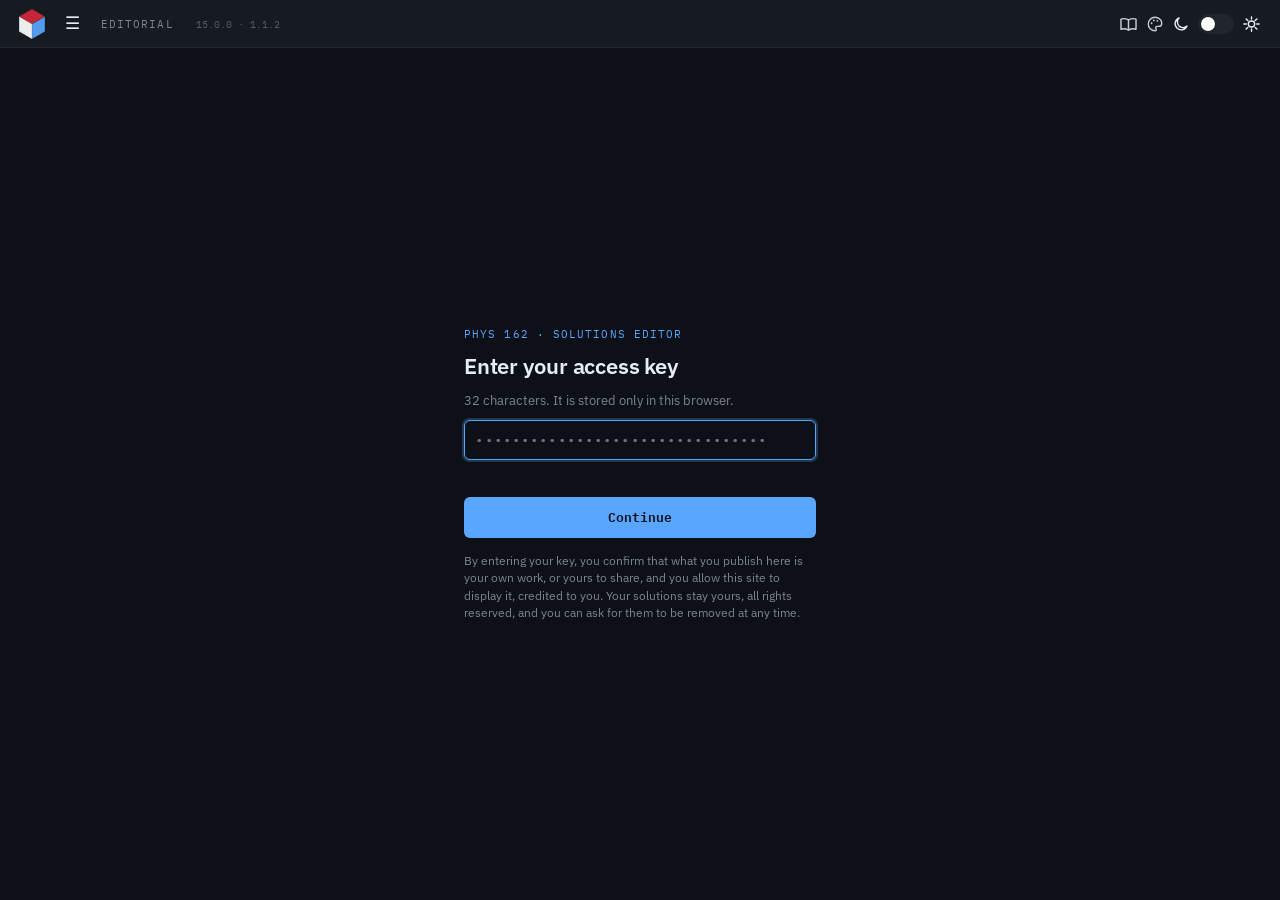
<file: editor/index.html>
<!DOCTYPE html>
<html lang="en">
<head data-course="phys162">
<!-- Change data-course per course site, exactly like the root index.html. -->
<meta charset="UTF-8">
<meta name="viewport" content="width=device-width, initial-scale=1.0, viewport-fit=cover">
<meta name="robots" content="noindex, nofollow">
<title>Flux | Editorial</title>
<!-- Absolute asset paths + base so this page works at /editor/ and /editor.
     Problem text uses site-root-relative image paths (course/images/...), which
     also resolve correctly thanks to this base. -->
<base href="/">
<link rel="icon" type="image/svg+xml" href="/favicon/favicon.svg">
<link rel="preconnect" href="https://fonts.googleapis.com">
<link rel="preconnect" href="https://fonts.gstatic.com" crossorigin>
<link href="https://fonts.googleapis.com/css2?family=IBM+Plex+Mono:wght@400;600;700&family=IBM+Plex+Sans:wght@300;400;600&family=STIX+Two+Text:ital,wght@0,400;1,400&family=Space+Grotesk:wght@400;500;700&family=Space+Mono:wght@400;700&family=Quicksand:wght@400;500;700&family=Kanit:ital,wght@1,900&display=swap" rel="stylesheet">
<link rel="stylesheet" href="/css/style.css">
<link rel="stylesheet" href="/css/figure.css">
<link rel="stylesheet" href="/vendor/tikzjax/fonts.css">
<link rel="stylesheet" href="/css/manual.css">
<link rel="stylesheet" href="/editor/editor.css">
<link rel="stylesheet" href="/editor/share-card.css">
<!-- MathJax, same config as the main site (STIX Two) -->
<script>
  try { localStorage.removeItem('MathJax-Menu-Settings'); } catch (e) {}
  window.MathJaxReady = new Promise(resolve => {
    window.MathJax = {
      tex: {
        inlineMath: [['$', '$'], ['\\(', '\\)']], displayMath: [['$$', '$$'], ['\\[', '\\]']],
        // Site-wide LaTeX macros — keep identical in index.html, offline.html and editor/index.html (and the TikZ preamble in editor/editor.js).
        macros: {
          dd:   ['\\mathrm{d}#1', 1],                                        // \dd{x}
          dv:   ['\\frac{\\mathrm{d}^{#1}#2}{\\mathrm{d}#3^{#1}}', 3, ''],  // \dv{x}{t}, \dv[2]{x}{t}
          pdv:  ['\\frac{\\partial^{#1}#2}{\\partial #3^{#1}}', 3, ''],     // \pdv{f}{x}, \pdv[2]{f}{x}
          vb:   ['\\mathbf{#1}', 1],                                        // bold vector
          vu:   ['\\hat{\\mathbf{#1}}', 1],                                 // unit vector
          abs:  ['\\left|#1\\right|', 1],
          norm: ['\\left\\|#1\\right\\|', 1]
        }
      },
      // displayOverflow: wide display equations (with their \tag) scroll — same as index.html.
      // fontPath: the font's on-demand glyph files, served locally — see index.html.
      chtml: { fontURL: 'vendor/mathjax/fonts/woff', fontPath: '[mathjax]/stix2-font', displayOverflow: 'scroll' },
      options: {
        skipHtmlTags: ['script', 'noscript', 'style', 'textarea', 'pre', 'code'],
        enableMenu: false,
        menuOptions: { settings: { assistiveMml: false, collapsible: false, explorer: false, inTabOrder: false } }
      },
      // One failed typeset must not fail every later one — see index.html.
      startup: { typeset: false, ready() {
        MathJax.startup.defaultReady();
        // Drop MathJax's entries for equations no longer in the page (they kept whole rebuilt screens in memory); rendered output untouched. Same as index.html.
        const pruneDetachedMath = () => { try { const list = MathJax.startup.document.math, dead = []; for (const item of list) { const node = item.typesetRoot || (item.start && item.start.node); if (node && !node.isConnected) dead.push(item); } if (dead.length) list.remove(...dead); } catch (e) {} };
        const typeset = MathJax.typesetPromise;
        MathJax.typesetPromise = (elements) => { MathJax.startup.promise = MathJax.startup.promise.then(pruneDetachedMath); const p = typeset(elements); MathJax.startup.promise = p.catch(() => { MathJax.typesetClear(elements); }); return p; };
        resolve();
      } }
    };
  });
</script>
<script defer id="MathJax-script" src="/vendor/mathjax/mathjax-stix2.js"></script>
</head>
<body class="ed">

<!-- Settings > Display > Icons (Classic), shared with the site: first in
     <body> so it wraps every emoji before anything paints. -->
<script src="/js/icons.js"></script>

<!-- ── Top bar: sidebar toggle (left), themes + day/night (right). Nothing else. ── -->
<div class="top-bar-backdrop" aria-hidden="true"></div>

<div class="ed-topleft">
  <!-- Back to the practice site. Absolute path so it works at /editor/ and
       /editor alike; the toggle, title and name sit to its right. -->
  <a class="ed-logo" href="/" title="Back to the main site" aria-label="Back to the main site">
    <img src="/favicon/favicon.svg" alt="" class="ed-logo-img">
  </a>
  <button class="ed-iconbtn" id="sbToggle" title="Toggle problem list" aria-label="Toggle problem list">☰</button>
  <span class="ed-title" id="edTitle">Editorial</span>
  <span class="ed-who" id="edWho"></span>
  <button class="ed-ver" id="edVer" hidden></button>
</div>

<div class="theme-toggle-wrap">
  <button class="palette-icon-btn" id="edManualBtn" title="Editor Manual" aria-label="Editor Manual" aria-expanded="false">📖</button>
  <button class="palette-icon-btn" id="paletteBtn" onclick="toggleThemePanel(event)" title="Color themes">🎨</button>
  <button type="button" class="theme-icon" onclick="setThemeMode(false)" title="Night mode">🌙</button>
  <div class="toggle-track" id="themeTrack" onclick="toggleTheme()"><div class="toggle-knob"></div></div>
  <button type="button" class="theme-icon" onclick="setThemeMode(true)" title="Day mode">☀️</button>
</div>

<div class="theme-panel" id="themePanel">
  <div class="theme-panel-title">Color theme</div>
  <div class="theme-grid" id="themeGrid"></div>
  <button class="theme-custom-btn" id="customThemeBtn" onclick="openCustomThemeModal()">🎛 Edit custom…</button>
</div>

<!-- Custom theme modal (same markup as the main site; logic is in js/themes.js) -->
<div class="theme-modal-overlay" id="customThemeOverlay" onclick="if(event.target===this)closeCustomThemeModal()">
  <div class="theme-modal">
    <div class="theme-modal-header"><span>🎛 Custom theme</span><button onclick="closeCustomThemeModal()">✕</button></div>
    <div class="theme-modal-tabs">
      <button class="ctm-tab" data-mode="night" onclick="ctmTabClick('night')">🌙 Night</button>
      <button class="ctm-tab" data-mode="day" onclick="ctmTabClick('day')">☀️ Day</button>
    </div>
    <div class="ctm-field"><label>Background</label><input type="color" id="ctm-bg" oninput="updateCustomField('bg', this.value)"></div>
    <div class="ctm-field"><label>Text</label><input type="color" id="ctm-text" oninput="updateCustomField('text', this.value)"></div>
    <div class="ctm-field"><label>Accent 1</label><input type="color" id="ctm-accent" oninput="updateCustomField('accent', this.value)"></div>
    <div class="ctm-field"><label>Accent 2</label><input type="color" id="ctm-accent2" oninput="updateCustomField('accent2', this.value)"></div>
    <div class="ctm-divider"></div>
    <div class="ctm-field"><label>Roundness</label><input type="range" id="ctm-radius" min="0.15" max="1.8" step="0.05" oninput="updateCustomRadius(this.value)"></div>
    <div class="ctm-field">
      <label>Font</label>
      <select id="ctm-font" onchange="updateCustomFont(this.value)">
        <option value="plex">Plex</option>
        <option value="grotesk">Grotesk</option>
        <option value="quicksand">Quicksand</option>
        <option value="mono">All-mono</option>
      </select>
    </div>
    <div class="ctm-preview" id="ctm-preview">
      <div class="ctm-preview-inner">
        <div class="ctm-preview-row">
          <span class="ctm-preview-chip accent">Accent</span>
          <span class="ctm-preview-chip accent2">Accent 2</span>
        </div>
        <div class="ctm-preview-text">The quick brown fox jumps.</div>
      </div>
    </div>
    <div class="ctm-actions">
      <button class="ctm-btn" onclick="closeCustomThemeModal()">Cancel</button>
      <button class="ctm-btn primary" onclick="saveCustomTheme()">Save &amp; apply</button>
    </div>
  </div>
</div>

<!-- ── Key gate (shown only when no key is stored) ── -->
<div class="ed-gate" id="edGate" hidden>
  <div class="ed-gate-box">
    <div class="db-offline-box"></div>
    <div class="ed-gate-eyebrow" id="edGateEyebrow">Solutions editor</div>
    <h1 class="ed-gate-title">Enter your access key</h1>
    <p class="ed-gate-sub">32 characters. It is stored only in this browser.</p>
    <input class="ed-input ed-gate-input" id="edKeyInput" type="password" autocomplete="off" autocapitalize="off" spellcheck="false" maxlength="64" placeholder="••••••••••••••••••••••••••••••••">
    <div class="ed-gate-err" id="edKeyErr" role="alert"></div>
    <button class="ed-btn primary" id="edKeyGo">Continue</button>
    <!-- Entering a key is the consent; nothing is recorded. Editors already
         signed in agreed when they entered theirs. -->
    <p class="ed-gate-consent" id="edGateConsent">By entering your key, you confirm that what you publish here is your own work, or yours to share, and you allow this site to display it, credited to you. Your solutions stay yours, all rights reserved, and you can ask for them to be removed at any time.</p>
  </div>
</div>

<!-- Over the app, which fills the page: drafts stay in this browser, so
     writing goes on while the database is off. -->
<div class="db-offline-box ed-db-offline"></div>

<!-- ── App ── -->
<div class="ed-app" id="edApp">

  <aside class="ed-sidebar" id="edSidebar" aria-label="Problems">
    <div class="ed-sb-head">
      <span title="Alt+↑ / Alt+↓: previous / next problem · Alt+N: next problem with no work">Problems</span>
      <span class="ed-sb-tools">
        <!-- "Mine": dots, the filter and Alt+N count only your own solutions
             (editor.js, setMineOnly). -->
        <button class="ed-filterbtn" id="edMine" aria-pressed="false" title="Count only my solutions: a problem with only someone else's has no dot, so the filter and Alt+N treat it as open work" aria-label="Count only my solutions">
          <svg viewBox="0 0 16 16" width="13" height="13" aria-hidden="true"><circle cx="8" cy="5.2" r="2.7" fill="none" stroke="currentColor" stroke-width="1.4"/><path d="M2.8 14c.6-2.9 2.7-4.4 5.2-4.4s4.6 1.5 5.2 4.4" fill="none" stroke="currentColor" stroke-width="1.4" stroke-linecap="round"/></svg>
        </button>
        <button class="ed-filterbtn" id="edFilter" aria-pressed="false" title="Show only problems with work (a dot)" aria-label="Show only problems with work">
          <svg viewBox="0 0 16 16" width="13" height="13" aria-hidden="true"><path d="M1.5 2.5h13l-5 6v4.5l-3 1.5v-6z" fill="none" stroke="currentColor" stroke-width="1.4" stroke-linejoin="round"/></svg>
        </button>
        <!-- "Others": only problems with someone else's solution, yours there
             or not (editor.js, onlyOthers). -->
        <button class="ed-filterbtn" id="edOthers" aria-pressed="false" title="Show only problems with other people's solutions (even if you have one there too)" aria-label="Show only problems with other people's solutions">
          <svg viewBox="0 0 16 16" width="13" height="13" aria-hidden="true"><circle cx="5.6" cy="5.4" r="2.3" fill="none" stroke="currentColor" stroke-width="1.3"/><path d="M1.4 13.6c.5-2.5 2.2-3.8 4.2-3.8s3.7 1.3 4.2 3.8" fill="none" stroke="currentColor" stroke-width="1.3" stroke-linecap="round"/><circle cx="11" cy="4.6" r="2" fill="none" stroke="currentColor" stroke-width="1.3"/><path d="M11.6 8.9c1.6.2 2.8 1.4 3.2 3.4" fill="none" stroke="currentColor" stroke-width="1.3" stroke-linecap="round"/></svg>
        </button>
      </span>
    </div>
    <div class="ed-list" id="edList"><div class="ed-note">Loading problems…</div></div>
    <div class="ed-sb-foot">
      <button class="ed-link" id="edCheckAll" title="Re-read every solution from the database and compare each one against its problem">Check all</button>
      <button class="ed-link" id="edEditors" aria-haspopup="dialog">Editors</button>
      <!-- Reviewers (level 3+) only: what level 1 editors submitted. -->
      <button class="ed-link" id="edReviews" aria-haspopup="dialog" hidden>Reviews</button>
    </div>
    <!-- Report from "Check all": fills in after the pass, and each line
         selects that problem. -->
    <div class="ed-check" id="edCheck" hidden></div>
  </aside>
  <div class="ed-scrim" id="edScrim"></div>

  <main class="ed-main">
    <div class="ed-probbar" id="edProbBar">
      <span class="ed-probkey" id="edProbKey">—</span>
      <button class="ed-statebtn" id="edStateToggle" aria-expanded="false" aria-controls="edState">
        <span id="edStatePill" class="ed-pill none">—</span><span class="ed-caret">▾</span>
      </button>
      <button class="ed-figtoggle" id="edFigToggle" aria-pressed="false">Hide figure</button>
      <button class="ed-probtoggle" id="edProbToggle" aria-expanded="false" aria-controls="edProb">Problem <span class="ed-caret">▾</span></button>
      <button class="ed-figtoggle" id="edFullPreview" title="Show this solution as readers will see it on the site, including unsaved changes">Full preview</button>
    </div>
    <!-- The problem's solutions, one per author, when there is a choice
         (renderVersions in editor.js): ★ = the default readers see first. -->
    <div class="ed-versions" id="edVersions" hidden></div>

    <div class="ed-state" id="edState">
      <div class="ed-state-rows">
        <div class="ed-state-row"><span>Current state:</span> <b id="edStCurrent">—</b></div>
        <div class="ed-state-row"><span>Sync state:</span> <b id="edStSync">—</b></div>
        <div class="ed-state-row"><span>Last saved:</span> <b id="edStWhen">—</b></div>
        <div class="ed-state-row"><span>By:</span> <b id="edStAuthor">—</b></div>
        <div class="ed-state-row" id="edStReviewRow" hidden><span>Review:</span> <b id="edStReview">—</b></div>
        <div class="ed-state-row"><span>Problem changed since:</span> <b id="edStStale">—</b></div>
        <div class="ed-state-row" title="Whether the stored figure was compiled with the current TikZ setup"><span>Figure setup:</span> <b id="edStBuild">—</b> <button class="ed-link ed-st-rebuild" id="edStBuildBtn" hidden title="Recompile the stored figure with the current setup and save it back with the same status, text and credit">Rebuild figure</button></div>
      </div>
      <div class="ed-state-actions">
        <button class="ed-abtn primary" id="edBtnPublish">Publish</button>
        <button class="ed-abtn" id="edBtnSave">Save draft</button>
        <button class="ed-abtn" id="edBtnUnpublish">Unpublish</button>
        <button class="ed-abtn" id="edBtnDefault" hidden title="Readers see this solution first; the others stay as tabs">Make default</button>
        <button class="ed-abtn primary" id="edBtnApprove" hidden>Approve</button>
        <button class="ed-abtn danger" id="edBtnReject" hidden>Reject…</button>
        <button class="ed-abtn" id="edBtnLoadEdit" hidden title="Put the submitted changes into this window to read them; nothing is saved">Load submitted edit</button>
        <button class="ed-abtn danger" id="edBtnReload">Load from database…</button>
        <button class="ed-abtn danger" id="edBtnClear">Clear this problem…</button>
        <button class="ed-abtn" id="edBtnHistory" title="Earlier versions of this problem kept in this browser">History…</button>
        <button class="ed-abtn" id="edBtnCheck" title="Read this problem from the database again and update the state above; the fields are left as they are">Check state</button>
        <button class="ed-abtn" id="edBtnExport">Export all as JSON</button>
      </div>
      <div class="ed-state-msg" id="edStMsg"></div>
      <div class="ed-state-note" id="edStNote" hidden></div>
    </div>
    <div class="ed-prob" id="edProb">
      <div class="ed-prob-text problem-text" id="edProbText"></div>
      <div class="ed-prob-ans" id="edProbAns"></div>
    </div>

    <div class="ed-split" id="edSplit">

      <!-- Left: inputs -->
      <section class="ed-left" id="edLeft">
        <div class="ed-field ed-figpart">
          <div class="ed-label">
            <span>Figure</span>
            <!-- How this problem's figure is written. Each kind keeps its own
                 text in the draft; only the selected one is saved. -->
            <span class="ed-seg" role="group" aria-label="Figure kind">
              <button type="button" class="ed-segbtn" data-kind="tikz" aria-pressed="true">TikZ</button>
              <button type="button" class="ed-segbtn" data-kind="svg" aria-pressed="false">SVG</button>
            </span>
          </div>
          <div class="ed-figsrc" id="edTikzPart">
            <div class="ed-preamble-row">
              <details class="ed-preamble">
                <summary>Preamble</summary>
                <pre id="edPreamble"></pre>
              </details>
              <button type="button" class="ed-hintbtn" id="edColorHint"
                title="How c1, c2, c3 and c4 look in every theme">🎨 Colors</button>
              <button type="button" class="ed-hintbtn" id="edFoldTikz" hidden
                title="Fold every block inside the picture (% ===== sections, \onstep, scope, \foreach…) to one line, inner ones too. The arrows next to the line numbers fold one block; Ctrl+Shift+[ / ] fold or unfold at the caret.">⊟ Fold all</button>
              <button type="button" class="ed-hintbtn ed-wrapbtn" id="edWrapTikz" aria-pressed="false"
                title="Wrap long lines instead of scrolling sideways (remembered for every problem)">↩ Wrap</button>
            </div>
            <textarea class="ed-input ed-code" id="edTikz" rows="10" spellcheck="false" autocapitalize="off" autocomplete="off" disabled
              placeholder="\begin{tikzpicture}&#10;  \useasboundingbox (0,0) rectangle (8,5);&#10;  \draw (0,0) rectangle (3,2);&#10;  \onstep{2}{\draw[c1,->] (1.5,1) -- (4,1);}&#10;\end{tikzpicture}"></textarea>
          </div>
          <div class="ed-figsrc" id="edSvgPart" hidden>
            <div class="ed-preamble-row">
              <details class="ed-preamble">
                <summary>How SVG figures work</summary>
                <pre id="edSvgHelp"></pre>
              </details>
              <button type="button" class="ed-hintbtn" id="edColorHintSvg"
                title="How #000, #f00, #00f and #eee look in every theme">🎨 Colors</button>
              <button type="button" class="ed-hintbtn" id="edLayersBtn" aria-haspopup="dialog"
                title="Layers, steps and colours of this figure">Layers &amp; colours</button>
              <button type="button" class="ed-hintbtn ed-wrapbtn" id="edWrapSvg" aria-pressed="false"
                title="Wrap long lines instead of scrolling sideways (remembered for every problem)">↩ Wrap</button>
            </div>
            <textarea class="ed-input ed-code" id="edSvg" rows="10" spellcheck="false" autocapitalize="off" autocomplete="off" disabled
              placeholder="&lt;g data-layer=&quot;Block&quot;&gt;&#10;  &lt;rect x=&quot;0&quot; y=&quot;40&quot; width=&quot;60&quot; height=&quot;40&quot; fill=&quot;#eee&quot; stroke=&quot;#000&quot;/&gt;&#10;&lt;/g&gt;&#10;&lt;g data-layer=&quot;Force&quot;&gt;&#10;  &lt;line x1=&quot;60&quot; y1=&quot;60&quot; x2=&quot;140&quot; y2=&quot;60&quot; stroke=&quot;#f00&quot; stroke-width=&quot;3&quot;/&gt;&#10;&lt;/g&gt;"></textarea>
            <label class="ed-svgbox" title="Leave empty to fit the box to what is drawn. Four numbers clip the figure to that box, like \useasboundingbox.">
              <span>Crop box</span>
              <input class="ed-input" id="edSvgBox" type="text" spellcheck="false" autocomplete="off" disabled placeholder="auto · or x y width height">
            </label>
          </div>
        </div>

        <div class="ed-field ed-figpart">
          <div class="ed-label"><span>Captions</span><span class="ed-badge" id="edStepBadge">1 step</span></div>
          <div class="ed-caps" id="edCaps"></div>
        </div>

        <div class="ed-field ed-field-grow">
          <div class="ed-label"><span>Solution</span></div>
          <textarea class="ed-input ed-code ed-sol" id="edSol" spellcheck="false" autocapitalize="off" autocomplete="off" disabled
            placeholder="Write the solution here. Inline math: $F = ma$"></textarea>
        </div>
      </section>

      <div class="ed-divider" id="edDivider" role="separator" tabindex="0" aria-label="Resize panels" title="Drag to resize · double-click to reset"></div>

      <!-- Right: previews (empty for now) -->
      <section class="ed-right" id="edRight">
        <div class="ed-card ed-figpart">
          <div class="ed-label">
            <span>Figure preview</span>
            <span class="ed-label-right">
              <span class="ed-status" id="edStatus"></span>
              <label class="ed-scale" title="Display size relative to the default (1.00). Scales the stored figure, no recompile.">
                Scale <input type="number" id="edScale" min="0.25" max="2" step="0.05" value="1.00" disabled>
              </label>
            </span>
          </div>
          <div class="ed-stage fig" id="edStage"><span class="ed-empty">No figure</span></div>
          <div class="ed-viewer" id="edViewer">
            <button class="ed-navbtn" id="edPrev" aria-label="Previous step" disabled>‹</button>
            <div class="ed-viewer-mid">
              <div class="ed-dots" id="edDots"></div>
              <div class="ed-stepno" id="edStepNo">Step 1 / 1</div>
            </div>
            <button class="ed-navbtn" id="edNext" aria-label="Next step" disabled>›</button>
          </div>
          <div class="ed-capshow sol-text" id="edCapShow"></div>
          <div class="ed-warn" id="edWarn" hidden></div>
          <details class="ed-log" id="edLogWrap" hidden>
            <summary>TeX log</summary>
            <pre id="edLog"></pre>
          </details>
        </div>

        <div class="ed-card ed-card-grow">
          <div class="ed-label"><span>Solution preview</span></div>
          <div class="ed-solview sol-text" id="edSolView"><span class="ed-empty">Nothing to show yet</span></div>
        </div>
      </section>

    </div>
  </main>
</div>

<!-- ── Editor manual (📖) ── Same docs layout as the practice site's manual
     (css/manual.css); content from editor/manual.json, logic in
     editor/manual.js. Covers the app and the key gate, under the top bar. -->
<div class="ed-manual" id="edManual" hidden>
  <div class="manual-wrap">
    <div class="manual-header">
      <div class="manual-header-left">
        <div class="manual-title">📖 Editor Manual</div>
      </div>
      <button type="button" class="stats-close-btn" id="edManualClose" title="Close" aria-label="Close manual">✕</button>
    </div>
    <div class="manual-body">
      <nav class="manual-sidebar" id="edmSidebar"></nav>
      <div class="manual-content" id="edmContent"></div>
    </div>
  </div>
</div>

<!-- Day/night + theme engine. -->
<script src="/js/course-config.js"></script>
<script src="/js/site-config.js"></script>
<script src="/js/db-status.js"></script>
<script src="/js/theme-colors.js"></script>
<script src="/js/themes.js"></script>
<script src="/js/math-render.js"></script>
<script src="/vendor/dompurify/purify.min.js"></script>
<script src="/js/figure.js"></script>
<script src="/editor/svg-figure.js"></script>
<script src="/js/solution-render.js"></script>
<script src="/vendor/html-to-image/html-to-image.min.js"></script>
<script src="/editor/share-card.js"></script>
<script src="/vendor/tikzjax/tikzjax.js"></script>
<!-- Swap this for /editor/store-mock.js to run the editor without a
     database (localStorage only) — same methods, nothing shared. -->
<script src="/editor/store.js"></script>
<script src="/editor/highlight.js"></script>
<script src="/js/scrollbars.js"></script>
<script src="/editor/editor.js"></script>
<script src="/editor/manual.js"></script>
</body>
</html>
</file>
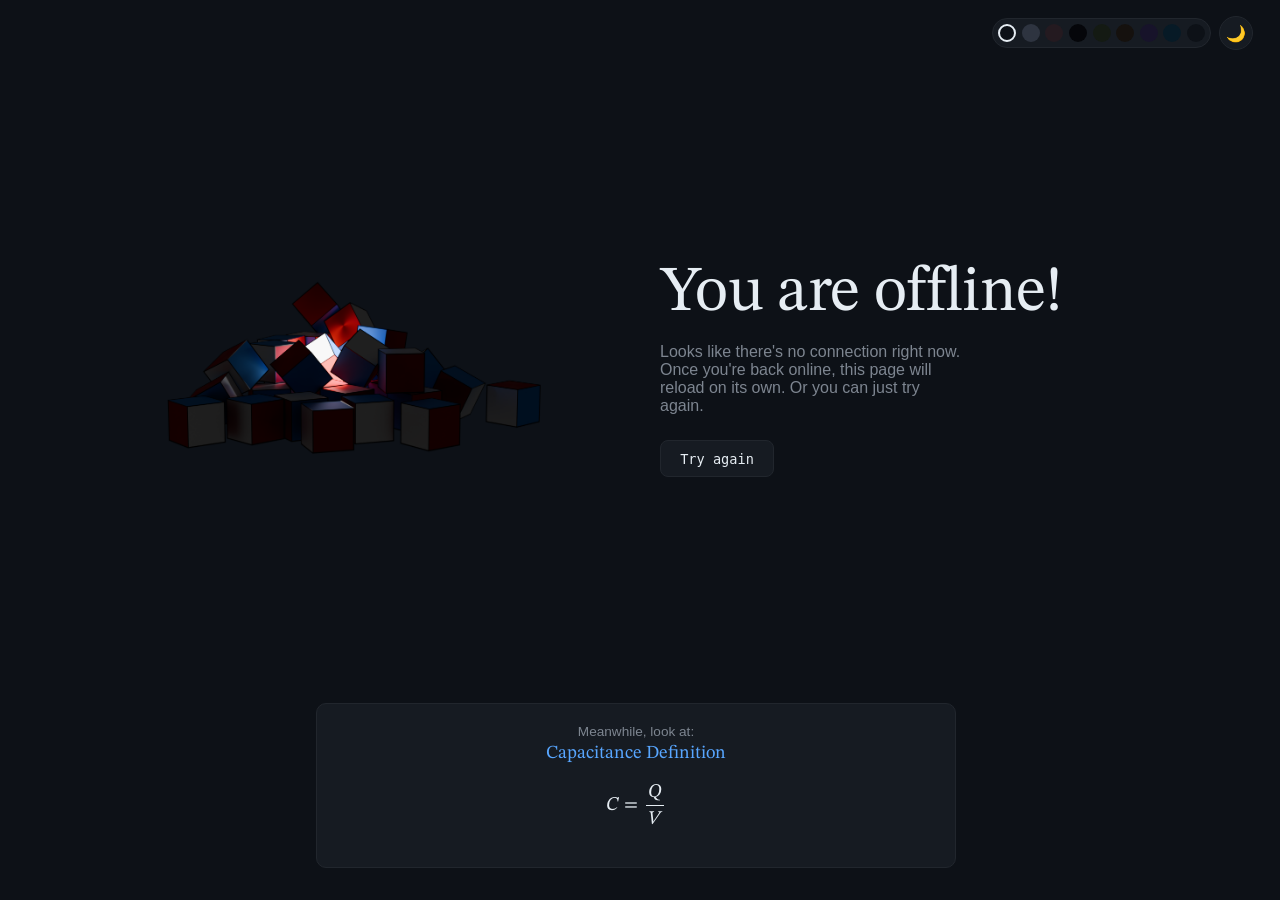
<file: offline.html>
<!DOCTYPE html>
<html lang="en">
<head data-course="phys162">
<!-- data-course must match the one on index.html's <head> — see
     js/course-config.js's COURSES.<course>.display (the <title> above is
     a placeholder, overwritten at load; edit course-config.js instead). -->
<meta charset="UTF-8" />
<meta name="viewport" content="width=device-width, initial-scale=1.0" />
<title>Flux | Offline</title>
<link rel="icon" href="favicon/favicon.svg" type="image/svg+xml" />

<!-- Same family as the rest of the site (see css/style.css's @import) — but
     this page is what shows up with NO internet, so this @import can't be
     relied on to actually load here. It's left in as a progressive
     enhancement for the rare case this page is opened while online; the
     font stack below always has a solid offline-safe fallback regardless. -->
<style>
  @import url('https://fonts.googleapis.com/css2?family=STIX+Two+Text:ital,wght@0,400;1,400&display=swap');
</style>

<!-- The ACTUAL theme colors (:root, body.light, and every
     body[data-theme="x"] preset) live only here — this page no longer
     keeps its own copy of them, so a color change in style.css shows up
     here too with no separate edit. -->
<link rel="stylesheet" href="css/style.css" />

<style>
  :root { --serif: 'STIX Two Text', Georgia, 'Cambria', serif; }

  * { box-sizing: border-box; }
  html, body { height: 100%; margin: 0; }
  body {
    background: var(--bg);
    color: var(--text);
    font-family: var(--sans);
    display: flex;
    flex-direction: column;
    align-items: center;
    min-height: 100vh;
    padding: 2rem 1.5rem;
  }

  /* ── Top-right controls: theme swatches + day/night toggle ── */
  .offline-controls {
    position: absolute;
    top: 1rem;
    right: 1.2rem;
    display: flex;
    align-items: center;
    gap: 0.5rem;
  }
  .offline-swatches {
    display: flex;
    gap: 0.35rem;
    background: var(--surface);
    border: 1px solid var(--border);
    border-radius: calc(20px * var(--radius-mult));
    padding: 0.3rem;
  }
  .offline-swatch {
    width: 18px;
    height: 18px;
    border-radius: 50%;
    border: 2px solid transparent;
    cursor: pointer;
    padding: 0;
  }
  .offline-swatch.active { border-color: var(--text); }
  .offline-daynight {
    background: var(--surface);
    border: 1px solid var(--border);
    color: var(--text);
    border-radius: calc(20px * var(--radius-mult));
    width: 34px;
    height: 34px;
    font-size: 1rem;
    cursor: pointer;
    display: flex;
    align-items: center;
    justify-content: center;
  }
  .offline-daynight:hover, .offline-swatch:hover { filter: brightness(1.15); }

  .offline-wrap {
    flex: 1;
    display: flex;
    align-items: center;
    justify-content: center;
    gap: 3rem;
    max-width: 1100px;
    width: 100%;
    margin-top: 2.5rem;
  }
  .offline-art { flex: 1 1 0; min-width: 0; display: flex; align-items: center; justify-content: center; }
  .offline-art img { width: 100%; max-width: 420px; height: auto; display: block; }

  .offline-copy { flex: 1 1 0; min-width: 0; }
  .offline-copy h1 {
    font-family: var(--serif);
    font-weight: 400;
    font-size: clamp(2.4rem, 5vw, 4rem);
    line-height: 1.1;
    margin: 0 0 0.9rem;
    color: var(--text);
  }
  .offline-copy p {
    font-family: var(--sans);
    font-size: 1rem;
    color: var(--muted);
    margin: 0 0 1.6rem;
    max-width: 34ch;
  }
  .offline-retry {
    font-family: var(--mono);
    font-size: 0.85rem;
    background: var(--surface);
    color: var(--text);
    border: 1px solid var(--border);
    border-radius: calc(8px * var(--radius-mult));
    padding: 0.6rem 1.2rem;
    cursor: pointer;
    transition: border-color 0.15s, color 0.15s;
  }
  .offline-retry:hover { border-color: var(--accent); color: var(--accent); }

  /* ── "Meanwhile, look at..." law-of-the-moment panel ── */
  .offline-law {
    /* At least 640px (or the full width when narrower), wider when the
       equation needs it — the equation never gets its own scroll box. */
    box-sizing: border-box;
    width: fit-content;
    min-width: min(640px, 100%);
    margin: 2.5rem auto 0;
    padding: 1.2rem 1.5rem 1.5rem;
    background: var(--surface);
    border: 1px solid var(--border);
    border-radius: calc(10px * var(--radius-mult));
    text-align: center;
  }
  .offline-law-intro {
    font-family: var(--sans);
    font-size: 0.85rem;
    color: var(--muted);
    margin: 0 0 0.2rem;
  }
  .offline-law-name {
    font-family: var(--serif);
    font-size: 1.15rem;
    color: var(--accent);
    margin: 0 0 0.7rem;
  }
  .offline-law-eq { font-size: 1.1rem; min-height: 1.6em; }
  .offline-law-eq mjx-container { overflow: visible !important; }

  @media (max-width: 720px) {
    .offline-wrap { flex-direction: column; gap: 1.5rem; text-align: center; margin-top: 3.5rem; }
    .offline-art { flex: 0 0 auto; }
    .offline-art img { max-width: 280px; }
    .offline-copy p { max-width: none; }
  }
</style>
</head>
<body>

<!-- Must load before the inline script right below, which needs
     STORAGE_PREFIX immediately (before paint). -->
<script src="js/course-config.js"></script>

<script>
  // Applied immediately (before paint) to avoid a flash of the wrong
  // mode — same key/values the main site itself reads/writes (see
  // js/quiz-engine.js / js/easter.js): '<prefix>-theme' = 'light'/'dark'.
  // Which PRESET (data-theme attribute) is active is handled a few lines
  // down by the real js/themes.js once it loads, same as index.html.
  try {
    if (localStorage.getItem(STORAGE_PREFIX + '-theme') === 'light') document.body.classList.add('light');
  } catch (e) { /* localStorage can throw in some locked-down contexts — falls back to dark */ }
</script>

<div class="offline-controls">
  <div class="offline-swatches" id="offlineSwatches"></div>
  <button class="offline-daynight" id="offlineDayNightBtn" onclick="offlineToggleDayNight()" title="Toggle day/night"></button>
</div>

<div class="offline-wrap">
  <div class="offline-art">
    <img id="offlineArt" src="images/offline/dark.webp" alt="A scattered pile of red, white, and blue cubes" />
  </div>
  <div class="offline-copy">
    <h1>You are offline!</h1>
    <p>Looks like there's no connection right now. Once you're back online, this page will reload on its own. Or you can just try again.</p>
    <button class="offline-retry" onclick="location.reload()">Try again</button>
  </div>
</div>

<div class="offline-law">
  <p class="offline-law-intro">Meanwhile, look at:</p>
  <p class="offline-law-name" id="offlineLawName">—</p>
  <div class="offline-law-eq" id="offlineLawEq">$$\ $$</div>
</div>

<!-- ── MathJax (STIX Two font), loaded from the local vendor copy so this
     still works with zero connection — see index.html's own copy of this
     same config block for why MathJaxReady exists. ── -->
<script>
  window.MathJaxReady = new Promise(resolve => {
    window.MathJax = {
      tex: {
        inlineMath: [['$', '$'], ['\\(', '\\)']],
        displayMath: [['$$', '$$'], ['\\[', '\\]']],
        // Site-wide LaTeX macros — keep identical in index.html, offline.html and editor/index.html (and the TikZ preamble in editor/editor.js).
        macros: {
          dd:   ['\\mathrm{d}#1', 1],                                        // \dd{x}
          dv:   ['\\frac{\\mathrm{d}^{#1}#2}{\\mathrm{d}#3^{#1}}', 3, ''],  // \dv{x}{t}, \dv[2]{x}{t}
          pdv:  ['\\frac{\\partial^{#1}#2}{\\partial #3^{#1}}', 3, ''],     // \pdv{f}{x}, \pdv[2]{f}{x}
          vb:   ['\\mathbf{#1}', 1],                                        // bold vector
          vu:   ['\\hat{\\mathbf{#1}}', 1],                                 // unit vector
          abs:  ['\\left|#1\\right|', 1],
          norm: ['\\left\\|#1\\right\\|', 1]
        }
      },
      // displayOverflow: unlike index.html, no scroll box — there is only one
      // equation here and its panel grows to fit it (.offline-law).
      // fontPath: the font's on-demand glyph files, served locally — see index.html.
      chtml: { fontURL: 'vendor/mathjax/fonts/woff', fontPath: '[mathjax]/stix2-font', displayOverflow: 'overflow' },
      options: { skipHtmlTags: ['script', 'noscript', 'style', 'textarea', 'pre', 'code'] },
      // One failed typeset must not fail every later one — see index.html.
      startup: { typeset: false, ready() {
        MathJax.startup.defaultReady();
        // Drop MathJax's entries for equations no longer in the page (they kept whole rebuilt screens in memory); rendered output untouched. Same as index.html.
        const pruneDetachedMath = () => { try { const list = MathJax.startup.document.math, dead = []; for (const item of list) { const node = item.typesetRoot || (item.start && item.start.node); if (node && !node.isConnected) dead.push(item); } if (dead.length) list.remove(...dead); } catch (e) {} };
        const typeset = MathJax.typesetPromise;
        MathJax.typesetPromise = (elements) => { MathJax.startup.promise = MathJax.startup.promise.then(pruneDetachedMath); const p = typeset(elements); MathJax.startup.promise = p.catch(() => { MathJax.typesetClear(elements); }); return p; };
        resolve();
      } }
    };
  });
</script>
<script defer id="MathJax-script" src="vendor/mathjax/mathjax-stix2.js"></script>

<!-- Same two files, same order, as index.html — this is what makes the
     theme colors/preset list/custom-theme math REFERENCED rather than
     duplicated: THEMES, deriveTheme(), applyColorTheme(), getCustomDraft()
     etc. below all come from this actual js/themes.js, not a copy of it. -->
<script src="js/banner-manager.js"></script>
<script src="js/themes.js"></script>

<script>
  // ── Theme switcher + day/night toggle ──
  // Builds its own small swatch row (no matching #themeGrid markup here for
  // renderThemeGrid() to target) but calls the REAL applyColorTheme() /
  // getCustomDraft() / deriveTheme() from js/themes.js above for every
  // color decision — this page never hardcodes a theme's hex values.
  function offlineRenderSwatches() {
    var wrap = document.getElementById('offlineSwatches');
    var cur = getColorTheme();
    var isLight = document.body.classList.contains('light');
    var custom = getCustomDraft();
    wrap.innerHTML = '';
    THEMES.forEach(function (t) {
      var b = document.createElement('button');
      b.type = 'button';
      b.className = 'offline-swatch' + (cur === t.id ? ' active' : '');
      b.style.background = isLight ? t.day.bg : t.night.bg;
      b.title = t.name;
      b.onclick = function () { applyColorTheme(t.id, true); offlineRenderSwatches(); };
      wrap.appendChild(b);
    });
    var cb = document.createElement('button');
    cb.type = 'button';
    cb.className = 'offline-swatch' + (cur === 'custom' ? ' active' : '');
    cb.style.background = isLight ? custom.day.bg : custom.night.bg;
    cb.title = 'Custom';
    cb.onclick = function () { applyColorTheme('custom', true); offlineRenderSwatches(); };
    wrap.appendChild(cb);
  }

  function offlineUpdateDayNightBtn() {
    document.getElementById('offlineDayNightBtn').textContent =
      document.body.classList.contains('light') ? '☀️' : '🌙';
  }

  function offlineToggleDayNight() {
    var isLight = document.body.classList.toggle('light');
    localStorage.setItem(STORAGE_PREFIX + '-theme', isLight ? 'light' : 'dark');
    if (typeof noteUnsyncedSettingEdit === 'function') noteUnsyncedSettingEdit('theme.mode'); // js/themes.js
    if (typeof window.__applyCustomOnModeChange === 'function') window.__applyCustomOnModeChange();
    document.getElementById('offlineArt').src = isLight ? 'images/offline/light.webp' : 'images/offline/dark.webp';
    offlineUpdateDayNightBtn();
    offlineRenderSwatches();
  }

  document.getElementById('offlineArt').src = document.body.classList.contains('light')
    ? 'images/offline/light.webp' : 'images/offline/dark.webp';
  offlineUpdateDayNightBtn();
  offlineRenderSwatches();

  // ── Law of the moment ──
  // course/offline-laws.json is precached by sw.js alongside this page,
  // so this fetch resolves from Cache Storage with no network at all —
  // one random law shown per page load.
  function renderOfflineMath() {
    var el = document.getElementById('offlineLawEq');
    if (window.MathJax && window.MathJax.typesetPromise) {
      MathJax.typesetPromise([el]).catch(function (err) { console.error('MathJax render error:', err); });
    } else if (window.MathJaxReady) {
      window.MathJaxReady.then(function () {
        MathJax.typesetPromise([el]).catch(function (err) { console.error('MathJax render error:', err); });
      });
    }
  }
  fetch('course/offline-laws.json')
    .then(function (r) { return r.json(); })
    .then(function (laws) {
      var law = laws[Math.floor(Math.random() * laws.length)];
      document.getElementById('offlineLawName').textContent = law.name;
      document.getElementById('offlineLawEq').textContent = '$$' + law.latex + '$$';
      renderOfflineMath();
    })
    .catch(function (err) { console.error('Could not load offline laws:', err); });

  // Auto-retry once the browser tells us connectivity is back, so the
  // person doesn't have to remember to hit "Try again" themselves.
  window.addEventListener('online', () => location.reload());
</script>

</body>
</html>
</file>
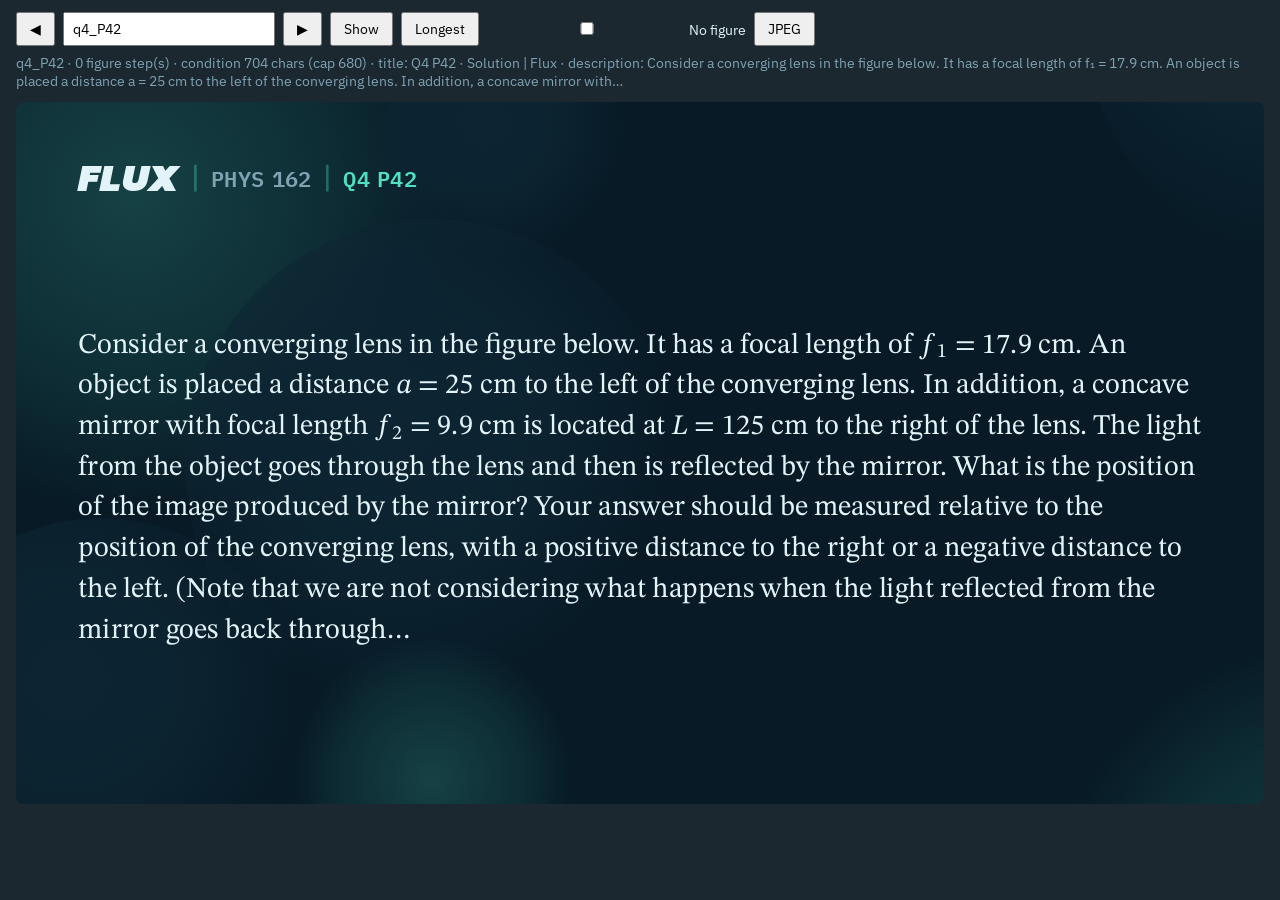
<file: editor/share-card.html>
<!DOCTYPE html>
<html lang="en">
<head data-course="phys162">
<!-- Test view of the shared-solution preview card (editor/share-card.js).
     Change data-course per course site, exactly like editor/index.html.
     ?key=q3_P148i opens that problem; &fig=q3_P2i borrows that solution's
     figure; &nofig=1 leaves the figure out (shows the solution text
     instead); &jpeg=1 replaces the card with the JPEG the editor would
     store; &bare=1 shows only the card, at full size in the top-left
     corner (for screenshots). -->
<meta charset="UTF-8">
<meta name="viewport" content="width=device-width, initial-scale=1.0">
<meta name="robots" content="noindex, nofollow">
<title>Share Card Preview</title>
<base href="/">
<link rel="icon" type="image/svg+xml" href="/favicon/favicon.svg">
<link rel="preconnect" href="https://fonts.googleapis.com">
<link rel="preconnect" href="https://fonts.gstatic.com" crossorigin>
<link href="https://fonts.googleapis.com/css2?family=IBM+Plex+Mono:wght@400;600&family=IBM+Plex+Sans:wght@400;600&family=STIX+Two+Text:ital,wght@0,400;1,400&family=Kanit:ital,wght@1,900&display=swap" rel="stylesheet">
<link rel="stylesheet" href="/css/figure.css">
<link rel="stylesheet" href="/vendor/tikzjax/fonts.css">
<link rel="stylesheet" href="/editor/share-card.css">
<style>
  body { margin: 0; background: #1b2830; color: #e3f4f8; font: 14px 'IBM Plex Sans', sans-serif; }
  .bar { display: flex; flex-wrap: wrap; gap: 8px; align-items: center; padding: 12px 16px; }
  .bar input { font: inherit; padding: 6px 8px; width: 12rem; }
  .bar button { font: inherit; padding: 6px 12px; cursor: pointer; }
  .bar .info { color: #7fa3b3; }
  .frame { margin: 0 16px 16px; overflow: hidden; border-radius: 8px; }
  .frame > .host { width: 1920px; height: 1080px; transform-origin: 0 0; }
  body.bare { background: none; }
  body.bare .bar { display: none; }
  body.bare .frame { margin: 0; border-radius: 0; }
</style>
<!-- MathJax, same config as the main site (STIX Two) — keep the macros in
     step with index.html. -->
<script>
  window.MathJaxReady = new Promise(resolve => {
    window.MathJax = {
      tex: {
        inlineMath: [['$', '$'], ['\\(', '\\)']], displayMath: [['$$', '$$'], ['\\[', '\\]']],
        macros: {
          dd:   ['\\mathrm{d}#1', 1],
          dv:   ['\\frac{\\mathrm{d}^{#1}#2}{\\mathrm{d}#3^{#1}}', 3, ''],
          pdv:  ['\\frac{\\partial^{#1}#2}{\\partial #3^{#1}}', 3, ''],
          vb:   ['\\mathbf{#1}', 1],
          vu:   ['\\hat{\\mathbf{#1}}', 1],
          abs:  ['\\left|#1\\right|', 1],
          norm: ['\\left\\|#1\\right\\|', 1]
        }
      },
      chtml: { fontURL: 'vendor/mathjax/fonts/woff', fontPath: '[mathjax]/stix2-font' },
      options: { enableMenu: false, menuOptions: { settings: { assistiveMml: false } } },
      startup: { typeset: false, ready() { MathJax.startup.defaultReady(); resolve(); } }
    };
  });
</script>
<script defer id="MathJax-script" src="/vendor/mathjax/mathjax-stix2.js"></script>
</head>
<body>

<div class="bar">
  <button id="prev" title="Previous published solution">◀</button>
  <input id="key" list="keys" placeholder="q3_P148i" spellcheck="false">
  <datalist id="keys"></datalist>
  <button id="next" title="Next published solution">▶</button>
  <button id="go">Show</button>
  <button id="longest" title="The longest condition in the course">Longest</button>
  <label><input type="checkbox" id="nofig"> No figure</label>
  <button id="jpeg" title="Show the stored image instead of the live card">JPEG</button>
  <span class="info" id="info"></span>
</div>
<div class="frame" id="frame"><div class="host" id="host"></div></div>

<script src="/js/course-config.js"></script>
<script src="/course/quizzes/quiz1.js"></script>
<script src="/course/quizzes/quiz2.js"></script>
<script src="/course/quizzes/quiz3.js"></script>
<script src="/course/quizzes/quiz4.js"></script>
<script src="/course/quizzes/quizzes.js"></script>
<script src="/vendor/dompurify/purify.min.js"></script>
<script src="/js/figure.js"></script>
<script src="/js/solution-render.js"></script>
<script src="/vendor/html-to-image/html-to-image.min.js"></script>
<script src="/editor/share-card.js"></script>
<script>
(function () {
  'use strict';
  const $ = (id) => document.getElementById(id);
  const params = new URLSearchParams(location.search);
  if (params.get('bare') === '1') document.body.classList.add('bare');
  $('nofig').checked = params.get('nofig') === '1';

  const headers = { apikey: SUPABASE_PUBLISHABLE_KEY, Authorization: `Bearer ${SUPABASE_PUBLISHABLE_KEY}` };
  const REST = `${SUPABASE_URL}/rest/v1/problem_solutions`;
  let published = [];

  function fitFrame() {
    const host = $('host');
    const s = document.body.classList.contains('bare') ? 1 : Math.min(1, ($('frame').parentNode.clientWidth - 32) / ShareCard.W);
    host.style.transform = `scale(${s})`;
    $('frame').style.width = ShareCard.W * s + 'px';
    $('frame').style.height = ShareCard.H * s + 'px';
  }
  addEventListener('resize', fitFrame);

  function parseKey(key) {
    const m = /^q(\d+)_(.+)$/i.exec(String(key).trim());
    return m ? { quiz: +m[1], id: m[2] } : null;
  }

  // figKey: take the figure from another solution (to try a long
  // condition, which has no solution of its own, next to a figure).
  async function show(key, figKey) {
    const k = parseKey(key);
    const problem = k && getQuizProblem(k.quiz, k.id);
    if (!problem) { $('info').textContent = `No problem "${key}".`; return; }
    figKey = figKey || key;
    $('key').value = key;
    const q = new URLSearchParams({ key });
    if (figKey !== key) q.set('fig', figKey);
    if ($('nofig').checked) q.set('nofig', '1');
    if (document.body.classList.contains('bare')) q.set('bare', '1');
    history.replaceState(null, '', `${location.pathname}?${q}`);
    $('info').textContent = 'Loading…';

    const row = async (k) => {
      const r = await fetch(`${REST}?select=figure,solution&problem_key=eq.${encodeURIComponent(k)}&status=eq.published&limit=1`, { headers });
      return ((r.ok ? await r.json() : [])[0]) || null;
    };
    let steps = [], solution = '';
    try {
      const own = await row(key);
      const figRow = figKey === key ? own : await row(figKey);
      solution = (own && own.solution) || '';
      steps = (!$('nofig').checked && figRow && figRow.figure && figRow.figure.steps) || [];
    } catch (e) { /* offline: text only */ }

    const n = problemNumber(k.quiz, k.id);
    await ShareCard.build($('host'), {
      brand: BRAND_NAME,
      course: COURSE_CODE_DISPLAY,
      label: `Q${k.quiz} ${n ? 'P' + n : k.id}`,
      condition: problem.text,
      steps,
      solution,
    });
    const len = ShareCard.conditionText(problem.text).length;
    const meta = ShareCard.linkText({ app: APP_NAME, label: `Q${k.quiz} ${n ? 'P' + n : k.id}`, condition: problem.text });
    $('info').textContent = `${key}${figKey !== key ? ` (figure of ${figKey})` : ''} · ${steps.length} figure step(s)`
      + ` · condition ${len} chars (cap ${ShareCard.TEXT_CAP}) · title: ${meta.title} · description: ${meta.description}`;
    if (params.get('jpeg') === '1') await showJpeg();
    document.body.dataset.ready = '1';
  }

  // Swaps the live card for the image made from it, to check nothing is
  // lost on the way (fonts, maths, figure, fade).
  async function showJpeg() {
    const card = $('host').firstElementChild;
    if (!card || card.tagName === 'IMG') return;
    const t = performance.now();
    let url;
    try { url = await ShareCard.toJpeg(card); } catch (e) {
      $('info').textContent += ` · JPEG failed: ${e && e.message || e}`;
      document.title = `JPEG failed: ${e && e.message || e}`;
      return;
    }
    const kb = Math.round((url.length - url.indexOf(',') - 1) * 3 / 4 / 1024);
    const img = new Image();
    img.src = url;
    await img.decode();
    $('host').textContent = '';
    $('host').appendChild(img);
    $('info').textContent += ` · JPEG ${kb} KB in ${Math.round(performance.now() - t)} ms`;
    document.title = `JPEG ${kb} KB ${Math.round(performance.now() - t)} ms`;
  }

  function step(dir) {
    if (!published.length) return;
    const i = published.indexOf($('key').value);
    show(published[(i + dir + published.length) % published.length]);
  }

  function longestKey() {
    let best = null, len = -1;
    QUIZZES.forEach((q, qi) => (q.problems || []).forEach((p) => {
      const l = ShareCard.conditionText(p.text).length;
      if (l > len) { len = l; best = `q${qi + 1}_${p.id}`; }
    }));
    return best;
  }

  $('go').onclick = () => show($('key').value);
  $('key').onkeydown = (e) => { if (e.key === 'Enter') show($('key').value); };
  $('prev').onclick = () => step(-1);
  $('next').onclick = () => step(1);
  $('longest').onclick = () => show(longestKey(), published[0]);
  $('nofig').onchange = () => show($('key').value, params.get('fig'));
  $('jpeg').onclick = showJpeg;

  fitFrame();
  fetch(`${REST}?select=problem_key&status=eq.published&order=problem_key`, { headers })
    .then((r) => (r.ok ? r.json() : []))
    .then((rows) => {
      published = rows.map((r) => r.problem_key);
      $('keys').innerHTML = published.map((k) => `<option value="${k}">`).join('');
    })
    .catch(() => {})
    .finally(() => show(params.get('key') || published[0] || longestKey(), params.get('fig')));
})();
</script>
</body>
</html>
</file>
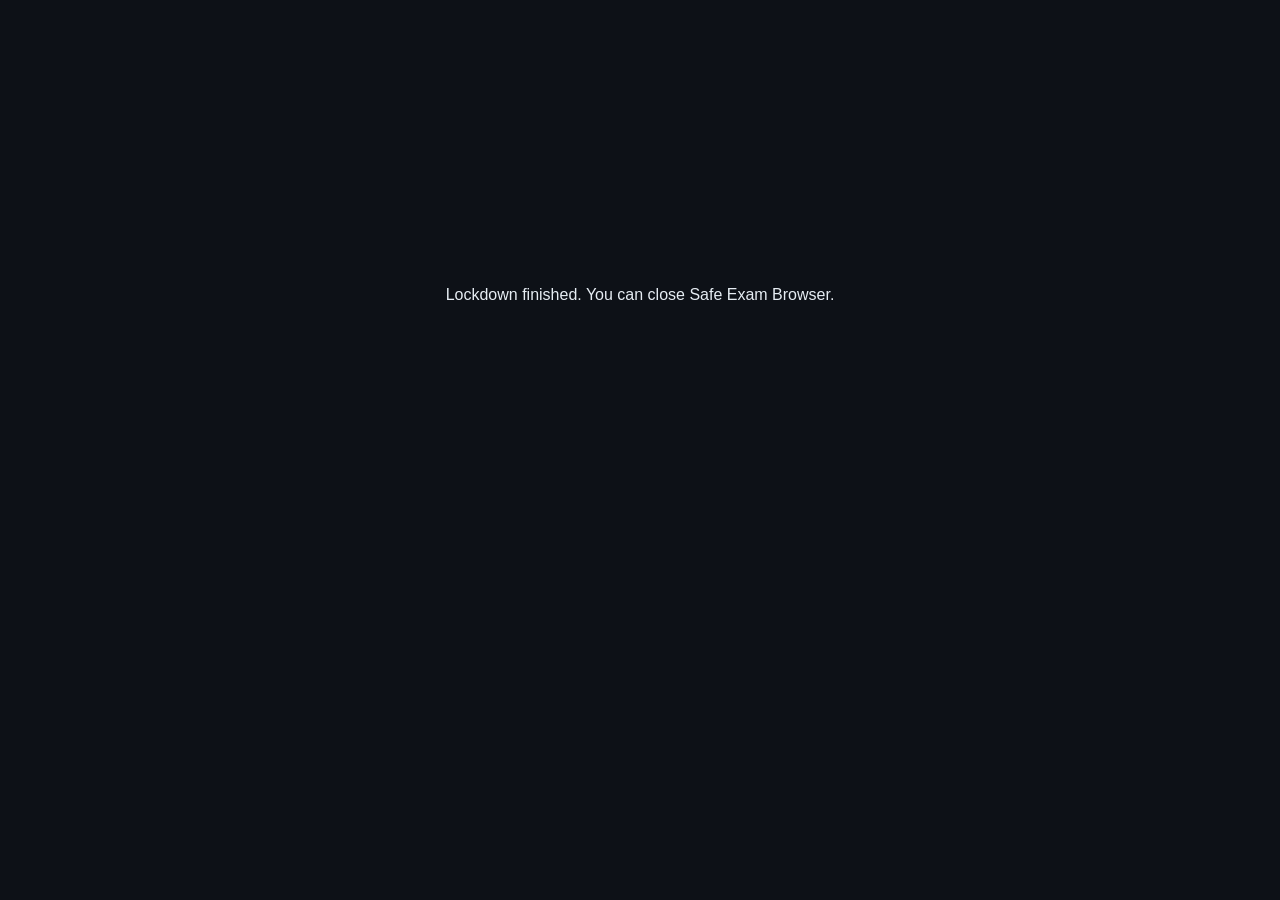
<file: seb/quit.html>
<!doctype html>
<html lang="en">
<head>
<meta charset="utf-8">
<meta name="viewport" content="width=device-width, initial-scale=1">
<title>Lockdown finished</title>
<style>
  body { margin: 0; padding: 16px; background: #0d1117; color: #e6edf3; font-family: sans-serif; text-align: center; }
  p { margin-top: 30vh; }
</style>
</head>
<body>
<!-- Safe Exam Browser closes before showing this page (quitURL in
     tools/seb/make_config.py). It is here for the case where it doesn't. -->
<p>Lockdown finished. You can close Safe Exam Browser.</p>
</body>
</html>
</file>
<file: css/style.css>
/* IBM Plex/Bangers/STIX/Space/Quicksand font imports moved to a
   <link rel="stylesheet"> in index.html's <head> (next to the Google Sans
   Flex link) — @import here was only discovered by the browser after this
   101KB file finished downloading AND parsing, which serialized
   HTML → style.css → font CSS → font files instead of letting the
   preload scanner fetch the font CSS in parallel with everything else. */

  :root {
    --bg: #0d1117;
    --surface: #161b22;
    --border: #21262d;
    --accent: #58a6ff;
    --accent-dim: #1f3a5a;
    --correct: #3fb950;
    --partial: #d29922;
    --wrong: #f85149;
    --text: #e6edf3;
    --muted: #7d8590;
    --mono: 'IBM Plex Mono', monospace;
    --sans: 'IBM Plex Sans', sans-serif;
    --splash-font: 'Bangers', var(--sans);
    --splash-color: #ffe14d;
    /* ── Illustration accent colors (dark theme) ── */
    --svg-blue: #79AFFF;
    --svg-red:  #FF8A98;

    /* ── RGB triplets (same colors as above, comma form) ──
       Needed anywhere we calculate an alpha-blended variant of a
       theme color, e.g. rgba(var(--accent-rgb), 0.1). Keeping these
       in sync with the hex vars above is what lets every translucent
       tint on the site recolor itself when the theme changes. */
    --accent-rgb:  88,166,255;
    --correct-rgb: 63,185,80;
    --partial-rgb: 210,153,34;
    --wrong-rgb:   248,81,73;

    /* ── Fixed chrome constants ──
       A handful of UI elements (toggle-switch knobs, text sitting on
       top of an accent-colored button) intentionally stay the same
       regardless of theme. They're still variables — not literals —
       so a future theme can override them if it ever needs to. */
    --chrome-light: #ffffff;
    --chrome-dark:  #0d1117;
    --shadow:       #000000;
    --radius-mult: 1;

    /* ── Top bar backdrop height ──
       Single source of truth for how tall the fixed top strip (logo +
       settings/manual/palette/theme-toggle row) is reserved as. Used by
       both .top-bar-backdrop's own height and body's top padding below,
       so page content always starts exactly at the backdrop's bottom edge
       — never underneath it (even unscrolled, at the very top of a page)
       and never with an oversized gap either. Change this one value if the
       icon row ever grows/shrinks; the two spots that use it stay in sync
       automatically instead of drifting apart. */
    --top-bar-h: 3rem;
    --accent2: var(--svg-red);
    --accent2-rgb: 255,138,152;
    --splash-stroke: var(--shadow);
  }

  /* ── Light theme overrides ── */
  body.light {
    --bg: #ffffff;
    --surface: #f2f2f2;
    --border: #d0d7de;
    --accent: #0969da;
    --accent-dim: #dbeafe;
    --correct: #1a7f37;
    --partial: #9a6700;
    --wrong: #cf222e;
    --text: #1f2328;
    --muted: #656d76;
    /* Bright yellow reads great on the dark bg but disappears on white,
       so light theme gets a deeper goldenrod that keeps the "yellow"
       feel while staying readable. */
    --splash-color: #b8790a;
    /* ── Illustration accent colors (light theme) ── */
    --svg-blue: #2C6DD5;
    --svg-red:  #C73A4A;

    /* ── RGB triplets (light theme) ── */
    --accent-rgb:  9,105,218;
    --correct-rgb: 26,127,55;
    --partial-rgb: 154,103,0;
    --wrong-rgb:   207,34,46;
    --accent2: var(--svg-red);
    --accent2-rgb: 199,58,74;
  }

  /* ═══ Color themes ═══ Each theme = dark (body[data-theme=X]) + light
     (body[data-theme=X].light) block. Full var override, no inheritance
     from :root, so themes can differ in tone/mood, not just hue. */

  /* ── Nord: arctic frost, crisp & minimal ── */
  body[data-theme="nord"] {
    --bg:#2E3440; --surface:#3B4252; --border:#434C5E; --text:#ECEFF4; --muted:#8391A6;
    --accent:#88C0D0; --accent-dim:#3b5b63; --accent2:#B48EAD; --accent2-rgb:180,142,173;
    --correct:#A3BE8C; --partial:#EBCB8B; --wrong:#BF616A;
    --accent-rgb:136,192,208; --correct-rgb:163,190,140; --partial-rgb:235,203,139; --wrong-rgb:191,97,106;
    --svg-blue:var(--accent); --svg-red:var(--accent2); --splash-color:#8FBCBB;
    --chrome-light:#ECEFF4; --chrome-dark:#2E3440; --shadow:#000000; --radius-mult:0.6;
  }
  body[data-theme="nord"].light {
    --bg:#ECEFF4; --surface:#E5E9F0; --border:#D8DEE9; --text:#2E3440; --muted:#4C566A;
    --accent:#4C7EA8; --accent-dim:#d3e3ee; --accent2:#8067A8; --accent2-rgb:128,103,168;
    --correct:#4C8C5C; --partial:#B5892E; --wrong:#B14A55;
    --accent-rgb:76,126,168; --correct-rgb:76,140,92; --partial-rgb:181,137,46; --wrong-rgb:177,74,85;
    --svg-blue:var(--accent); --svg-red:var(--accent2); --splash-color:#5E7CA8;
  }

  /* ── Sakura: soft pink, cozy & rounded ── */
  body[data-theme="sakura"] {
    --bg:#241A20; --surface:#34222A; --border:#4A2F3A; --text:#F7E9EE; --muted:#B98FA0;
    --accent:#FF7AA8; --accent-dim:#5c2f3f; --accent2:#8FD6A8; --accent2-rgb:143,214,168;
    --correct:#6FCF8E; --partial:#F0C987; --wrong:#F2708A;
    --accent-rgb:255,122,168; --correct-rgb:111,207,142; --partial-rgb:240,201,135; --wrong-rgb:242,112,138;
    --svg-blue:var(--accent); --svg-red:var(--accent2); --splash-color:#FFB3CF;
    --chrome-light:#fff5f7; --chrome-dark:#241A20; --shadow:#000000; --radius-mult:1.6;
    --sans:'Quicksand', sans-serif;
  }
  body[data-theme="sakura"].light {
    --bg:#FFF5F7; --surface:#FFE9EF; --border:#FFD3DE; --text:#4A2530; --muted:#A97C8C;
    --accent:#E8558A; --accent-dim:#ffd9e5; --accent2:#4FAE7A; --accent2-rgb:79,174,122;
    --correct:#3F9E62; --partial:#C89A3F; --wrong:#D9506F;
    --accent-rgb:232,85,138; --correct-rgb:63,158,98; --partial-rgb:200,154,63; --wrong-rgb:217,80,111;
    --svg-blue:var(--accent); --svg-red:var(--accent2); --splash-color:#D94F82;
    --sans:'Quicksand', sans-serif;
  }

  /* ── Cyber: neon, sharp, glowing ── */
  body[data-theme="cyber"] {
    --bg:#05060A; --surface:#0D0F1A; --border:#1C2438; --text:#D8F8FF; --muted:#6E7A95;
    --accent:#00F0FF; --accent-dim:#08343a; --accent2:#FF2FD0; --accent2-rgb:255,47,208;
    --correct:#39FF88; --partial:#FFCF3D; --wrong:#FF3B5C;
    --accent-rgb:0,240,255; --correct-rgb:57,255,136; --partial-rgb:255,207,61; --wrong-rgb:255,59,92;
    --svg-blue:var(--accent); --svg-red:var(--accent2); --splash-color:#00F0FF;
    --chrome-light:#05060A; --chrome-dark:#05060A; --shadow:#00F0FF; --radius-mult:0.15;
    --splash-stroke:#000000;
    /* Popup dimming (modal backdrops fall back to --shadow): the cyan glow
       is fine on shadows but blinding when it tints the whole screen. */
    --backdrop:#000000;
    --sans:'Space Grotesk', sans-serif; --mono:'Space Mono', monospace;
  }
  body[data-theme="cyber"].light {
    --backdrop:#00F0FF;
    --bg:#F2F4FB; --surface:#E6E9F7; --border:#C7CDF0; --text:#0A0C14; --muted:#5B6480;
    --accent:#7A00E0; --accent-dim:#e6d6ff; --accent2:#D6009C; --accent2-rgb:214,0,156;
    --correct:#1E9E56; --partial:#B57E00; --wrong:#D6003C;
    --accent-rgb:122,0,224; --correct-rgb:30,158,86; --partial-rgb:181,126,0; --wrong-rgb:214,0,60;
    --svg-blue:var(--accent); --svg-red:var(--accent2); --splash-color:#7A00E0;
    --sans:'Space Grotesk', sans-serif; --mono:'Space Mono', monospace;
  }

  /* ── Forest: earthy, calm, grounded ── */
  body[data-theme="forest"] {
    --bg:#141A13; --surface:#1E281C; --border:#2C3A28; --text:#E4ECDF; --muted:#8BA585;
    --accent:#4F9D7A; --accent-dim:#1f3e30; --accent2:#D98A3D; --accent2-rgb:217,138,61;
    --correct:#7EBF4F; --partial:#D9B23D; --wrong:#C25B4A;
    --accent-rgb:79,157,122; --correct-rgb:126,191,79; --partial-rgb:217,178,61; --wrong-rgb:194,91,74;
    --svg-blue:var(--accent); --svg-red:var(--accent2); --splash-color:#D9B23D;
    --chrome-light:#f5f2e8; --chrome-dark:#141A13; --shadow:#000000; --radius-mult:1.1;
  }
  body[data-theme="forest"].light {
    --bg:#F5F2E8; --surface:#ECE5D3; --border:#D8CDB0; --text:#2B2517; --muted:#7C7256;
    --accent:#3F7D55; --accent-dim:#dbe9d9; --accent2:#B5651D; --accent2-rgb:181,101,29;
    --correct:#5A9138; --partial:#A9821E; --wrong:#A34532;
    --accent-rgb:63,125,85; --correct-rgb:90,145,56; --partial-rgb:169,130,30; --wrong-rgb:163,69,50;
    --svg-blue:var(--accent); --svg-red:var(--accent2); --splash-color:#A9821E;
  }

  /* ── Solar: sunlight. Night is an eclipse (warm near-black, a gold
     corona, a sky-blue second accent so figures keep two clearly different
     colors); day is midday on cream paper with a burnt-orange accent dark
     enough to read as text. Generous curves. ── */
  body[data-theme="solar"] {
    --bg:#15110E; --surface:#211A15; --border:#35291F; --text:#F7EBDA; --muted:#A8917A;
    --accent:#FFA63D; --accent-dim:#4a3216; --accent2:#6FB7FF; --accent2-rgb:111,183,255;
    --correct:#8FD17A; --partial:#E9CF5B; --wrong:#FF6B5E;
    --accent-rgb:255,166,61; --correct-rgb:143,209,122; --partial-rgb:233,207,91; --wrong-rgb:255,107,94;
    --svg-blue:var(--accent); --svg-red:var(--accent2); --splash-color:#FFC86B;
    --chrome-light:#FFF6E8; --chrome-dark:#15110E; --shadow:#000000; --radius-mult:1.3;
  }
  body[data-theme="solar"].light {
    --bg:#FFF8EC; --surface:#FBEBD3; --border:#EFD5AC; --text:#3A2A17; --muted:#7D6548;
    --accent:#A85A00; --accent-dim:#fbe2c0; --accent2:#1F6FB8; --accent2-rgb:31,111,184;
    --correct:#3D8A3A; --partial:#9A7400; --wrong:#C23B2C;
    --accent-rgb:168,90,0; --correct-rgb:61,138,58; --partial-rgb:154,116,0; --wrong-rgb:194,59,44;
    --svg-blue:var(--accent); --svg-red:var(--accent2); --splash-color:#C8640A;
  }

  /* ── Dusk: violet twilight with a peach afterglow, softly rounded ── */
  body[data-theme="dusk"] {
    --bg:#17132A; --surface:#211B3A; --border:#332A57; --text:#EEE9FF; --muted:#9C93C4;
    --accent:#B69CFF; --accent-dim:#3a2f66; --accent2:#FFB38A; --accent2-rgb:255,179,138;
    --correct:#7EE0A8; --partial:#FFD37A; --wrong:#FF7A9A;
    --accent-rgb:182,156,255; --correct-rgb:126,224,168; --partial-rgb:255,211,122; --wrong-rgb:255,122,154;
    --svg-blue:var(--accent); --svg-red:var(--accent2); --splash-color:#D8C6FF;
    --chrome-light:#F7F3FF; --chrome-dark:#17132A; --shadow:#000000; --radius-mult:1.2;
  }
  body[data-theme="dusk"].light {
    --bg:#F7F4FF; --surface:#EEE8FF; --border:#DAD0F5; --text:#2A2245; --muted:#6E6494;
    --accent:#6A4FC9; --accent-dim:#e4dcff; --accent2:#C25A2E; --accent2-rgb:194,90,46;
    --correct:#2F8A57; --partial:#A07400; --wrong:#C8385E;
    --accent-rgb:106,79,201; --correct-rgb:47,138,87; --partial-rgb:160,116,0; --wrong-rgb:200,56,94;
    --svg-blue:var(--accent); --svg-red:var(--accent2); --splash-color:#7B5CE0;
  }

  /* ── Ocean: deep-sea navy, seafoam and coral ── */
  body[data-theme="ocean"] {
    --bg:#071A26; --surface:#0D2533; --border:#173649; --text:#E3F4F8; --muted:#7FA3B3;
    --accent:#4FE0C0; --accent-dim:#10433f; --accent2:#FF8A6B; --accent2-rgb:255,138,107;
    --correct:#7ED957; --partial:#FFD166; --wrong:#FF5C7A;
    --accent-rgb:79,224,192; --correct-rgb:126,217,87; --partial-rgb:255,209,102; --wrong-rgb:255,92,122;
    --svg-blue:var(--accent); --svg-red:var(--accent2); --splash-color:#7FF0D6;
    --chrome-light:#E3F4F8; --chrome-dark:#071A26; --shadow:#000000; --radius-mult:1;
  }
  body[data-theme="ocean"].light {
    --bg:#F2FAFB; --surface:#E2F1F4; --border:#C3DFE6; --text:#0E2A36; --muted:#557582;
    --accent:#00806C; --accent-dim:#cdeee8; --accent2:#D4553A; --accent2-rgb:212,85,58;
    --correct:#2E8B3E; --partial:#A07800; --wrong:#C42B4A;
    --accent-rgb:0,128,108; --correct-rgb:46,139,62; --partial-rgb:160,120,0; --wrong-rgb:196,43,74;
    --svg-blue:var(--accent); --svg-red:var(--accent2); --splash-color:#00806C;
  }

  /* Guide/hint panels are colored purely via color-mix() from --accent
     and --bg below, so they automatically adapt to light/dark (and any
     future theme) with no separate per-theme override block needed. */
  /* ── Diagram SVG theme colors (shared across problems) ──
     Convention inside each SVG:
       • "ink" elements (black in print):
           fill="currentColor" or stroke="currentColor"
       • "paper" elements (white in print):
           fill="var(--svg-fill-white,#fff)" class="svg-fill-white"
       • accent blue (e.g. charged objects, field lines):
           fill="var(--svg-blue)" or stroke="var(--svg-blue)"
       • accent red (e.g. threads, force vectors):
           fill="var(--svg-red)"  or stroke="var(--svg-red)"
     Dark theme : ink → light text, paper → dark surface (inverted print look).
     Light theme: ink → dark text, paper → light surface (looks like print).
     Blue/red accents swap automatically via --svg-blue / --svg-red. */
  .fig-svg-wrap {
    margin: 0.6rem 0 0.3rem;
    display: flex;
    justify-content: center;
  }
  /* --user-fig-scale: Settings > Display > Figure size (js/settings.js). */
  .fig-svg-wrap svg {
    width: calc(220px * var(--user-fig-scale, 1));
    max-width: 100%;
    height: auto;
    --svg-fill-white: var(--surface);
    color: var(--text);
  }

  .fig-img-wrap {
    margin: 0.6rem 0 0.3rem;
    display: flex;
    justify-content: center;
  }
  /* 350px matches the width="350px" every problem image carries; the CSS
     width wins over that attribute, so the Figure size setting scales all
     of them. max-width keeps a scaled-up figure inside the card on phones.
     A tall, narrow image is capped at 500px high instead: --fig-ar is its
     width/height, set once it loads (js/fig-attribution.js); until then
     the fallback 100 leaves it at 350px. */
  .fig-img-wrap img {
    width: min(calc(350px * var(--user-fig-scale, 1)),
               calc(500px * var(--user-fig-scale, 1) * var(--fig-ar, 100)));
    max-width: 100%;
    height: auto;
  }
  /* Redrawn figures (js/figure-style.js, Settings › Study): inline SVGs in
     place of a problem image. Each is drawn at one user unit per pixel and
     --fig-w is its viewBox width, so labels come out the size of the problem
     text in every figure; Figure size scales them like the images. Colours
     are theme variables: ink is currentColor, the two accents are
     --svg-blue/--svg-red, --svg-dark stays dark in both modes (tyres) and
     --svg-gold is the one extra colour (the brass rod). The manual's figure
     demo (.manual-fig-demo) shows drawings the same way. */
  .fig-img-wrap svg.fig-redrawn,
  .manual-fig-demo svg.fig-redrawn {
    width: calc(var(--fig-w, 350) * 1px * var(--user-fig-scale, 1));
    max-width: 100%;
    height: auto;
    color: var(--text);
    --svg-fill-white: var(--surface);
    --svg-dark: var(--bg);
    --svg-gold: var(--partial);
  }
  body.light .fig-img-wrap svg.fig-redrawn,
  body.light .manual-fig-demo svg.fig-redrawn { --svg-dark: var(--text); }
  .fig-img-wrap svg.fig-redrawn text,
  .manual-fig-demo svg.fig-redrawn text { font-family: 'STIX Two Text', 'Times New Roman', serif; }

  /* Animated figures (js/figure-anim.js): the drawing and, under its right
     edge, a small speed chip and play/pause button — below the figure, so
     they never cover a label. */
  .fig-anim {
    display: inline-flex;
    flex-direction: column;
    align-items: flex-end;
    max-width: 100%;
    min-width: 0;
    line-height: 0;
  }
  .fig-anim-ctl {
    display: flex;
    gap: 5px;
    margin-top: 4px;
    line-height: 1;
  }
  .fig-anim-btn {
    display: inline-flex;
    align-items: center;
    justify-content: center;
    height: 22px;
    min-width: 22px;
    padding: 0 7px;
    border-radius: 11px;
    background: color-mix(in srgb, var(--text) 10%, var(--surface));
    border: 1px solid var(--border);
    color: var(--muted);
    font-family: var(--mono, inherit);
    font-size: 10px;
    line-height: 1;
    cursor: pointer;
    user-select: none;
    transition: background 0.15s, color 0.15s, border-color 0.15s;
  }
  .fig-anim-play { width: 22px; padding: 0; }
  .fig-anim-btn:hover:not(:disabled),
  .fig-anim-play.is-playing {
    background: var(--accent);
    color: var(--chrome-light, #fff);
    border-color: var(--accent);
  }
  .fig-anim-play:disabled { cursor: default; }

  /* ── Figure source attribution (i) badge ──
     Sits pinned to the figure's corner, always visible; hover/focus/tap
     reveals a small tooltip bubble with the credit + a "(source)" link. */
  .fig-inner {
    position: relative;
    display: inline-block;
    line-height: 0;
  }
  .fig-attr {
    position: absolute;
    top: 2px;
    right: 2px;
    z-index: 20;
  }
  .fig-attr-icon {
    display: flex;
    align-items: center;
    justify-content: center;
    width: 17px;
    height: 17px;
    border-radius: 50%;
    background: color-mix(in srgb, var(--text) 12%, var(--surface));
    border: 1px solid var(--border);
    color: var(--muted);
    font-family: Georgia, "Times New Roman", serif;
    font-style: italic;
    font-size: 11px;
    line-height: 1;
    cursor: pointer;
    user-select: none;
    transition: background 0.15s, color 0.15s;
  }
  .fig-attr-icon:hover,
  .fig-attr.is-open .fig-attr-icon {
    background: var(--accent);
    color: var(--chrome-light, #fff);
    border-color: var(--accent);
  }
  .fig-attr-tip {
    position: absolute;
    top: calc(100% + 6px);
    right: 0;
    min-width: 170px;
    max-width: 230px;
    background: var(--surface);
    color: var(--text);
    border: 1px solid var(--border);
    border-radius: calc(6px * var(--radius-mult, 1));
    padding: 0.5rem 0.65rem;
    font-family: var(--mono, inherit);
    font-size: 0.68rem;
    line-height: 1.4;
    letter-spacing: 0;
    text-align: left;
    box-shadow: 0 6px 18px color-mix(in srgb, var(--shadow, #000) 30%, transparent);
    opacity: 0;
    visibility: hidden;
    transform: translateY(3px);
    transition: opacity 0.15s ease, transform 0.15s ease, visibility 0.15s;
    pointer-events: none;
  }
  .fig-attr-tip a {
    color: var(--accent);
    text-decoration: underline;
    pointer-events: auto;
  }
  .fig-attr:hover .fig-attr-tip,
  .fig-attr:focus-within .fig-attr-tip,
  .fig-attr.is-open .fig-attr-tip {
    opacity: 1;
    visibility: visible;
    transform: translateY(0);
    pointer-events: auto;
  }

  /* ── Top bar backdrop ──────────────────────────────────────────────────
     Full-width strip fixed behind the logo + icon row (like YouTube's or
     Chrome's own top bar) so scrolled content disappears behind the whole
     top edge, not just the small boxes the logo/icons themselves occupy.
     z-index sits below both (1001) so they still render on top of it, and
     above ordinary page content (which never sets z-index, so anything
     positive already wins). Height covers the taller of the two rows
     (.theme-toggle-wrap, top 1rem + ~20px toggle-track) plus a little
     headroom, without needing to track either one's exact box — a fixed
     generous height is simpler and never under-covers if either row's
     content changes.

     Background starts as plain --bg — flush with the page, invisible — since
     with nothing scrolled under it yet, a visibly distinct bar just reads as
     a stray line across empty background for no reason. body.is-scrolled
     (js/top-bar-scroll.js, toggled once window.scrollY passes a small
     threshold — content actually starting to pass behind the bar) is what
     flips it to --surface + a small shadow, and the transition below is what
     turns that class flip into a smooth fade instead of a hard cut. */
  .top-bar-backdrop {
    position: fixed;
    top: 0;
    left: 0;
    right: 0;
    width: 100%;
    height: calc(var(--top-bar-h) + env(safe-area-inset-top, 0px));
    background: var(--bg);
    box-shadow: 0 2px 8px transparent;
    transition: background-color 0.3s ease, box-shadow 0.3s ease;
    z-index: 1000;
    pointer-events: none;
  }
  body.is-scrolled .top-bar-backdrop {
    background: var(--surface);
    box-shadow: 0 2px 8px color-mix(in srgb, var(--shadow) 25%, transparent);
  }
  /* The backdrop can't reach under the page's scrollbar lane (fixed boxes
     stop at the viewport's edge, and the lane is kept with
     scrollbar-gutter: stable), which left a strip of page background at
     the bar's right end. The lane's own track paints the bar's colour
     there instead, under the thumb. Chrome/Safari only: Chrome styles the
     page's scrollbar from <body> (see js/scrollbars.js); Firefox can only
     colour a whole track, so the strip stays there. */
  body.is-scrolled::-webkit-scrollbar-track {
    background: linear-gradient(var(--surface) calc(var(--top-bar-h) + env(safe-area-inset-top, 0px)), transparent 0);
  }

  /* ── Site logo ── */
  /* top/left both reserve the device safe area (notch, status bar, Dynamic
     Island, side bezel in landscape) on top of their normal offset, via
     env(safe-area-inset-*) — see the viewport-fit=cover meta tag in
     index.html, which is what makes these resolve to anything but 0 in the
     first place. Without it, this and .theme-toggle-wrap/.theme-panel below
     sat right at the raw viewport edge and could overlap page content or
     get obscured by device chrome on notched phones. */
  .site-logo-link {
    position: fixed;
    top: env(safe-area-inset-top, 0px);
    left: calc(1.2rem + env(safe-area-inset-left, 0px));
    /* Spans the bar's full height and centers its content within it —
       previously this used a hand-picked `top` offset instead, which put
       the logo close to centered but not exactly (and would need
       re-tuning by hand any time --top-bar-h changed). Tying it to the
       same var the backdrop's height uses keeps it centered automatically
       no matter what that value is. */
    height: var(--top-bar-h);
    z-index: 1001;
    display: flex;
    align-items: center;
    cursor: pointer;
    text-decoration: none;
    opacity: 0.92;
    transition: opacity 0.15s;
  }
  .site-logo-link:hover { opacity: 1; }
  .site-logo-img { width: 26px; height: auto; display: block; }
  /* Course name beside the logo. Kanit stays on under every theme (it's
     the site's name, not UI text); only its colour follows the theme. */
  .site-logo-wordmark {
    margin-left: 10px;
    font-family: 'Kanit', var(--sans);
    font-weight: 900;
    font-style: italic;
    font-size: 19px;
    letter-spacing: 0.03em;
    line-height: 1;
    color: var(--text);
    white-space: nowrap;
  }
  @media (max-width: 480px) {
    .site-logo-wordmark { margin-left: 8px; font-size: 17px; }
  }
  /* Split per letter by js/logo-wordmark.js so each can fly into the cube. */
  .site-logo-letter { display: inline-block; position: relative; will-change: transform, opacity; }
  /* Face-coloured copy faded in over the letter as it flies (opacity runs
     on the compositor; animating `color` did not). */
  .site-logo-letter-tint { position: absolute; left: 0; top: 0; opacity: 0; will-change: opacity; }
  /* The cube draws over the wordmark, so letters flying into it pass
     behind it rather than across its face. */
  .site-logo-img { will-change: transform; position: relative; z-index: 2; }
  .site-logo-wordmark { position: relative; z-index: 1; }

  /* ── Site logo tumble (js/logo-tumble.js) ──
     A 3D cube laid exactly over .site-logo-img, shown only while
     .logo-tumbling is on the link. True isometric view with no perspective,
     so at rest it matches favicon.svg: edge a = 26px / √2, which makes the
     hexagon a·√2 = 26px wide and a·√(8/3) ≈ 30px tall, the <img>'s size.
     Nesting: .logo-cube (jump + squash) > -tilt (isometric tilt) > -spin
     (the turn) > 6 faces. The jump peaks at 19% of the logo's height
     (~5.7px): the tumbling cube's corner reaches up to ~2px past the
     resting hexagon, and with the 1.04 stretch on top of that, 27% (the
     old value) poked the tip ~1px out of the bar's top edge. 19% leaves
     ~1px clear, measured in Chrome. */
  .logo-cube {
    --a: calc(26px / 1.4142136);
    position: absolute;
    left: 0;
    top: 50%;
    width: 26px;
    height: calc(var(--a) * 1.6329932);
    margin-top: calc(var(--a) * -.8164966);
    display: grid;
    place-items: center;
    transform-origin: 50% 100%;
    visibility: hidden;
    pointer-events: none;
  }
  .logo-cube-tilt, .logo-cube-spin {
    display: block;
    width: var(--a);
    height: var(--a);
    position: relative;
    transform-style: preserve-3d;
  }
  .logo-cube-tilt { transform: rotateX(-35.264deg); }
  .logo-cube-spin { transform: rotateY(45deg); }
  .logo-cube-face {
    position: absolute;
    inset: 0;
    /* Faces turned away stay hidden, so they can't fringe the edges of
       the ones in front. */
    backface-visibility: hidden;
    /* favicon.svg's black hairline (0.6 of 118 units, ~0.13px at 26px).
       It shows faintly, most on the day theme where the white face meets
       a white bar, so without it the cube visibly changed when the
       animation handed back to the <img>. A real border can't go this
       thin (it showed as dark seams); a faint sub-pixel inset shadow
       matches the <img> at 1x and 2x. */
    box-shadow: inset 0 0 0 0.25px rgba(0, 0, 0, 0.45);
  }
  .logo-cube-front  { transform: translateZ(calc(var(--a) / 2)); background: #58a6ff; }
  .logo-cube-back   { transform: rotateY(180deg) translateZ(calc(var(--a) / 2)); background: #58a6ff; }
  .logo-cube-right  { transform: rotateY(90deg) translateZ(calc(var(--a) / 2)); background: #fff; }
  .logo-cube-left   { transform: rotateY(-90deg) translateZ(calc(var(--a) / 2)); background: #fff; }
  .logo-cube-top    { transform: rotateX(90deg) translateZ(calc(var(--a) / 2)); background: #d7263d; }
  .logo-cube-bottom { transform: rotateX(-90deg) translateZ(calc(var(--a) / 2)); background: #d7263d; }

  /* ── Logo while the database is off (js/logo-offline.js) ──
     The <img> gets the same three reds as a picture, so a tumble ending hands
     back to a matching cube. The transition is the change seen mid-tumble. */
  .logo-cube-face { transition: background-color 0.7s ease; }
  html.db-offline .logo-cube-front,
  html.db-offline .logo-cube-back   { background: #8a1226; }
  html.db-offline .logo-cube-right,
  html.db-offline .logo-cube-left   { background: #c4203a; }
  html.db-offline .logo-cube-top,
  html.db-offline .logo-cube-bottom { background: #ef4757; }
  /* Kept in the bar: its 3rem is the name's line plus room for this one.
     Same lettering as the name, at a size that fits. `left` is set from the
     name's L, and the letters stay in layout so they can be measured. */
  .site-logo-limited {
    position: absolute;
    top: calc(50% + 9px);
    z-index: 1;
    visibility: hidden;
    font-family: 'Kanit', var(--sans);
    font-weight: 900;
    font-style: italic;
    font-size: 9.5px;
    letter-spacing: 0.06em;
    line-height: 1.3;   /* the brackets reach below 1 and got cut off */
    color: var(--text);
    white-space: nowrap;
  }
  .site-logo-limited.shown { visibility: visible; }

  .site-logo-link.logo-tumbling .site-logo-img { visibility: hidden; }
  .site-logo-link.logo-tumbling .logo-cube {
    visibility: visible;
    animation: logo-cube-hop 1.2s cubic-bezier(.3, .7, .3, 1) both;
  }
  .site-logo-link.logo-tumbling .logo-cube-spin {
    animation: logo-cube-tumble 1.2s cubic-bezier(.45, .05, .25, 1) both;
  }
  /* Crouch, jump, squash on landing, small rebound */
  @keyframes logo-cube-hop {
    0%   { transform: translateY(0) scale(1, 1); }
    12%  { transform: translateY(4%) scale(1.08, .88); }
    45%  { transform: translateY(-19%) scale(.97, 1.04); }
    72%  { transform: translateY(0) scale(1.08, .9); }
    84%  { transform: translateY(-7%) scale(.99, 1.02); }
    100% { transform: translateY(0) scale(1, 1); }
  }
  /* A full turn around the vertical axis and a full forward roll at once,
     ending back in the logo's own pose */
  @keyframes logo-cube-tumble {
    from { transform: rotateY(45deg) rotateX(0); }
    to   { transform: rotateY(405deg) rotateX(-360deg); }
  }

  /* ── Top bar tips ──────────────────────────────────────────────────────
     Centered in the bar, width matched to the app's standard content
     column (same 760px used by main/cards/stats/problem body
     below) so its left/right edges line up with everything under it,
     capped so it never creeps under the logo or the icon row on narrow
     desktop windows. Only ever shown by js/top-bar-tips.js while
     body.is-scrolled is set — i.e. the same moment .top-bar-backdrop
     itself is opaque (--surface) rather than flush with the page — so a
     tip never appears floating over bare background. Hidden outright on
     narrow/mobile viewports (no safe gap to put it in there); see the
     media query below. */
  .top-bar-tip {
    position: fixed;
    top: env(safe-area-inset-top, 0px);
    /* left/width below are both placeholders before JS gets a chance to
       run. js/top-bar-tips.js sets both inline per active screen: `width`
       to that screen's own content column (stats/review/forum/quiz/landing
       each use their own), and `left` to the midpoint of the actual open
       gap between the logo and the icon row — NOT the viewport's exact
       midpoint, since the logo and icon row are different widths, so the
       gap's true center sits slightly off viewport-center. Centering on
       the gap instead lets the tip use the gap's full width rather than
       twice its shorter half. */
    left: 50%;
    transform: translateX(-50%);
    height: var(--top-bar-h);
    width: 480px;
    max-width: 100%;
    display: flex;
    align-items: center;
    justify-content: flex-start;
    overflow: hidden;
    z-index: 1001;
    pointer-events: none;
    opacity: 0;
    transition: opacity 0.4s ease, width 0.2s ease, left 0.2s ease;
  }
  .top-bar-tip.visible { opacity: 1; }
  .top-bar-tip-text {
    display: inline-block;
    white-space: nowrap;
    font-family: 'STIX Two Text', var(--sans);
    font-weight: 400;
    font-size: 0.85rem;
    color: var(--muted);
    letter-spacing: 0.01em;
    will-change: transform;
  }
  @media (max-width: 480px) {
    .top-bar-tip { display: none; }
  }

  /* ── Top bar quiz status (clock + battery) ──────────────────────────────
     Sits in the same logo↔icons gap as .top-bar-tip above, centered the
     same way (js/top-bar-quiz-status.js sets `left` inline to that gap's
     actual midpoint, mirroring top-bar-tips.js's getSafeBounds() — the two
     files don't share code, but the calculation is identical since it's
     the same gap). Unlike the tip, showing this isn't tied to
     body.is-scrolled: it's meant to stay visible for as long as it's
     eligible, not just once the bar has visually distinguished itself.
     Its own JS is what decides *whether* to show it (Random N active
     AND actually in fullscreen right now — not Solve Them All,
     not windowed — plus not mobile, plus room to fit) — this rule just
     handles the opacity transition once that decision is `.visible`,
     plus the *temporary* fade-out while a tip is up (`.tip-showing`),
     same idea as .top-bar-tip.visible but inverted: the two never show
     at once. */
  .top-bar-quiz-status {
    position: fixed;
    top: env(safe-area-inset-top, 0px);
    left: 50%;
    transform: translateX(-50%);
    height: var(--top-bar-h);
    display: flex;
    align-items: center;
    gap: 0.55rem;
    white-space: nowrap;
    z-index: 1001;
    pointer-events: none;
    opacity: 0;
    transition: opacity 0.4s ease;
  }
  .top-bar-quiz-status.visible:not(.tip-showing) { opacity: 1; }

  /* With battery data available, the separator is the immutable center
     anchor. The clock is pinned to its left and battery/charging state to
     its right, so changing battery text can never move the `|` or clock.
     Clock-only mode keeps the original centered flex layout. */
  .top-bar-quiz-status.has-battery {
    width: 0;
    transform: none;
    gap: 0;
  }

  .tbqs-time {
    font-family: var(--mono);
    font-size: 0.85rem;
    font-weight: 600;
    color: var(--muted);
    letter-spacing: 0.02em;
  }
  .top-bar-quiz-status.has-battery .tbqs-time {
    position: absolute;
    top: 50%;
    right: 0.55rem;
    transform: translateY(-50%);
  }
  /* Blinks off/on once a second (toggled from JS, not a CSS animation, so
     it stays perfectly in step with the minute actually changing) — a
     quick opacity fade rather than a hard cut. */
  .tbqs-colon {
    display: inline-block;
    transition: opacity 0.15s ease;
  }
  .tbqs-colon.dim { opacity: 0.15; }

  .tbqs-battery {
    display: none; /* only js/top-bar-quiz-status.js's own .has-battery class turns this on — most laptops/desktops have no Battery Status API at all */
    align-items: center;
    gap: 0.4rem;
  }
  .top-bar-quiz-status.has-battery .tbqs-battery {
    display: flex;
    position: absolute;
    top: 50%;
    left: 0.55rem;
    transform: translateY(-50%);
  }

  .tbqs-sep {
    display: none;
    color: var(--muted);
    opacity: 0.4;
    font-size: 0.8rem;
  }
  .top-bar-quiz-status.has-battery .tbqs-sep {
    display: block;
    position: absolute;
    top: 50%;
    left: 0;
    transform: translate(-50%, -50%);
  }

  /* Plain CSS battery outline (no image asset) — a rounded rect plus a
     small terminal nub, same visual language as a phone status bar. The
     fill bar inside (.tbqs-batt-fill) is the only piece JS actually
     resizes/recolors; the outline itself never changes. */
  .tbqs-batt-icon {
    position: relative;
    display: inline-block;
    width: 22px;
    height: 11px;
    border: 1.4px solid var(--muted);
    border-radius: 2px;
    box-sizing: border-box;
  }
  .tbqs-batt-icon::after {
    content: '';
    position: absolute;
    top: 50%;
    right: -3px;
    transform: translateY(-50%);
    width: 2px;
    height: 4px;
    background: var(--muted);
    border-radius: 0 1px 1px 0;
  }
  .tbqs-batt-fill {
    position: absolute;
    top: 1.5px;
    bottom: 1.5px;
    left: 1.5px;
    border-radius: 1px;
    background: var(--muted);
    transition: width 0.3s ease, background-color 0.3s ease;
  }
  /* Charge-level colors — same three-tier language as the score breakdown
     chips elsewhere (--correct/--partial/--wrong), so "battery critical"
     reads the same as "answer wrong" instead of introducing a fourth
     color meaning. Only applies while discharging; a charging battery
     stays --correct regardless of level (it's on its way up, not down). */
  .tbqs-batt-fill.batt-low     { background: var(--partial); }
  .tbqs-batt-fill.batt-critical{ background: var(--wrong); }
  .tbqs-batt-fill.batt-charging{ background: var(--correct); }


  /* ⚡ after the percentage while charging: the emoji (Modern icons) or
     the drawn bolt (Classic, js/icons.js), the latter in the same green
     as the charging fill. */
  .tbqs-batt-charging {
    display: none;
    font-size: 0.78rem;
    line-height: 1;
    color: var(--correct);
  }

  .tbqs-batt-charging.visible { display: inline; }

  .tbqs-batt-pct {
    font-family: var(--mono);
    font-size: 0.72rem;
    color: var(--muted);
  }

  @media (max-width: 480px) {
    .top-bar-quiz-status { display: none; }
  }

  @media (prefers-reduced-motion: reduce) {
    .top-bar-quiz-status,
    .tbqs-colon,
    .tbqs-batt-fill {
      transition: none;
    }
  }

  /* ── Theme toggle switch ── */
  /* Same safe-area reasoning as .site-logo-link just above, mirrored onto
     the right/top edge instead of left/top. */
  .theme-toggle-wrap {
    position: fixed;
    top: env(safe-area-inset-top, 0px);
    right: calc(1.2rem + env(safe-area-inset-right, 0px));
    /* Same full-bar-height + centered-content approach as .site-logo-link
       above, replacing what used to be its own separately hand-picked
       `top` offset. */
    height: var(--top-bar-h);
    z-index: 1001;
    display: flex;
    align-items: center;
    gap: 0.5rem;
    font-family: var(--mono);
    font-size: 0.65rem;
    color: var(--muted);
    letter-spacing: 0.06em;
    user-select: none;
  }

  /* Buttons (setThemeMode in js/quiz-engine.js) dressed as the plain
     icons they were, with the same hover as .palette-icon-btn. */
  .theme-icon {
    font-size: 0.85rem; line-height: 1;
    background: none; border: none; padding: 0; cursor: pointer;
    font-family: inherit; color: inherit;
    transition: opacity 0.15s, transform 0.15s;
  }
  .theme-icon:hover { transform: scale(1.1); }

  .toggle-track {
    position: relative;
    width: 36px;
    height: 20px;
    background: var(--border);
    border-radius: calc(10px * var(--radius-mult));
    cursor: pointer;
    transition: background 0.25s;
    flex-shrink: 0;
  }

  .toggle-track.on { background: var(--accent); }

  .toggle-knob {
    position: absolute;
    top: 3px;
    left: 3px;
    width: 14px;
    height: 14px;
    background: var(--chrome-light);
    border-radius: 50%;
    transition: transform 0.22s cubic-bezier(.4,0,.2,1);
    box-shadow: 0 1px 3px color-mix(in srgb, var(--shadow) 30%, transparent);
  }

  .toggle-track.on .toggle-knob { transform: translateX(16px); }

  /* ── Update notification banner ── */
  #update-banner {
    display: none;
    position: fixed;
    bottom: calc(1.2rem + env(safe-area-inset-bottom, 0px));
    left: 50%;
    transform: translateX(-50%);
    z-index: 9999;
    background: var(--surface);
    border: 1px solid var(--accent);
    border-radius: calc(8px * var(--radius-mult));
    padding: 0.65rem 1.1rem;
    box-shadow: 0 4px 24px color-mix(in srgb, var(--shadow) calc(0.45 * 100%), transparent);
    font-family: var(--mono);
    font-size: 0.76rem;
    color: var(--text);
    display: none;
    align-items: center;
    gap: 0.9rem;
    white-space: nowrap;
    animation: banner-slide-in 0.35s cubic-bezier(.4,0,.2,1);
  }
  #update-banner.visible { display: flex; }
  @keyframes banner-slide-in {
    from { opacity: 0; transform: translateX(-50%) translateY(12px); }
    to   { opacity: 1; transform: translateX(-50%) translateY(0); }
  }
  #update-banner .banner-icon { font-size: 1rem; }
  #update-banner .banner-text { color: var(--muted); }
  #update-banner .banner-text strong { color: var(--text); }
  #update-banner .banner-reload {
    background: var(--accent);
    color: var(--on-accent, var(--chrome-dark));
    border: none;
    border-radius: calc(4px * var(--radius-mult));
    padding: 0.32rem 0.85rem;
    font-family: var(--mono);
    font-size: 0.74rem;
    font-weight: 600;
    cursor: pointer;
    letter-spacing: 0.04em;
    transition: opacity 0.15s;
  }
  #update-banner .banner-reload:hover { opacity: 0.85; }
  #update-banner .banner-dismiss {
    background: none;
    border: none;
    color: var(--muted);
    cursor: pointer;
    font-size: 1rem;
    line-height: 1;
    padding: 0 0.1rem;
    transition: color 0.15s;
  }
  #update-banner .banner-dismiss:hover { color: var(--text); }

  /* ── Overdue update warning (countdown to a forced reload) ──
     Same frame as #update-banner, but wraps onto two lines (headline, then
     the countdown) and is tinted by why it's forced: --partial for an update
     left waiting 48 h, --wrong for one below "min_version" (.critical).
     #update-done-banner, the 5 s "updated while you were away" notice after
     such a reload, shares the frame; its outline recedes like the
     full-screen reminder's. */
  #update-forced-banner,
  #update-done-banner {
    --forced-tint: var(--partial, var(--accent));
    display: none;
    position: fixed;
    bottom: calc(1.2rem + env(safe-area-inset-bottom, 0px));
    left: 50%;
    transform: translateX(-50%);
    z-index: 9999;
    width: max-content;
    max-width: min(34rem, calc(100vw - 2rem));
    background: var(--surface);
    border: 1px solid var(--forced-tint);
    border-radius: calc(8px * var(--radius-mult));
    padding: 0.65rem 1.1rem;
    box-shadow: 0 4px 24px color-mix(in srgb, var(--shadow) calc(0.45 * 100%), transparent);
    font-family: var(--mono);
    font-size: 0.76rem;
    color: var(--text);
    align-items: center;
    gap: 0.9rem;
    animation: banner-slide-in 0.35s cubic-bezier(.4,0,.2,1);
  }
  #update-forced-banner.critical,
  #update-done-banner.critical { --forced-tint: var(--wrong, var(--accent)); }
  #update-forced-banner.visible,
  #update-done-banner.visible { display: flex; }
  #update-forced-banner .forced-icon,
  #update-done-banner .forced-icon {
    flex-shrink: 0;
    width: 1.15rem;
    height: 1.15rem;
    fill: none;
    stroke: var(--forced-tint);
    stroke-width: 1.8;
    stroke-linecap: round;
    animation: forced-icon-blink 2.4s ease-in-out infinite;
  }
  #update-forced-banner .forced-icon-dot { fill: var(--forced-tint); stroke: none; }
  #update-done-banner .forced-icon { animation: none; stroke-linejoin: round; }
  @keyframes forced-icon-blink {
    0%, 100% { opacity: 1; }
    50%      { opacity: 0.25; }
  }
  #update-done-banner .banner-text { color: var(--muted); line-height: 1.4; }
  #update-done-banner .banner-text strong { color: var(--text); font-weight: 600; }
  #update-done-banner {
    border-color: transparent;
    cursor: pointer;
    -webkit-tap-highlight-color: transparent;
  }
  #update-done-banner.hiding {
    animation: banner-slide-out 0.3s cubic-bezier(.4,0,.2,1) forwards;
    pointer-events: none;
  }
  #update-done-banner .banner-ring {
    position: absolute;
    inset: 0;
    width: 100%;
    height: 100%;
    pointer-events: none;
    overflow: visible;
  }
  /* pathLength="100" in the markup: the dash runs 100 → 0 whatever the
     banner's size, so only the corner radius needs measuring (JS). */
  #update-done-banner .banner-ring rect {
    fill: none;
    stroke: var(--forced-tint);
    stroke-width: 1.5;
    vector-effect: non-scaling-stroke;
    stroke-dasharray: 100 100;
    stroke-dashoffset: 0;
  }
  #update-done-banner.running .banner-ring rect {
    animation: update-done-ring var(--done-ms, 10000ms) linear forwards;
  }
  #update-done-banner.paused .banner-ring rect { animation-play-state: paused; }
  @keyframes update-done-ring { to { stroke-dashoffset: 100; } }
  #update-forced-banner .banner-text {
    display: flex;
    flex-direction: column;
    gap: 0.15rem;
    color: var(--muted);
    line-height: 1.4;
  }
  #update-forced-banner .banner-text strong { color: var(--text); font-weight: 600; }
  #update-forced-banner .forced-time { color: var(--text); font-variant-numeric: tabular-nums; }
  #update-forced-banner .banner-reload {
    flex-shrink: 0;
    /* Tinted rather than filled: light themes' --wrong is too dark for
       dark text and --partial too light for white, in some palettes. */
    background: color-mix(in srgb, var(--forced-tint) 18%, transparent);
    color: var(--text);
    border: 1px solid var(--forced-tint);
    border-radius: calc(4px * var(--radius-mult));
    padding: 0.32rem 0.85rem;
    font-family: var(--mono);
    font-size: 0.74rem;
    font-weight: 600;
    cursor: pointer;
    letter-spacing: 0.04em;
    white-space: nowrap;
    transition: opacity 0.15s;
  }
  #update-forced-banner .banner-reload:hover { opacity: 0.85; }
  /* Waiting for a timed quiz to end: ✕ instead of Reload now, since a
     reload would throw the attempt away. */
  #update-forced-banner .banner-dismiss {
    display: none;
    flex-shrink: 0;
    background: none; border: none; color: var(--muted); cursor: pointer;
    font-size: 1rem; line-height: 1; padding: 0 0.1rem; transition: color 0.15s;
  }
  #update-forced-banner .banner-dismiss:hover { color: var(--text); }
  #update-forced-banner.waiting .banner-reload { display: none; }
  #update-forced-banner.waiting .banner-dismiss { display: block; }
  #update-forced-banner.hiding {
    animation: banner-slide-out 0.3s cubic-bezier(.4,0,.2,1) forwards;
    pointer-events: none;
  }
  @media (prefers-reduced-motion: reduce) {
    #update-forced-banner .forced-icon { animation: none; }
  }

  /* Slide-out shared by the banners' .hiding states. */
  @keyframes banner-slide-out {
    from { opacity: 1; transform: translateX(-50%) translateY(0); }
    to   { opacity: 0; transform: translateX(-50%) translateY(12px); }
  }

  /* ── Random N full-screen reminder ── */
  #fullscreen-hint-banner {
    display: none;
    position: fixed;
    bottom: calc(1.2rem + env(safe-area-inset-bottom, 0px));
    left: 50%;
    transform: translateX(-50%);
    z-index: 9998;
    appearance: none;
    -webkit-appearance: none;
    background: var(--surface);
    border: 1px solid transparent;
    border-radius: calc(8px * var(--radius-mult));
    padding: 0.65rem 1.1rem;
    box-shadow: 0 4px 24px color-mix(in srgb, var(--shadow) calc(0.45 * 100%), transparent);
    font-family: var(--mono);
    font-size: 0.76rem;
    color: var(--text);
    text-align: left;
    align-items: center;
    gap: 0.9rem;
    white-space: nowrap;
    cursor: pointer;
    -webkit-tap-highlight-color: transparent;
    animation: banner-slide-in 0.35s cubic-bezier(.4,0,.2,1);
  }
  #fullscreen-hint-banner.visible { display: flex; }
  #fullscreen-hint-banner.hiding {
    animation: banner-slide-out 0.3s cubic-bezier(.4,0,.2,1) forwards;
    pointer-events: none;
  }
  #fullscreen-hint-banner:focus-visible {
    outline: 2px solid var(--accent);
    outline-offset: 2px;
  }
  #fullscreen-hint-banner .banner-icon { font-size: 1rem; color: var(--accent); }
  #fullscreen-hint-banner .banner-text { color: var(--muted); }
  #fullscreen-hint-banner .banner-text strong { color: var(--text); }
  .fullscreen-hint-ring {
    position: absolute;
    inset: 0;
    width: 100%;
    height: 100%;
    pointer-events: none;
    overflow: visible;
  }
  .fullscreen-hint-ring rect {
    fill: none;
    stroke: var(--accent);
    stroke-width: 1.5;
    vector-effect: non-scaling-stroke;
  }

  /* Same reasoning as .forum-message-body's mjx-container rule in forum.css:
     a long $$...$$ derivation can render wider than the problem card,
     especially on mobile — scope the scroll to just the equation instead of
     letting it push the card (or the page) wider than the viewport. */
  .problem-text mjx-container[display="true"] {
    display: block;
    overflow-x: auto;
    overflow-y: hidden;
    max-width: 100%;
    min-width: initial !important;   /* see the \tag note in css/figure.css */
    padding: 0.15rem 0;
    margin: 0.15rem -0.15rem;
  }

  /* ── Bottom banners: keep them on-screen (and the ✕ reachable) on narrow viewports ── */
  @media (max-width: 480px) {
    @keyframes banner-slide-in-mobile {
      from { opacity: 0; transform: translateY(12px); }
      to   { opacity: 1; transform: translateY(0); }
    }
    @keyframes banner-slide-out-mobile {
      from { opacity: 1; transform: translateY(0); }
      to   { opacity: 0; transform: translateY(12px); }
    }
    #update-banner,
    #update-forced-banner,
    #update-done-banner,
    #fullscreen-hint-banner {
      left: 0.6rem;
      right: 0.6rem;
      bottom: 0.8rem;
      transform: none;
      width: auto;
      max-width: none;
      white-space: normal;
      align-items: center;
      animation-name: banner-slide-in-mobile;
    }
    #update-forced-banner.hiding,
    #update-done-banner.hiding,
    #fullscreen-hint-banner.hiding {
      animation: banner-slide-out-mobile 0.3s cubic-bezier(.4,0,.2,1) forwards;
    }
    #update-banner .banner-text,
    #update-forced-banner .banner-text,
    #update-done-banner .banner-text,
    #fullscreen-hint-banner .banner-text {
      flex: 1 1 auto;
      min-width: 0;
    }
    #update-banner .banner-reload,
    #update-banner .banner-dismiss {
      flex-shrink: 0;
    }
  }

  /* ── Palette icon + theme panel ── */
  .palette-icon-btn {
    background: none; border: none; cursor: pointer; font-size: 0.85rem;
    line-height: 1; padding: 0; opacity: 0.85; transition: opacity 0.15s, transform 0.15s;
  }
  .palette-icon-btn:hover { opacity: 1; transform: scale(1.1); }
  .theme-panel {
    display: none;
    position: fixed;
    /* .theme-toggle-wrap now spans the bar's full height (--top-bar-h) and
       centers its icons within it, rather than sitting at its own
       hand-picked top offset — so anchoring this at the bar's bottom edge
       (same variable, no safe-area double-counting since that's already
       baked into --top-bar-h's consumers) keeps it flush under the toggle
       row regardless of exactly where the icons land inside that band. */
    top: calc(var(--top-bar-h) + env(safe-area-inset-top, 0px));
    right: calc(1.2rem + env(safe-area-inset-right, 0px));
    z-index: 1002;
    background: var(--surface);
    border: 1px solid var(--border);
    border-radius: calc(8px * var(--radius-mult));
    box-shadow: 0 4px 24px color-mix(in srgb, var(--shadow) 45%, transparent);
    padding: 0.6rem;
    width: 208px;
  }
  .theme-panel.open { display: block; }
  .theme-panel-title {
    font-family: var(--mono); font-size: 0.62rem; letter-spacing: 0.08em;
    text-transform: uppercase; color: var(--muted); margin-bottom: 0.5rem;
  }
  .theme-grid { display: grid; grid-template-columns: 1fr 1fr; gap: 0.4rem; }
  .theme-swatch {
    display: flex; flex-direction: column; align-items: center; gap: 0.3rem;
    background: var(--bg); border: 1px solid var(--border);
    border-radius: calc(6px * var(--radius-mult)); padding: 0.4rem; cursor: pointer;
    transition: border-color 0.15s;
  }
  .theme-swatch:hover { border-color: var(--accent); }
  .theme-swatch.active { border-color: var(--accent); box-shadow: 0 0 0 1px var(--accent); }
  .ts-split { display: flex; width: 100%; height: 22px; border-radius: calc(4px * var(--radius-mult)); overflow: hidden; }
  .ts-half { flex: 1; display: flex; align-items: flex-end; justify-content: center; gap: 3px; padding-bottom: 3px; }
  .ts-half i { width: 6px; height: 6px; border-radius: 50%; display: block; }
  .ts-name { font-family: var(--sans); font-size: 0.66rem; color: var(--text); }
  .theme-custom-btn {
    width: 100%; margin-top: 0.5rem; background: var(--bg); border: 1px dashed var(--border);
    border-radius: calc(6px * var(--radius-mult)); padding: 0.4rem; cursor: pointer;
    font-family: var(--sans); font-size: 0.68rem; color: var(--muted); transition: all 0.15s;
  }
  .theme-custom-btn:hover, .theme-custom-btn.active { border-color: var(--accent); color: var(--accent); }

  /* ── Custom theme modal ── */
  .theme-modal-overlay {
    display: none; position: fixed; inset: 0; z-index: 1003;
    background: color-mix(in srgb, var(--backdrop, var(--shadow)) 55%, transparent);
    align-items: center; justify-content: center;
  }
  .theme-modal-overlay.open { display: flex; }
  .theme-modal {
    background: var(--surface); border: 1px solid var(--border);
    border-radius: calc(10px * var(--radius-mult)); padding: 1rem; width: 280px;
    box-shadow: 0 8px 32px color-mix(in srgb, var(--shadow) 50%, transparent);
  }
  .theme-modal-header {
    display: flex; justify-content: space-between; align-items: center;
    font-family: var(--mono); font-size: 0.8rem; color: var(--text); margin-bottom: 0.7rem;
  }
  .theme-modal-header button { background: none; border: none; color: var(--muted); cursor: pointer; font-size: 1rem; }
  .theme-modal-tabs { display: flex; gap: 0.4rem; margin-bottom: 0.7rem; }
  .ctm-tab {
    flex: 1; background: var(--bg); border: 1px solid var(--border);
    border-radius: calc(6px * var(--radius-mult)); padding: 0.35rem; cursor: pointer;
    font-family: var(--sans); font-size: 0.68rem; color: var(--muted);
  }
  .ctm-tab.active { border-color: var(--accent); color: var(--accent); }
  .ctm-field { display: flex; justify-content: space-between; align-items: center; margin-bottom: 0.5rem; }
  .ctm-field label { font-family: var(--sans); font-size: 0.72rem; color: var(--muted); }
  .ctm-field input[type="color"] {
    width: 40px; height: 26px; border: 1px solid var(--border); border-radius: calc(4px * var(--radius-mult));
    background: none; cursor: pointer; padding: 0;
  }
  .ctm-field input[type="range"] { width: 120px; accent-color: var(--accent); cursor: pointer; }
  .ctm-field select {
    background: var(--bg); border: 1px solid var(--border); color: var(--text);
    border-radius: calc(4px * var(--radius-mult)); padding: 0.25rem 0.4rem;
    font-family: var(--sans); font-size: 0.72rem; cursor: pointer;
  }
  .ctm-divider { height: 1px; background: var(--border); margin: 0.7rem 0; }

  /* Draft preview — deliberately scoped to its own --pr-* vars (set by
     JS as the draft changes) so it can show colors/roundness/font live
     without touching the real page theme, which stays untouched until
     Save is pressed. */
  .ctm-preview {
    border: 1px solid var(--border);
    border-radius: calc(8px * var(--pr-radius, 1));
    overflow: hidden;
    margin: 0.7rem 0;
  }
  .ctm-preview-inner { background: var(--pr-bg, var(--bg)); padding: 0.7rem; }
  .ctm-preview-row { display: flex; gap: 0.4rem; margin-bottom: 0.55rem; }
  .ctm-preview-chip {
    padding: 0.25rem 0.55rem; border-radius: calc(6px * var(--pr-radius, 1));
    font-family: var(--pr-mono, var(--mono)); font-size: 0.62rem; font-weight: 600;
    color: var(--pr-bg, var(--bg));
  }
  .ctm-preview-chip.accent  { background: var(--pr-accent, var(--accent)); }
  .ctm-preview-chip.accent2 { background: var(--pr-accent2, var(--accent2)); }
  .ctm-preview-text { font-family: var(--pr-sans, var(--sans)); font-size: 0.78rem; color: var(--pr-text, var(--text)); }

  .ctm-actions { display: flex; gap: 0.5rem; margin-top: 0.3rem; }
  .ctm-btn {
    flex: 1; background: var(--bg); border: 1px solid var(--border); color: var(--muted);
    border-radius: calc(6px * var(--radius-mult)); padding: 0.45rem; cursor: pointer;
    font-family: var(--sans); font-size: 0.72rem; transition: all 0.15s;
  }
  .ctm-btn:hover { border-color: var(--accent); color: var(--accent); }
  .ctm-btn.primary { background: var(--accent); border-color: var(--accent); color: var(--chrome-dark); font-weight: 600; }
  .ctm-btn.primary:hover { filter: brightness(1.08); color: var(--chrome-dark); }

  * { box-sizing: border-box; margin: 0; padding: 0; }

  /* Smooth theme switches: low-specificity so any element's own
     transition (buttons, toggles) still wins via specificity.
     Not inside equations or SVG drawings: those are thousands of tiny
     nodes (Solve-All alone has ~6,500) that take their colour from the
     element around them anyway, so they still fade along with it.
     Starting five transitions on every one of them made a single day/night
     flip take 5-7 seconds there; :where() keeps this rule at the same
     specificity as the old `body *`. */
  body, body :where(*:not(mjx-container *, svg *)) {
    transition: background-color .35s ease, border-color .35s ease,
      color .35s ease, box-shadow .35s ease, border-radius .35s ease;
  }
  /* While js/themes.js's runThemeChange() crossfades the whole page in
     one go, no element runs its own fade (that is what made a switch
     take seconds on Solve-All), and the crossfade lasts as long as the
     per-element fade it replaces. */
  html.theme-vt body,
  html.theme-vt body * { transition: none !important; }
  ::view-transition-old(root),
  ::view-transition-new(root) { animation-duration: .35s; animation-timing-function: ease; }

  /* Brief crossfade while swapping, to mask the instant font-family
     jump (font-family itself can't be transitioned). */
  body.theme-swap { opacity: 0.55; transition: opacity .15s ease; }

  /* Reserves the vertical scrollbar's gutter permanently, so swapping
     between screens of different heights (landing vs. a long quiz page,
     etc.) never toggles the scrollbar on/off and shifts all fixed-width
     content sideways when it does. Falls back to nothing special in
     browsers that don't support it (Safari < 18.2) — harmless no-op, just
     back to the old jump there. */
  html {
    scrollbar-gutter: stable;
    /* Kills the browser's default "scroll anchoring": when content above
       the current scroll position resizes after the initial layout, the
       browser otherwise auto-adjusts scrollTop to keep whatever's
       currently in view visually stationary. On the landing screen this
       fires because of #splashText (js/splash.js) — it starts empty and
       gets its real text injected async (after fetching
       course/splashes.json), which is a no-op height-wise on wide
       viewports where .mc-splash is position:absolute/out of flow (see
       .mc-splash-wrap), but on <=900px viewports (media query above)
       .mc-splash becomes a normal in-flow block stacked above the title,
       so that late text injection actually grows the page above the
       fold. If the landing page is tall enough to scroll at all at that
       width, the browser "helpfully" scrolls down to compensate right
       after, landing every fresh visit (a manual refresh, the update
       banner's Reload button, anything that reloads/re-renders this
       page) partway down instead of at the top. Full-width windows never
       show it (nothing reflows above the fold there); anything <=900px
       — a shrunk desktop window or an actual phone — does. Disabling
       anchoring site-wide is the reliable fix, rather than chasing every
       element that might resize post-load. */
    overflow-anchor: none;
  }

  /* Scrollbars, site-wide and in the editor (which loads this file): thin,
     keeping their room (nothing shifts), but invisible until used.
     js/scrollbars.js fades --sb-a on an element from 0 to 1 while it
     scrolls or the pointer is over its bar, and back after; for the page
     itself that element is <html>. The scrollbar pseudo-elements inherit
     it from their element (`*` never matches those, so each element still
     starts from its own 0). Chrome/Safari draw the ::-webkit-scrollbar
     parts; Chrome ignores those once scrollbar-color is set (the changelog
     list keeps its own that way), so that one (Firefox's) only applies
     where they don't exist. */
  * { --sb-a: 0; }

  ::-webkit-scrollbar { width: 8px; height: 8px; background: transparent; }
  ::-webkit-scrollbar-track,
  ::-webkit-scrollbar-corner { background: transparent; }
  ::-webkit-scrollbar-thumb {
    background: color-mix(in srgb, var(--muted) calc(var(--sb-a) * 100%), transparent);
    border-radius: 4px;
  }
  ::-webkit-scrollbar-button { display: none; }

  @supports not selector(::-webkit-scrollbar) {
    * {
      scrollbar-width: thin;
      scrollbar-color: color-mix(in srgb, var(--muted) calc(var(--sb-a) * 100%), transparent) transparent;
    }
  }

  body {
    background: var(--bg);
    color: var(--text);
    font-family: var(--sans);
    min-height: 100vh;
    /* env(safe-area-inset-*) resolves to 0px on ordinary screens (and
       everywhere before the viewport-fit=cover meta tag was added), so this
       is a no-op there — it only adds real space on notched/rounded-corner
       phones, keeping page content clear of the same edges the fixed
       top/bottom elements below now reserve too. Top padding is pinned to
       --top-bar-h (see :root above) rather than a plain rem value: it used
       to be a plain 1.5rem, smaller than the fixed logo/icon row's own
       height, so content quietly started *underneath* that row rather than
       below it — barely visible as an overlap while the row was just small
       transparent icons, but fully hidden once .top-bar-backdrop gave that
       row a solid background. Matching this to the same variable the
       backdrop's height uses means content now always starts right at the
       backdrop's bottom edge, with no gap and no overlap, in every state —
       scrolled or not. */
    padding: calc(var(--top-bar-h) + env(safe-area-inset-top, 0px))
             calc(1rem + env(safe-area-inset-right, 0px))
             calc(4rem + env(safe-area-inset-bottom, 0px))
             calc(1rem + env(safe-area-inset-left, 0px));
  }

  /* ── Header ── */
  header {
    max-width: 760px;
    margin: 0 auto 1.8rem;
    border-bottom: 1px solid var(--border);
    padding-bottom: 1rem;
  }

  .eyebrow {
    font-family: var(--mono);
    font-size: 0.68rem;
    letter-spacing: 0.18em;
    color: var(--muted);
    text-transform: uppercase;
    margin-bottom: 0.35rem;
  }

  .filter-active-note {
    font-family: var(--mono);
    font-size: 0.72rem;
    color: var(--partial);
    margin-top: 0.5rem;
  }

  h1 { font-size: 1.4rem; font-weight: 600; letter-spacing: -0.01em; }
  h1 span { color: var(--accent); }

  /* Random quiz and Entire Set headers: the text on the left, the ✕ back
     to the main menu on the right, centred on the title. A grid
     rather than a wrapper div, so #quizHeader h1 / #solveAllHeader h1
     (renamed per course by js/quiz-engine.js) keep their markup. */
  .quiz-title-header {
    display: grid;
    grid-template-columns: minmax(0, 1fr) auto;
    column-gap: 0.75rem;
  }
  .quiz-title-header > * { grid-column: 1; }
  .quiz-title-header > .quiz-close-btn {
    grid-column: 2;
    grid-row: 1;
    align-self: center;
  }
  .quiz-title-header > .solve-all-tag { justify-self: start; }

  /* ── Cards ── */
  main {
    max-width: 760px;
    margin: 0 auto;
    display: flex;
    flex-direction: column;
    gap: 1.4rem;
  }

  .problem-card {
    background: var(--surface);
    border: 1px solid var(--border);
    border-radius: calc(6px * var(--radius-mult));
    overflow: hidden;
    transition: border-color 0.2s;
  }

  .problem-card.correct  { border-color: var(--correct); }
  .problem-card.partial  { border-color: var(--partial); }
  .problem-card.wrong    { border-color: var(--wrong); }

  .card-header {
    display: flex;
    align-items: baseline;
    gap: 0.7rem;
    padding: 0.8rem 1.1rem 0.55rem;
    border-bottom: 1px solid var(--border);
  }

  .problem-num   { font-family: var(--mono); font-size: 0.7rem; color: var(--accent); letter-spacing: 0.08em; flex-shrink:0; padding-top:2px; }
  .problem-topic { font-family: var(--mono); font-size: 0.64rem; color: var(--muted); letter-spacing: 0.1em; text-transform: uppercase; margin-left: auto; flex-shrink:0; }

  .problem-text {
    padding: 0.85rem 1.1rem 0.75rem;
    font-size: 0.91rem;
    line-height: 1.65;
    color: var(--text);
    font-family: 'STIX Two Text', var(--sans);
  }

  /* ── Answer row ── */
  .answer-row {
    display: flex;
    align-items: center;
    gap: 0.5rem;
    padding: 0.45rem 1.1rem 0.8rem;
    flex-wrap: wrap;
  }

  .answer-label {
    font-family: var(--mono);
    font-size: 0.7rem;
    color: var(--muted);
    letter-spacing: 0.06em;
    white-space: nowrap;
  }

  /* ── Feedback ── */
  .feedback {
    padding: 0 1.1rem 0.8rem;
    font-family: var(--mono);
    font-size: 0.76rem;
    display: none;
    line-height: 1.6;
  }
  .feedback.show        { display: block; }
  .feedback.correct-fb  { color: var(--correct); }
  .feedback.partial-fb  { color: var(--partial); }
  .feedback.wrong-fb    { color: var(--wrong);   }

  .pts-badge {
    display: inline-block;
    font-size: 0.7rem;
    padding: 0.05rem 0.45rem;
    border-radius: calc(2px * var(--radius-mult));
    margin-left: 0.4rem;
    font-weight: 600;
    vertical-align: middle;
  }
  .pts-full    { background: rgba(var(--correct-rgb),0.15);  color: var(--correct); }
  .pts-partial { background: rgba(var(--partial-rgb),0.15); color: var(--partial); }
  .pts-zero    { background: rgba(var(--wrong-rgb),0.12);  color: var(--wrong);   }

  /* ── Actions ── */
  .actions {
    max-width: 760px;
    margin: 1.8rem auto 0;
    display: flex;
    gap: 1rem;
    align-items: center;
    flex-wrap: wrap;
  }

  .btn {
    font-family: var(--mono);
    font-size: 0.8rem;
    letter-spacing: 0.06em;
    border: none;
    border-radius: calc(4px * var(--radius-mult));
    padding: 0.6rem 1.35rem;
    cursor: pointer;
    transition: opacity 0.15s;
  }
  .btn:hover  { opacity: 0.85; }
  .btn:active { opacity: 0.7; }

  /* Full-screen toggle next to "New exam ↺" (toggleQuizFullscreen in
     js/quiz-engine.js): an icon-only button as tall as its neighbours. */
  .quiz-fs-btn {
    align-self: stretch;
    display: inline-flex;
    align-items: center;
    justify-content: center;
    padding: 0 0.75rem;
  }
  .quiz-fs-btn[hidden] { display: none; }
  .quiz-fs-btn svg {
    width: 17px;
    height: 17px;
    fill: none;
    stroke: currentColor;
    stroke-width: 2.2;
    stroke-linecap: round;
    stroke-linejoin: round;
  }
  .quiz-fs-btn .quiz-fs-exit,
  .quiz-fs-btn.is-fullscreen .quiz-fs-enter { display: none; }
  .quiz-fs-btn.is-fullscreen .quiz-fs-exit { display: block; }
  html.lockdown .quiz-fs-btn { display: none; }
  .btn-primary   { background: var(--accent); color: var(--on-accent, var(--chrome-dark)); font-weight: 600; }
  .btn-secondary { background: var(--surface); color: var(--text); border: 1px solid var(--border); }

  /* ── Topic Selector ── */
  /* Positioning context for .filter-reset-btn now lives on the wrapper
     (not #topicSelector itself), since #topicSelector's innerHTML gets
     wiped and rebuilt by initTopics() — see index.html comment. */
  /* At the top of the practice exam, under the header line: the header leaves
     1.8rem under itself, the cards are 1.4rem apart (main's gap), so up by
     the difference and the same 1.4rem down to the first box or card. */
  .topic-selector-wrap {
    position: relative;
    max-width: 760px;
    margin: -0.4rem auto 1.4rem;
  }
  /* The bar that names the chosen filter and opens it (toggleFilterPanel). */
  .filter-toggle {
    width: 100%;
    display: flex;
    align-items: center;
    gap: 0.6rem;
    background: var(--surface);
    border: 1px solid var(--border);
    border-radius: calc(6px * var(--radius-mult));
    padding: 0.65rem 1.1rem;
    cursor: pointer;
    text-align: left;
    font-family: var(--mono);
    font-size: 0.68rem;
    letter-spacing: 0.16em;
    text-transform: uppercase;
    color: var(--muted);
    transition: border-color 0.2s;
  }
  .filter-toggle:hover { border-color: var(--muted); }
  .filter-toggle-chevron {
    flex-shrink: 0;
    width: 1rem;
    height: 1rem;
    fill: none;
    stroke: currentColor;
    stroke-width: 1.8;
    stroke-linecap: round;
    stroke-linejoin: round;
    transition: transform 0.2s;
  }
  .topic-selector-wrap:not(.collapsed) .filter-toggle-chevron { transform: rotate(90deg); }
  .filter-toggle-title { flex-shrink: 0; }
  .filter-toggle-state {
    margin-left: auto;
    min-width: 0;
    overflow: hidden;
    text-overflow: ellipsis;
    white-space: nowrap;
    font-size: 0.72rem;
    letter-spacing: 0.04em;
    text-transform: none;
  }
  .filter-toggle-state.active { color: var(--accent); }
  .filter-toggle-state.pending { color: var(--partial); }

  /* Changes wait for a new draw: the Apply row at the bottom of the box, and
     the selected tab of a changed set pulsing slowly until applied
     (_syncFilterPending, js/quiz-engine.js). */
  .filter-apply-row {
    width: 100%;
    display: flex;
    align-items: center;
    flex-wrap: wrap;
    gap: 0.6rem 1rem;
    margin-top: 0.2rem;
    padding-top: 0.9rem;
    border-top: 1px solid var(--border);
  }
  /* Reset on the left of the row: in flow here, not pinned to the corner,
     so the first heading no longer keeps room for it. */
  .filter-body .topic-selector-header:first-child { padding-right: 0; }
  /* …and, beside Apply on the right, the same size as it. The two stay
     together (one group) when a narrow screen wraps the row. */
  .filter-apply-actions {
    display: flex;
    gap: 0.6rem;
    flex-shrink: 0;
    margin-left: auto;
  }
  .filter-apply-row .filter-reset-btn {
    position: relative;
    top: 0;
    right: 0;
    font-size: 0.8rem;
    letter-spacing: 0.06em;
    padding: 0.6rem 1.35rem;
  }
  /* Black and white: solid in the text colour while there is something to
     apply, a grey outline when the exam already uses this filter. */
  .filter-apply-btn {
    background: var(--text);
    color: var(--bg);
    border: 1px solid var(--text);
    font-weight: 600;
  }
  /* Only the colours change, never the weight: a lighter label would make
     the button narrower and shift Reset beside it. */
  .filter-apply-btn:disabled {
    background: transparent;
    color: var(--muted);
    border-color: var(--border);
    cursor: default;
    opacity: 1;
  }
  @keyframes filter-pending-pulse { 0%, 100% { opacity: 1; } 50% { opacity: 0.4; } }
  /* The changed tab and the Apply button pulse together. */
  .filter-type-tab.active.pending,
  .filter-apply-btn:not(:disabled) { animation: filter-pending-pulse 1.8s ease-in-out infinite; }
  @media (prefers-reduced-motion: reduce) {
    .filter-type-tab.active.pending,
    .filter-apply-btn:not(:disabled) { animation: none; }
    .filter-type-tab.active.pending { border-style: dashed; }
  }
  /* Opening and closing fold the contents smoothly: the body is a one-row
     grid whose row eases between its full height (1fr) and none (0fr). The
     inner wrapper has no padding or border of its own, so it can reach 0.
     Hidden from clicks and keyboard (visibility) once folded away. */
  .filter-body {
    display: grid;
    grid-template-rows: 1fr;
    margin-top: 0.5rem;
    transition: grid-template-rows 0.28s ease, margin-top 0.28s ease, opacity 0.2s ease, visibility 0s;
  }
  .filter-body-inner { position: relative; min-height: 0; overflow: hidden; }
  .topic-selector-wrap.collapsed .filter-body {
    grid-template-rows: 0fr;
    margin-top: 0;
    opacity: 0;
    visibility: hidden;
    transition: grid-template-rows 0.28s ease, margin-top 0.28s ease, opacity 0.2s ease, visibility 0s 0.28s;
  }
  /* Restoring the remembered state when an exam opens: no animation. */
  .topic-selector-wrap.filter-instant .filter-body { transition: none; }
  @media (prefers-reduced-motion: reduce) { .filter-body, .topic-selector-wrap.collapsed .filter-body { transition: none; } }
  .topic-selector {
    background: var(--surface);
    border: 1px solid var(--border);
    border-radius: calc(6px * var(--radius-mult));
    padding: 1rem 1.3rem;
    display: flex;
    flex-wrap: wrap;
    gap: 0.6rem;
  }
  
  .topic-selector-header {
    width: 100%;
    font-family: var(--mono);
    font-size: 0.68rem;
    letter-spacing: 0.16em;
    text-transform: uppercase;
    color: var(--muted);
    margin-bottom: 0.2rem;
    margin-top: 0.6rem;
    padding-top: 0.6rem;
    border-top: 1px solid var(--border);
  }
  .topic-selector-header:first-child {
    margin-top: 0;
    padding-top: 0;
    padding-right: 5.5rem; /* keep clear of the reset button pinned top-right */
    border-top: none;
  }

  .topic-chip {
    display: inline-flex;
    align-items: center;
    cursor: pointer;
    font-size: 0.78rem;
    background: var(--bg);
    border: 1px solid var(--border);
    color: var(--muted);
    padding: 0.35rem 0.8rem;
    border-radius: calc(4px * var(--radius-mult));
    user-select: none;
    transition: all 0.2s;
  }
  
  .topic-chip:hover {
    border-color: var(--muted);
  }
  
  .topic-chip.active {
    background: rgba(var(--accent-rgb),0.1);
    border-color: var(--accent);
    color: var(--accent);
  }
  
  .topic-chip input {
    display: none;
  }

  /* ── Filter reset button ── now pinned inside the top-right corner of the
     .topic-selector box itself (previously a separate row above it) ── */
  .filter-reset-btn {
    position: relative;
    top: 0.85rem;
    right: 1.1rem;
    z-index: 2;
    font-family: var(--mono);
    font-size: 0.68rem;
    letter-spacing: 0.02em;
    background: var(--bg);
    color: var(--muted);
    border: 1px solid var(--border);
    border-radius: calc(4px * var(--radius-mult));
    padding: 0.32rem 0.7rem;
    cursor: pointer;
    transition: all 0.15s;
  }
  /* .topic-selector-header:first-child's padding-right assumed the button
     was position:absolute (out of flow); it's now position:relative (so the
     .reset-confirm-ring below can anchor to it) but still pinned into the
     same top-right spot via the wrapping .topic-selector-wrap. */
  /* (.topic-selector-wrap > …: the manual's picture of the filter.) */
  .filter-body-inner > .filter-reset-btn,
  .topic-selector-wrap > .filter-reset-btn { position: absolute; top: 0.85rem; right: 1.1rem; }
  .filter-reset-btn:hover {
    color: var(--wrong);
    border-color: var(--wrong);
  }
  /* ── Tap-to-confirm ring ── armed by handleResetClick()/_armResetConfirm()
     (js/quiz-engine.js): a single dash the length of the button's whole
     perimeter, drawn fully visible, then its offset animates over
     RESET_CONFIRM_MS so the outline recedes back to nothing — a 3-second
     "you have until this closes" countdown traced right on the button's own
     border instead of a separate progress bar. Only visible while
     .confirming is set (opacity below) — not gated on the rect's own
     stroke-dashoffset — so there's no leftover "fully drawn" state that
     could get stuck showing after the ring's first use. */
  .reset-confirm-ring {
    position: absolute;
    inset: 0;
    width: 100%;
    height: 100%;
    pointer-events: none;
    overflow: visible;
    opacity: 0;
    transition: opacity 0.15s ease;
  }
  .filter-reset-btn.confirming .reset-confirm-ring { opacity: 1; }
  .reset-confirm-ring rect {
    fill: none;
    stroke: var(--wrong);
    stroke-width: 1.5;
    vector-effect: non-scaling-stroke;
  }
  /* The button's own real border goes transparent (not red) while
     confirming — same width, so nothing shifts — so the only edge visible
     is the ring's line itself, drawn at the same size and corner radius
     (see _armResetConfirm) rather than a second, mismatched outline
     sitting alongside it. */
  .filter-reset-btn.confirming {
    color: var(--wrong);
    border-color: transparent;
  }

  /* ── Per-quiz filter type: No filter / Topic / Number / Type ──
     Four-way segmented control (filter-type-tabs/-tab) replacing the old
     Topic⇄Number two-way toggle — only one config block (topic chips,
     number-range input, or Type/attempt-status chips) shows at a time,
     inside .filter-config-area, whose height animates between them (see
     _animateHeightChange, js/quiz-engine.js) instead of jumping. */
  .filter-type-tabs {
    width: 100%;
    display: flex;
    gap: 0.4rem;
    margin: 0.3rem 0 0.9rem;
  }
  .filter-type-tab {
    flex: 1;
    text-align: center;
    font-family: var(--mono);
    font-size: 0.72rem;
    font-weight: 600;
    letter-spacing: 0.02em;
    padding: 0.45rem 0.3rem;
    border-radius: calc(4px * var(--radius-mult));
    border: 1px solid var(--border);
    background: var(--bg);
    color: var(--muted);
    cursor: pointer;
    transition: all 0.2s;
  }
  .filter-type-tab:hover { border-color: var(--muted); }
  .filter-type-tab.active {
    background: rgba(var(--accent-rgb),0.1);
    border-color: var(--accent);
    color: var(--accent);
  }
  @media (max-width: 480px) {
    .filter-type-tab { font-size: 0.62rem; padding: 0.4rem 0.15rem; }
  }

  /* ── Adaptive ML (js/adaptive.js): the goal chips under its filter tab,
     the header note of its draw, and the one-line reason on each card. ── */
  .adaptive-block { width: 100%; display: flex; flex-direction: column; gap: 0.6rem; margin-bottom: 1.2rem; }
  /* One bordered list, a radio row per goal: name and what it does. */
  .adaptive-list {
    border: 1px solid var(--border);
    border-radius: calc(6px * var(--radius-mult));
    overflow: hidden;
    background: var(--bg);
  }
  .adaptive-row {
    width: 100%;
    display: grid;
    grid-template-columns: 1.1rem 8.5rem minmax(0, 1fr);
    gap: 0.8rem;
    align-items: center;
    text-align: left;
    border: 0;
    border-top: 1px solid var(--border);
    background: transparent;
    color: var(--text);
    padding: 0.6rem 0.9rem;
    cursor: pointer;
    font: inherit;
    transition: background 0.15s;
  }
  .adaptive-row:first-child { border-top: 0; }
  .adaptive-row:hover { background: rgba(var(--accent-rgb),0.04); }
  .adaptive-row:focus-visible { outline: 2px solid var(--accent); outline-offset: -2px; }
  .adaptive-radio {
    width: 1rem;
    height: 1rem;
    border-radius: 50%;
    border: 1.5px solid var(--muted);
    display: grid;
    place-items: center;
  }
  .adaptive-row[aria-checked="true"] { background: rgba(var(--accent-rgb),0.08); }
  .adaptive-row[aria-checked="true"] .adaptive-radio { border-color: var(--accent); }
  .adaptive-row[aria-checked="true"] .adaptive-radio::after {
    content: "";
    width: 0.5rem;
    height: 0.5rem;
    border-radius: 50%;
    background: var(--accent);
  }
  .adaptive-name { font-size: 0.86rem; font-weight: 600; }
  .adaptive-row[aria-checked="true"] .adaptive-name { color: var(--accent); }
  .adaptive-hint { font-size: 0.78rem; line-height: 1.45; color: var(--muted); }
  /* Narrow screens: what the goal does goes under its name. */
  @media (max-width: 560px) {
    .adaptive-row { grid-template-columns: 1.1rem minmax(0, 1fr); row-gap: 0.1rem; }
    .adaptive-hint { grid-column: 2; }
  }

  /* Info box first in the problem list (js/quiz-engine.js _syncFilterInfoBox):
     what the active filter or the Adaptive ML goal does to this draw. A card
     like the problems, tinted and edged with the accent so it reads as a
     note, not a problem. */
  /* The box's slot folds the box open and shut: one grid row easing between
     full height and none, and the 1.4rem gap of main below it (its flex
     gap) taken back by a negative margin while folded, so the cards slide
     rather than jump. The inner wrapper has no padding, so it can reach 0. */
  .filter-info-slot {
    display: grid;
    grid-template-rows: 1fr;
    transition: grid-template-rows 0.28s ease, margin-bottom 0.28s ease, opacity 0.2s ease;
  }
  .filter-info-slot-inner { min-height: 0; overflow: hidden; }
  .filter-info-slot.collapsed { grid-template-rows: 0fr; margin-bottom: -1.4rem; opacity: 0; }
  .filter-info-slot.instant { transition: none; }
  @media (prefers-reduced-motion: reduce) { .filter-info-slot { transition: none; } }
  .filter-info {
    display: flex;
    align-items: flex-start;
    gap: 0.8rem;
    padding: 0.85rem 1.1rem;
    background: rgba(var(--accent-rgb),0.06);
    border: 1px solid rgba(var(--accent-rgb),0.3);
    border-left: 3px solid var(--accent);
    border-radius: calc(6px * var(--radius-mult));
  }
  .filter-info-icon {
    flex-shrink: 0;
    width: 1.25rem;
    height: 1.25rem;
    margin-top: 0.05rem;
    fill: none;
    stroke: var(--accent);
    stroke-width: 1.8;
    stroke-linecap: round;
    stroke-linejoin: round;
    color: var(--accent);
  }
  .filter-info-body { min-width: 0; }
  .filter-info-title {
    font-family: var(--mono);
    font-size: 0.74rem;
    font-weight: 600;
    letter-spacing: 0.04em;
    color: var(--accent);
    margin-bottom: 0.2rem;
  }
  .filter-info-line {
    font-size: 0.82rem;
    line-height: 1.5;
    color: var(--text);
  }
  .filter-info-extra { color: var(--muted); font-size: 0.76rem; line-height: 1.5; margin-top: 0.15rem; }
  /* Adaptive ML chip on a card: its group on the Stats chance map, in the
     map's colours (css/stats.css .am-b0..4), tinted so the label reads.
     Shown only once the card is checked (Check answers, or the card's own
     check in Solve them all), with its reason line; while solving, nothing
     says how likely a problem is. Right after the problem number, which
     then takes the width of a three-digit one, so chips line up whether
     the card is P8 or P111. */
  .adaptive-chip, .adaptive-why-fold { display: none; }
  .problem-card:is(.correct, .partial, .wrong) .adaptive-chip { display: inline-block; }
  .problem-card:is(.correct, .partial, .wrong) .adaptive-why-fold { display: grid; }
  /* The number gives up its push to the right (css/problem-flags.css) to
     the chip, or to the Table button after it (css/handout.css). */
  .problem-card:is(.correct, .partial, .wrong) .card-header > .problem-num:has(+ .adaptive-chip) { min-width: calc(4ch + 0.32em); margin-right: 0; }
  .adaptive-chip { margin: -0.3rem auto -0.3rem 0; }
  .adaptive-chip:has(+ .handout-btn) { margin-right: 0; }
  /* On a narrow card a long topic gives way to the chip: cut with an
     ellipsis on its one line, so the header keeps its height. */
  .problem-card:is(.correct, .partial, .wrong) .card-header:has(> .adaptive-chip) > .problem-topic {
    flex-shrink: 1; min-width: 0; overflow: hidden; text-overflow: ellipsis; white-space: nowrap;
  }
  .adaptive-chip {
    --ac: var(--muted);
    flex-shrink: 0;
    align-self: center;
    font-family: var(--mono);
    font-size: 0.62rem;
    letter-spacing: 0.04em;
    line-height: 1;
    padding: 0.22rem 0.5rem;
    border-radius: 99px;
    border: 1px solid color-mix(in oklab, var(--ac) 40%, transparent);
    background: color-mix(in oklab, var(--ac) 14%, transparent);
    color: color-mix(in oklab, var(--ac) 80%, var(--text));
    white-space: nowrap;
  }
  button.adaptive-chip { cursor: pointer; font-weight: inherit; }
  button.adaptive-chip:hover { background: color-mix(in oklab, var(--ac) 24%, transparent); }
  button.adaptive-chip:focus-visible { outline: 2px solid var(--accent); outline-offset: 2px; }
  .adaptive-chip.ac-b0 { --ac: var(--wrong); }
  .adaptive-chip.ac-b1 { --ac: color-mix(in oklab, var(--wrong) 55%, var(--muted)); }
  .adaptive-chip.ac-b2 { --ac: var(--muted); }
  .adaptive-chip.ac-b3 { --ac: color-mix(in oklab, var(--accent) 55%, var(--muted)); }
  .adaptive-chip.ac-b4 { --ac: var(--accent); }
  /* The reason line, folded until the chip is tapped. */
  .adaptive-why-fold { grid-template-rows: 0fr; transition: grid-template-rows 0.22s ease; }
  .adaptive-why-fold.open { grid-template-rows: 1fr; }
  .adaptive-why-inner { min-height: 0; overflow: hidden; }
  @media (prefers-reduced-motion: reduce) { .adaptive-why-fold { transition: none; } }
  .adaptive-why {
    padding: 0.55rem 1.1rem 0;
    font-family: var(--mono);
    font-size: 0.68rem;
    line-height: 1.5;
    color: var(--muted);
  }

  .filter-config-area {
    width: 100%;
  }

  .incexc-row {
    width: 100%;
    display: flex;
    align-items: center;
    justify-content: center;
    gap: 0.6rem;
    font-family: var(--mono);
    font-size: 0.72rem;
    margin: 0.3rem 0;
  }
  .filter-mode-option { color: var(--muted); transition: color 0.2s; }
  .filter-mode-option.active { color: var(--accent); font-weight: 600; }

  .mode-toggle-track.small { width: 38px; height: 20px; }
  .mode-toggle-track.small .mode-toggle-knob { width: 14px; height: 14px; }
  .mode-toggle-track.small.on .mode-toggle-knob { transform: translateX(18px); }

  .topic-chip-block, .num-filter-block {
    width: 100%;
    display: flex;
    flex-wrap: wrap;
    gap: 0.6rem;
  }
  .num-filter-block { flex-direction: column; align-items: center; }

  /* ── "Type" filter rows: checkbox / label / sample score-box ──
     One grid for all four rows (not four separate ones) is what keeps
     column 3 aligned no matter how long a given row's label text is —
     every row's three cells slot into the same three grid columns. */
  .type-filter-grid {
    width: 100%;
    display: grid;
    grid-template-columns: auto 1fr auto;
    align-items: center;
    row-gap: 0.55rem;
    column-gap: 0.7rem;
  }
  /* display:contents takes the <label> itself out of the box model so its
     three children (checkbox/label/swatch) become direct grid items of
     .type-filter-grid — the label still toggles its checkbox on click
     anywhere in the row, since that behavior comes from the DOM
     relationship, not from how the label is laid out. */
  .type-filter-row {
    display: contents;
    cursor: pointer;
  }
  .type-filter-checkbox {
    width: 1.05rem;
    height: 1.05rem;
    accent-color: var(--accent);
    cursor: pointer;
    justify-self: center;
  }
  .type-filter-label {
    font-family: var(--mono);
    font-size: 0.78rem;
    color: var(--muted);
    transition: color 0.2s;
  }
  .type-filter-row:hover .type-filter-label { color: var(--text); }
  .type-filter-row:has(.type-filter-checkbox:checked) .type-filter-label {
    color: var(--accent);
    font-weight: 600;
  }
  /* Same fixed-width score-box the quiz view and Stats "Problems overview"
     grid use, just right-aligned into column 3 and holding a stand-in
     "P0" id — its color is the actual point: matching a row's checkbox to
     the same-colored boxes it will include/exclude elsewhere. */
  .type-filter-swatch {
    justify-self: end;
  }

  .num-filter-input {
    width: 100%;
    max-width: 360px;
    background: var(--bg);
    border: 1px solid var(--border);
    color: var(--text);
    padding: 0.4rem 0.6rem;
    border-radius: calc(4px * var(--radius-mult));
    font-family: var(--mono);
    font-size: 0.8rem;
    text-align: center;
  }
  .num-filter-input:focus { outline: none; border-color: var(--accent); }

  /* ── Result ── */
  .result-panel {
    max-width: 760px;
    margin: 1.8rem auto 0;
    background: var(--surface);
    border: 1px solid var(--border);
    border-radius: calc(6px * var(--radius-mult));
    padding: 1.4rem 1.5rem;
    display: none;
  }
  .result-panel.show { display: block; }

  .result-big {
    font-family: var(--mono);
    font-size: 3.4rem;
    font-weight: 700;
    color: var(--accent);
    line-height: 1;
    display: flex;
    flex-wrap: wrap; /* narrow screens: duration drops to its own line instead of overflowing/squeezing the score */
    row-gap: 0.3rem;
    align-items: baseline;
    gap: 0.15rem;
  }
  .result-big .result-score-den {
    font-size: 1.6rem;
    font-weight: 600;
    color: var(--muted);
  }
  /* Attempt duration ("21 min 41 s") — pushed to the far right of the
     row via margin-left:auto (works because .result-big is display:flex
     and, being a block-level flex container, already stretches to the
     panel's full width). One size step down from the main score/its
     denominator: big enough to read as a real stat, not so big it
     competes with the score for attention. */
  .result-duration {
    margin-left: auto;
    display: flex;
    align-items: baseline;
    gap: 0.3rem;
  }
  .result-duration-num {
    font-size: 1.5rem;
    font-weight: 700;
    color: var(--accent);
  }
  .result-duration-unit {
    font-size: 0.78rem;
    font-weight: 600;
    color: var(--muted);
  }
  .result-label {
    font-family: var(--mono);
    font-size: 0.72rem;
    color: var(--muted);
    letter-spacing: 0.12em;
    text-transform: uppercase;
    margin-top: 0.35rem;
    margin-bottom: 1.1rem;
  }
  .result-breakdown {
    display: flex;
    flex-wrap: wrap;
    gap: 0.5rem;
  }

  /* ── Adaptive ML forecast in the score panel (js/adaptive.js
     adaptiveForecastHtml): two figures, then the chance of each score and
     forecast against score, side by side (stacked on phones). ── */
  .result-forecast {
    margin-top: 1.2rem;
    padding-top: 1.1rem;
    border-top: 1px solid var(--border);
    display: flex;
    flex-direction: column;
    gap: 0.9rem;
    animation: rf-in 0.35s ease;
  }
  @keyframes rf-in { from { opacity: 0; } to { opacity: 1; } }
  @media (prefers-reduced-motion: reduce) { .result-forecast { animation: none; } }
  .rf-head {
    font-family: var(--mono);
    font-size: 0.68rem;
    letter-spacing: 0.16em;
    text-transform: uppercase;
    color: var(--muted);
  }
  .rf-stats { display: grid; grid-template-columns: repeat(2, minmax(0, 1fr)); gap: 0.7rem; }
  .rf-stat {
    background: var(--bg);
    border: 1px solid var(--border);
    border-radius: calc(6px * var(--radius-mult));
    padding: 0.7rem 0.9rem;
    min-width: 0;
  }
  .rf-stat-label { font-size: 0.74rem; color: var(--muted); white-space: nowrap; overflow: hidden; text-overflow: ellipsis; }
  .rf-stat-value { font-family: var(--mono); font-size: 1.8rem; font-weight: 700; color: var(--accent); line-height: 1.15; }
  .rf-stat-sub { font-size: 0.78rem; color: var(--muted); }
  .rf-charts { display: grid; grid-template-columns: repeat(2, minmax(0, 1fr)); gap: 1.2rem; }
  .rf-panel { min-width: 0; }
  .rf-panel-title { font-size: 0.74rem; color: var(--muted); margin-bottom: 0.3rem; }
  .rf-chart { width: 100%; height: auto; display: block; overflow: visible; }
  .rf-chart text { fill: var(--muted); font-family: var(--mono); font-size: 10px; }
  .rf-axis { stroke: var(--border); stroke-width: 1; }
  .rf-grid { stroke: var(--border); stroke-width: 1; stroke-dasharray: 3 4; }
  .rf-bar-next { fill: var(--accent); }
  .rf-bar-any { fill: none; stroke: var(--muted); stroke-width: 1.5; }
  .rf-line { fill: none; stroke: var(--accent); stroke-width: 2; stroke-linecap: round; stroke-linejoin: round; }
  .rf-forecast { fill: var(--accent); stroke: var(--surface); stroke-width: 2; }
  .rf-scored { fill: var(--surface); stroke: var(--text); stroke-width: 2; }
  .rf-junk { fill: none; stroke: var(--muted); stroke-width: 2; stroke-linecap: round; opacity: 0.7; }
  .rf-key-junk { position: relative; }
  .rf-key-junk::before, .rf-key-junk::after {
    content: ""; position: absolute; left: 50%; top: 50%; width: 0.85rem; height: 2px; background: var(--muted);
    transform: translate(-50%, -50%) rotate(45deg); border-radius: 1px;
  }
  .rf-key-junk::after { transform: translate(-50%, -50%) rotate(-45deg); }
  .rf-legend { display: flex; flex-wrap: wrap; gap: 0.3rem 1rem; font-size: 0.72rem; color: var(--muted); margin-top: 0.35rem; }
  .rf-legend span { display: inline-flex; align-items: center; gap: 0.4rem; }
  .rf-key { display: inline-block; width: 0.75rem; height: 0.75rem; border-radius: 2px; }
  .rf-key-next { background: var(--accent); }
  .rf-key-any { border: 1.5px solid var(--muted); }
  .rf-key-line { height: 0.75rem; border-radius: 50%; background: var(--accent); }
  .rf-key-scored { border-radius: 50%; border: 2px solid var(--text); }
  @media (max-width: 560px) {
    .rf-charts { grid-template-columns: minmax(0, 1fr); }
  }

  /* ── Score boxes: filled color = correctness, problem id shown inside ──
     Shared component, reused (smaller, via .score-box-sm) for the recent-
     attempts history below. */
  .score-box {
    display: inline-flex;
    align-items: center;
    justify-content: center;
    /* Fixed (not min-) width, sized off the font's monospace `ch` unit for
       the longest problem id the pool actually has ("P" + up to 3 digits =
       4 characters, e.g. "P127") plus the horizontal padding — so every
       box is exactly the same width whether it holds "P8" or "P127",
       instead of 3-digit ids being visibly wider than 1-2 digit ones. */
    width: calc(4ch + 1rem);
    height: 2.2rem;
    padding: 0 0.5rem;
    font-family: var(--mono);
    font-size: 0.74rem;
    font-weight: 700;
    letter-spacing: 0.02em;
    border-radius: calc(4px * var(--radius-mult));
    line-height: 1;
    /* Lets a class swap (score-box-wrong → -correct, etc.) animate smoothly
       instead of popping — only visible when the element itself is patched
       in place rather than rebuilt; see _recolorProblemsOverview (js/stats.js). */
    transition: background-color 0.3s ease, color 0.3s ease;
  }
  .score-box-correct { background: var(--correct); color: var(--on-correct, #fff); }
  .score-box-partial  { background: var(--partial); color: var(--on-partial, #fff); }
  .score-box-wrong    { background: var(--wrong);   color: var(--on-wrong, #fff); }

  .score-box-sm {
    width: calc(4ch + 0.8rem);
    height: 1.7rem;
    padding: 0 0.4rem;
    font-size: 0.64rem;
  }

  /* ── P⇄Q toggle (cumulative-mode rows only) ──
     A row that mixes problems from more than one quiz (see the
     showToggle checks in quiz-engine.js — rows with only one quiz never
     get this markup at all) renders every chip with BOTH labels
     stacked on top of each other via position:absolute, and a single
     .pq-toggle-btn per row that flips which one shows. Crossfading two
     always-present labels by opacity, rather than swapping textContent
     via JS, is what gives the "double fade" its smoothness for free —
     the outgoing label fades down while the incoming one fades up in
     the same transition, with no frame where the chip is briefly empty. */
  .score-box {
    position: relative; /* anchors the two absolutely-positioned .pq-label spans */
  }
  .pq-label {
    position: absolute;
    inset: 0;
    display: flex;
    align-items: center;
    justify-content: center;
    opacity: 0;
    transition: opacity 0.14s ease;
    pointer-events: none; /* clicks/taps still land on the .score-box itself */
  }
  .pq-label-p { opacity: 1; } /* default: problem id showing, quiz label hidden */

  /* Pinned state — toggled by clicking .pq-toggle-btn (togglePQRow in
     quiz-engine.js), which just flips this class on the row. */
  .pq-row.show-q .pq-label-p { opacity: 0; }
  .pq-row.show-q .pq-label-q { opacity: 1; }

  /* Hover preview — hovering the button (not clicking it) previews the
     P→Q flip while pinned to P, without touching the pinned class, so it
     reverts the instant the hover ends. Deliberately one-directional:
     once pinned to Q the button is already "on" (see .pq-toggle-btn.is-on
     below), so hovering it again previews nothing — there's no unclear
     state left to explain, and reverting to P on hover would read as the
     button turning itself off just by looking at it. :has() lets the row
     react to its own button's :hover; browsers without :has() support
     just skip the preview and keep the plain click-toggle behavior. */
  .pq-row:has(.pq-toggle-btn:hover):not(.show-q) .pq-label-p { opacity: 0; }
  .pq-row:has(.pq-toggle-btn:hover):not(.show-q) .pq-label-q { opacity: 1; }

  .pq-toggle-btn {
    height: 1.7rem;
    margin-left: auto; /* pushes to the right end of the row's flex-wrap */
    padding: 0 0.55rem;
    border: 1px solid var(--border);
    border-radius: calc(4px * var(--radius-mult));
    background: transparent;
    color: var(--muted);
    font-family: var(--mono);
    font-size: 0.62rem;
    font-weight: 700;
    letter-spacing: 0.02em;
    cursor: pointer;
    transition: color 0.15s ease, border-color 0.15s ease, background-color 0.15s ease;
  }
  .pq-toggle-btn:hover,
  .pq-toggle-btn:focus-visible {
    color: var(--accent);
    border-color: var(--accent);
  }
  /* Single-quiz rows still get the button (see pqToggleButton in
     quiz-engine.js) so the row's layout doesn't shift depending on
     whether toggling is possible — it's just disabled and faded instead
     of hidden. pointer-events:none also stops the :has(.pq-toggle-btn:hover)
     preview rule above from ever matching, on top of blocking the click. */
  .pq-toggle-btn:disabled {
    opacity: 0.35;
    cursor: not-allowed;
    pointer-events: none;
  }
  /* "On" state — pinned to Q. Filled instead of just outlined so it
     reads as an active toggle at a glance, not just another hover-tint. */
  .pq-row.show-q .pq-toggle-btn {
    background: var(--accent);
    border-color: var(--accent);
    color: var(--on-accent, #fff);
  }

  /* ── Recent attempts (last 5) ── */
  .recent-attempts-panel {
    max-width: 760px;
    margin: 1.2rem auto 0;
    background: var(--surface);
    border: 1px solid var(--border);
    border-radius: calc(6px * var(--radius-mult));
    padding: 1.2rem 1.5rem;
    display: none;
  }
  .recent-attempts-panel.show { display: block; }

  .recent-attempts-header {
    font-family: var(--mono);
    font-size: 0.68rem;
    letter-spacing: 0.16em;
    text-transform: uppercase;
    color: var(--muted);
    margin-bottom: 0.9rem;
  }
  /* Grid (not flex) so the "boxes" column lines up at the same x on every
     row. With a flex row per attempt, the boxes column started right after
     the meta text — so a wider meta string on one row (e.g. a fractional
     score "0.9/7", which is wider than "0/7" or "1/7") pushed that row's
     boxes further right than the others. A grid auto-sizes each column to
     its widest cell across ALL rows, so every row's meta column ends up the
     same width and the boxes column always starts flush. Each
     .recent-attempt-row is `display: contents` so its two children drop
     straight into the grid's column tracks instead of being nested boxes
     the grid can't see into. */
  .recent-attempts-list {
    display: grid;
    grid-template-columns: max-content 1fr;
    align-items: center;
    row-gap: 0.8rem;
    column-gap: 0.9rem;
    margin-bottom: 1.1rem;
  }
  .recent-attempts-empty {
    grid-column: 1 / -1;
    font-size: 0.82rem;
    color: var(--muted);
    margin-bottom: 1.1rem;
  }
  .recent-attempt-row {
    display: contents;
  }
  /* Score, set, date and time apart by a wide gap, no separator mark. */
  .recent-attempt-meta {
    display: inline-flex;
    align-items: baseline;
    gap: 0.9rem;
    font-family: var(--mono);
    font-size: 0.72rem;
    color: var(--muted);
    white-space: nowrap;
  }
  .recent-attempt-meta .score {
    color: var(--text);
    font-weight: 600;
    /* Right-aligned in a fixed-width slot so "0.9/7" and "0/7" occupy the
       same width and don't shift the rest of the row's text (and in turn
       the grid's own meta-column width, which is sized off this text). */
    display: inline-block;
    min-width: 2.8rem;
    text-align: right;
  }
  .recent-attempt-boxes {
    display: flex;
    flex-wrap: wrap;
    gap: 0.3rem;
  }
  /* On narrow screens the "max-content 1fr" split leaves almost no width
     for the boxes column once the meta text (e.g. "0/7 · Q1 · Kinematics
     & Dynamics · 06 Sept") claims most of the row. With next to nothing
     left for column 2, flex-wrap has no room to fit even one box per
     line, so every box wraps onto its own line — a single-box-wide
     column that spills downward past its own row and over the rows
     below it, instead of the intended left-to-right wrap. Below 600px,
     stack meta above boxes in one full-width column instead, so the
     boxes get the whole row's width to wrap normally across multiple
     boxes per line. */
  @media (max-width: 600px) {
    .recent-attempts-list {
      grid-template-columns: 1fr;
      row-gap: 0.5rem;
    }
    .recent-attempt-row {
      display: flex;
      flex-direction: column;
      align-items: flex-start;
      gap: 0.35rem;
      padding-bottom: 0.6rem;
      border-bottom: 1px solid var(--border);
    }
    .recent-attempt-row:last-child {
      padding-bottom: 0;
      border-bottom: none;
    }
    .recent-attempt-boxes {
      width: 100%;
    }
  }
  /* The panel already provides the surrounding border, so a second boxed
     button felt visually heavy. Treat this as a quiet footer action instead. */
  .see-full-stats-btn {
    width: 100%;
    margin-top: 0.15rem;
    padding: 0.85rem 0.15rem 0.05rem;
    border: 0;
    border-top: 1px solid var(--border);
    border-radius: 0;
    background: transparent;
    color: var(--accent);
    font-size: 0.72rem;
    font-weight: 600;
    letter-spacing: 0.1em;
    text-transform: uppercase;
    text-align: right;
    opacity: 0.9;
    transition: color 0.15s, opacity 0.15s, transform 0.15s;
  }
  .see-full-stats-btn:hover {
    color: var(--text);
    opacity: 1;
    transform: translateX(2px);
  }
  .see-full-stats-btn:active {
    opacity: 0.7;
  }

  /* Problem pills in the recent-attempts preview behave like the clickable
     problem pills in the full Stats view: open that problem's forum thread. */
  .recent-attempt-problem {
    cursor: pointer;
    user-select: none;
    transition: transform 0.12s, filter 0.12s;
  }
  .recent-attempt-problem:hover {
    filter: brightness(1.12);
    transform: translateY(-1px);
  }
  .recent-attempt-problem:focus-visible {
    outline: 2px solid var(--accent);
    outline-offset: 2px;
  }

  /* ── Solve-all button ── */
  .solve-all-wrap {
    max-width: 760px;
    margin: 1.2rem auto 0;
    display: flex;
    justify-content: center;
  }

  .btn-solve-all {
    font-family: var(--mono);
    font-size: 0.82rem;
    letter-spacing: 0.07em;
    border: 1px solid rgba(var(--accent-rgb),0.35);
    border-radius: calc(4px * var(--radius-mult));
    padding: 0.65rem 2rem;
    cursor: pointer;
    background: rgba(var(--accent-rgb),0.07);
    color: var(--accent);
    transition: background 0.18s, border-color 0.18s;
    width: 100%;
  }
  .btn-solve-all:hover { background: rgba(var(--accent-rgb),0.14); border-color: var(--accent); }

  /* ── Modal ── */
  /* Fades in and out rather than popping: kept in the layout and hidden
     with opacity + visibility (visibility flips only after the fade-out,
     so the box stays visible while it fades and can't be clicked once it's
     gone). Reduce motion makes the fade instant (css/settings.css). */
  .modal-backdrop {
    display: flex;
    position: fixed; inset: 0;
    background: color-mix(in srgb, var(--backdrop, var(--shadow)) calc(0.72 * 100%), transparent);
    z-index: 900;
    align-items: center;
    justify-content: center;
    opacity: 0;
    visibility: hidden;
    pointer-events: none;
    transition: opacity .2s ease, visibility 0s linear .2s;
  }
  .modal-backdrop.open {
    opacity: 1;
    visibility: visible;
    pointer-events: auto;
    transition: opacity .2s ease;
  }
  .modal-backdrop .modal-box { transform: scale(.97); transition: transform .2s ease; }
  .modal-backdrop.open .modal-box { transform: none; }

  .modal-box {
    background: var(--surface);
    border: 1px solid var(--border);
    border-radius: calc(8px * var(--radius-mult));
    padding: 2rem 2.2rem 1.8rem;
    width: min(420px, 90vw);
    position: relative;
  }

  .modal-title {
    font-family: var(--mono);
    font-size: 0.72rem;
    letter-spacing: 0.16em;
    text-transform: uppercase;
    color: var(--accent);
    margin-bottom: 0.9rem;
  }

  .modal-desc {
    font-size: 0.85rem;
    color: var(--muted);
    line-height: 1.6;
    margin-bottom: 1.4rem;
  }

  .modal-choices {
    display: flex;
    gap: 0.8rem;
    margin-bottom: 0.5rem;
  }

  .modal-choice-btn {
    flex: 1;
    font-family: var(--mono);
    font-size: 0.82rem;
    letter-spacing: 0.05em;
    border: 1px solid var(--border);
    border-radius: calc(4px * var(--radius-mult));
    padding: 0.75rem 0.5rem;
    cursor: pointer;
    background: var(--bg);
    color: var(--text);
    transition: all 0.18s;
    text-align: center;
  }
  /* "(1, 2, 3...)" / "(32, 6, 102...)" under the Choose-the-order buttons.
     Each shuffling number gets a fixed, right-aligned slot as wide as the
     largest problem number, so the line never shifts as they change. */
  .order-choice-sub { font-size: 0.68rem; color: var(--muted); white-space: nowrap; }
  .order-choice-num { display: inline-block; text-align: right; }
  .modal-choice-btn:hover { border-color: var(--accent); color: var(--accent); background: rgba(var(--accent-rgb),0.07); }
  .modal-choice-btn-danger:hover { border-color: var(--wrong); color: var(--wrong); background: rgba(var(--wrong-rgb),0.07); }

  .modal-close {
    position: absolute; top: 0.9rem; right: 1rem;
    background: none; border: none; color: var(--muted);
    font-size: 1.1rem; cursor: pointer; line-height: 1;
    padding: 0.2rem 0.4rem;
  }
  .modal-close:hover { color: var(--text); }

  /* ── Solve-all mode overlay ── */
  #solveAllMode {
    display: none;
  }
  #solveAllMode.active {
    display: block;
  }

  /* ── Solve-all title block: same look as the quiz-page header, plus a small "All Problems" tag ── */
  .solve-all-quiz-header {
    max-width: 760px;
    margin: 0 auto 1.5rem;
    border-bottom: 1px solid var(--border);
    padding-bottom: 1rem;
  }
  .solve-all-tag {
    display: inline-block;
    margin-top: 0.5rem;
    font-family: var(--mono);
    font-size: 0.68rem;
    letter-spacing: 0.14em;
    text-transform: uppercase;
    color: var(--accent);
    background: color-mix(in srgb, var(--accent) 10%, var(--bg));
    border: 1px solid color-mix(in srgb, var(--accent) 35%, var(--bg));
    border-radius: calc(4px * var(--radius-mult));
    padding: 0.2rem 0.6rem;
  }

  /* ── Solve-all actions row: the list button fills the row, reset keeps its
     size at the right; flush to the same edges as the problem boxes ── */
  .solve-all-actions-row {
    max-width: 760px;
    margin: 0 auto 1.5rem;
    display: flex;
    align-items: center;
    gap: 1rem;
  }

  .btn-solution-list {
    flex: 1;
    min-width: 0;
    font-family: var(--mono);
    font-size: 0.74rem;
    letter-spacing: 0.06em;
    border: 1px solid var(--border);
    border-radius: calc(4px * var(--radius-mult));
    padding: 0.35rem 0.85rem;
    cursor: pointer;
    background: var(--surface);
    color: var(--text);
    transition: all 0.15s;
    white-space: nowrap;
  }
  .btn-solution-list:hover { border-color: var(--accent); color: var(--accent); }

  .btn-reset-progress {
    font-family: var(--mono);
    font-size: 0.74rem;
    letter-spacing: 0.06em;
    border: 1px solid var(--wrong);
    border-radius: calc(4px * var(--radius-mult));
    padding: 0.35rem 0.85rem;
    cursor: pointer;
    background: transparent;
    color: var(--wrong);
    transition: all 0.15s;
    white-space: nowrap;
  }
  .btn-reset-progress:hover { background: rgba(var(--wrong-rgb),0.1); }

  .btn-exit-solve {
    font-family: var(--mono);
    font-size: 0.74rem;
    letter-spacing: 0.06em;
    border: 1px solid var(--border);
    border-radius: calc(4px * var(--radius-mult));
    padding: 0.4rem 0.9rem;
    cursor: pointer;
    background: var(--surface);
    color: var(--muted);
    transition: all 0.15s;
  }
  .btn-exit-solve:hover { color: var(--text); border-color: var(--muted); }

  #solveAllContainer {
    max-width: 760px;
    margin: 0 auto;
    display: flex;
    flex-direction: column;
    gap: 1.4rem;
  }

  /* ── Full-screen loading transition (solve-all mode) ──
     Shown while a large batch of problems is built + MathJax-typeset.
     Looks like a loading bar (a track with a moving point), themed as
     an electron approaching a proton; on completion they "collide"
     with an expanding-ring flash instead of just vanishing. */
  .loading-screen {
    display: none;
    position: fixed;
    inset: 0;
    z-index: 10000;
    background: var(--bg);
    flex-direction: column;
    align-items: center;
    justify-content: center;
    gap: 1.6rem;
    opacity: 1;
    transition: opacity 0.25s ease;
  }
  .loading-screen.active { display: flex; }
  .loading-screen.leaving { opacity: 0; pointer-events: none; }

  .collision-track {
    position: relative;
    width: min(220px, 55vw);
    height: 28px;
    container-type: inline-size;
    container-name: collision-track;
  }
  .collision-track::before {
    /* the track itself — keeps this reading as a loading bar */
    content: "";
    position: absolute;
    left: 0; right: 14px; top: 50%;
    height: 2px;
    transform: translateY(-50%);
    background: var(--border);
    border-radius: 999px;
  }

  .proton {
    position: absolute;
    right: 0;
    top: 50%;
    width: 16px; height: 16px;
    border-radius: 50%;
    transform: translate(0, -50%);
    background: var(--accent);
    box-shadow: 0 0 12px 2px rgba(var(--accent-rgb), 0.6);
  }

  .electron {
    position: absolute;
    left: 0;
    top: 50%;
    width: 7px; height: 7px;
    border-radius: 50%;
    background: var(--accent);
    box-shadow: 0 0 8px 2px rgba(var(--accent-rgb), 0.75);
    transform: translate(0, -50%);
    will-change: transform;
    animation: electron-approach 1.05s cubic-bezier(.45,0,.55,1) infinite;
  }
  /* Looping approach while rendering is still in progress.
     Uses transform (cqw = % of the .collision-track container's width)
     instead of animating `left`. `left` is a layout property, so
     animating it forces main-thread layout+paint every frame — during
     a heavy synchronous MathJax.typesetPromise call the main thread has
     no room for that and the animation stutters to a crawl. `transform`
     can be driven entirely by the compositor thread, so it stays smooth
     even while the main thread is busy typesetting. */
  @keyframes electron-approach {
    0%   { transform: translate(0, -50%);                     opacity: 0; }
    10%  {                                                    opacity: 1; }
    82%  { transform: translate(calc(100cqw - 20px), -50%);   opacity: 1; }
    92%  {                                                    opacity: 0; }
    100% { transform: translate(0, -50%);                     opacity: 0; }
  }

  /* Triggered by JS once rendering is actually done: electron finishes
     its approach and collides with the proton instead of looping again. */
  .loading-screen.colliding .electron {
    animation: electron-collide 0.28s cubic-bezier(.3,0,.6,1) forwards;
  }
  @keyframes electron-collide {
    from { opacity: 1; }
    to   { transform: translate(calc(100cqw - 20px), -50%); opacity: 0; }
  }
  .loading-screen.colliding .proton {
    animation: proton-flash 0.42s ease-out;
  }
  @keyframes proton-flash {
    0%   { box-shadow: 0 0 12px 2px rgba(var(--accent-rgb), 0.6); transform: translate(0,-50%) scale(1); }
    35%  { box-shadow: 0 0 28px 8px rgba(var(--accent-rgb), 0.95); transform: translate(0,-50%) scale(1.3); }
    100% { box-shadow: 0 0 12px 2px rgba(var(--accent-rgb), 0.6); transform: translate(0,-50%) scale(1); }
  }

  .collision-rings span {
    position: absolute;
    right: 8px;
    top: 50%;
    width: 16px; height: 16px;
    border-radius: 50%;
    border: 1.5px solid var(--accent);
    transform: translate(50%, -50%) scale(1);
    opacity: 0;
  }
  .loading-screen.colliding .collision-rings span {
    animation: collision-ring 0.5s ease-out forwards;
  }
  .loading-screen.colliding .collision-rings span:nth-child(2) { animation-delay: 0.07s; }
  .loading-screen.colliding .collision-rings span:nth-child(3) { animation-delay: 0.14s; }
  @keyframes collision-ring {
    0%   { transform: translate(50%, -50%) scale(1);   opacity: 0.85; }
    100% { transform: translate(50%, -50%) scale(4.5); opacity: 0; }
  }

  .loading-screen-label {
    font-family: var(--mono);
    font-size: 0.72rem;
    letter-spacing: 0.03em;
    color: var(--muted);
    animation: loading-label-pulse 1.6s ease-in-out infinite;
  }
  .loading-screen.colliding .loading-screen-label {
    animation: none;
    opacity: 1;
  }
  .loading-screen-sub {
    display: none;
    font-family: var(--mono);
    font-size: 0.62rem;
    letter-spacing: 0.02em;
    color: var(--muted);
    opacity: 0.7;
    max-width: 240px;
    text-align: center;
    margin-top: -1rem;
  }
  .loading-screen-sub.show { display: block; }
  .loading-screen.colliding .loading-screen-sub { opacity: 0; }
  @keyframes loading-label-pulse {
    0%, 100% { opacity: 0.5; }
    50%      { opacity: 1; }
  }

  @media (prefers-reduced-motion: reduce) {
    .electron, .loading-screen-label { animation: none; opacity: 1; }
    .loading-screen.colliding .electron,
    .loading-screen.colliding .proton,
    .loading-screen.colliding .collision-rings span { animation: none; }
  }

  /* Check-off per card */
  .card-check-row {
    display: flex;
    align-items: center;
    justify-content: flex-end;
    padding: 0.5rem 1.1rem 0.7rem;
    border-top: 1px solid var(--border);
    gap: 0.7rem;
  }

  .check-problem-btn {
    font-family: var(--mono);
    font-size: 0.74rem;
    letter-spacing: 0.05em;
    border: 1px solid var(--border);
    border-radius: calc(4px * var(--radius-mult));
    padding: 0.35rem 0.85rem;
    cursor: pointer;
    background: var(--bg);
    color: var(--muted);
    transition: all 0.2s;
  }
  .check-problem-btn:hover { border-color: var(--correct); color: var(--correct); }
  .check-problem-btn.checked {
    background: rgba(var(--correct-rgb),0.12);
    border-color: var(--correct);
    color: var(--correct);
    cursor: default;
  }
  .check-problem-btn.checked:hover { background: rgba(var(--correct-rgb),0.18); }

  /* Small per-problem forum-thread bubble on solve-all cards — sits at the
     left edge of the same row as Check (margin-right:auto pushes Check to
     stay right-aligned via the row's own justify-content:flex-end). Muted
     by default (shows the thread's total message count); switches to the
     red "unread" look (shows just the unread count) via .forum-problem-btn-unread. */
  .forum-problem-btn {
    position: relative;
    margin-right: auto;
    display: inline-flex;
    align-items: center;
    gap: 0.3rem;
    font-family: var(--mono);
    font-size: 0.74rem;
    border: 1px solid var(--border);
    border-radius: calc(4px * var(--radius-mult));
    padding: 0.35rem 0.7rem;
    cursor: pointer;
    background: var(--bg);
    color: var(--muted);
    transition: all 0.2s;
  }
  .forum-problem-btn:hover { border-color: var(--accent); color: var(--accent); }
  /* Small corner badge for unread — same shape/position as the app's other
     unread indicators (.forum-badge), not a full red button. */
  .forum-problem-btn-badge {
    align-items: center;
    justify-content: center;
    position: absolute;
    top: -0.35rem;
    right: -0.35rem;
    min-width: 1.1rem;
    height: 1.1rem;
    padding: 0 0.3rem;
    background: var(--wrong);
    color: #fff;
    font-family: var(--mono);
    font-size: 0.6rem;
    font-weight: 700;
    line-height: 1;
    border-radius: 999px;
    border: 2px solid var(--bg);
    pointer-events: none;
  }
  /* "Someone tagged you" — same idea as .forum-at-badge, opposite corner
     from the unread count so the two never overlap. */
  .forum-problem-btn-at {
    align-items: center;
    justify-content: center;
    position: absolute;
    top: -0.35rem;
    left: -0.35rem;
    min-width: 1.1rem;
    height: 1.1rem;
    padding: 0 0.3rem;
    background: var(--accent);
    color: var(--chrome-light, #fff);
    font-family: var(--mono);
    font-size: 0.6rem;
    font-weight: 700;
    line-height: 1;
    border-radius: 999px;
    border: 2px solid var(--bg);
    pointer-events: none;
  }

  /* ── Sticky score badge ── */
  #stickyScore {
    display: none;
    position: fixed;
    bottom: calc(1.5rem + env(safe-area-inset-bottom, 0px));
    right: calc(1.5rem + env(safe-area-inset-right, 0px));
    z-index: 800;
    background: var(--surface);
    border: 1px solid var(--accent);
    border-radius: calc(6px * var(--radius-mult));
    padding: 0.65rem 1.1rem 0.6rem;
    font-family: var(--mono);
    box-shadow: 0 4px 24px color-mix(in srgb, var(--shadow) calc(0.5 * 100%), transparent);
    min-width: 110px;
    text-align: center;
  }
  #stickyScore.visible { display: block; }
  /* #stickyScore and #saNavRail (js/solve-all-nav.js) are position:fixed on
     <body>, outside #appPage, so they stayed on screen when another screen
     replaced #appPage: the Manual opened from Solve-All showed both on top of
     it. They belong to #appPage, so they hide whenever it isn't the visible
     screen or is fading out. One rule for every screen that opens over it
     (Manual, Forum, Settings, Solution, ...); the per-screen rules in
     css/settings.css, css/solutions.css and css/solve-all-nav.css predate it. */
  body:has(#appPage:not(.visible)) #saNavRail,
  body:has(#appPage:not(.visible)) #stickyScore.visible,
  body:has(#appPage.fading-out) #stickyScore.visible {
    display: none !important;
  }
  .sticky-score-val {
    font-size: 1.4rem;
    font-weight: 600;
    color: var(--accent);
    line-height: 1;
    margin-bottom: 0.35rem;
  }
  .sticky-score-label {
    font-size: 0.62rem;
    color: var(--muted);
    letter-spacing: 0.1em;
    text-transform: uppercase;
    margin-bottom: 0.4rem;
  }
  .sticky-breakdown {
    display: flex;
    justify-content: center;
    gap: 0.55rem;
    border-top: 1px solid var(--border);
    padding-top: 0.38rem;
  }
  .sticky-stat {
    display: flex;
    flex-direction: column;
    align-items: center;
    gap: 0.1rem;
  }
  .sticky-stat-num {
    font-size: 1rem;
    font-weight: 600;
    line-height: 1;
  }
  .sticky-stat-lbl {
    font-size: 0.55rem;
    letter-spacing: 0.08em;
    text-transform: uppercase;
    color: var(--muted);
  }
  .sticky-stat-num.s-correct { color: var(--correct); }
  .sticky-stat-num.s-partial { color: var(--partial); }
  .sticky-stat-num.s-wrong   { color: var(--wrong); }

  /* ── Live quiz timer (floating "00:00" clock) ──
     Same fixed bottom-right slot as #stickyScore — safe to reuse since the
     two are never shown together (this one's Random 6/cumulative, that
     one's Solve-All). Minutes get the accent color; seconds and the colon
     are deliberately dimmed (opacity, not just a muted color) so the
     ticking digit doesn't keep pulling the eye while working. Both digit
     spans use a fixed `width: 2ch` (not min-width) in the monospace font
     already used everywhere else — every digit has the same advance width,
     so the colon between them never shifts as the numbers change. */
  #liveQuizTimer {
    display: none;
    position: fixed;
    bottom: calc(1.5rem + env(safe-area-inset-bottom, 0px));
    right: calc(1.5rem + env(safe-area-inset-right, 0px));
    z-index: 800;
    background: var(--surface);
    border: 1px solid var(--border);
    border-radius: calc(6px * var(--radius-mult));
    padding: 0.55rem 0.9rem;
    font-family: var(--mono);
    box-shadow: 0 4px 24px color-mix(in srgb, var(--shadow) calc(0.5 * 100%), transparent);
  }
  #liveQuizTimer.visible { display: block; }
  .live-timer-min,
  .live-timer-sec {
    display: inline-block;
    width: 2ch;
    text-align: center;
    font-size: 1.3rem;
    font-weight: 700;
    line-height: 1;
  }
  .live-timer-min {
    color: var(--accent);
  }
  .live-timer-sec {
    color: var(--muted);
    opacity: 0.55; /* deliberately low-key — see block comment above */
  }
  .live-timer-colon {
    display: inline-block;
    color: var(--muted);
    opacity: 0.55;
    font-size: 1.3rem;
    font-weight: 700;
    line-height: 1;
  }

  /* ── Solve-all retry / see-answer ── */
  .btn-retry {
    font-family: var(--mono);
    font-size: 0.74rem;
    letter-spacing: 0.05em;
    border: 1px solid var(--partial);
    border-radius: calc(4px * var(--radius-mult));
    padding: 0.35rem 0.85rem;
    cursor: pointer;
    background: rgba(var(--partial-rgb),0.08);
    color: var(--partial);
    transition: all 0.2s;
  }
  .btn-retry:hover { background: rgba(var(--partial-rgb),0.18); }

  .btn-see-answer {
    font-family: var(--mono);
    font-size: 0.74rem;
    letter-spacing: 0.05em;
    border: 1px solid var(--border);
    border-radius: calc(4px * var(--radius-mult));
    padding: 0.35rem 0.85rem;
    cursor: pointer;
    background: var(--bg);
    color: var(--muted);
    transition: all 0.2s;
  }
  .btn-see-answer:hover { border-color: var(--muted); color: var(--text); }

  /* ── Landing screen ── */
  #landingScreen {
    display: flex;
    align-items: center;
    justify-content: center;
    min-height: 100vh;
    padding: 1.5rem;
    opacity: 1;
    transition: opacity 0.35s ease;
  }
  #landingScreen.hidden {
    display: none;
  }
  #landingScreen.fading-out {
    opacity: 0;
    pointer-events: none;
  }
  /* Individual element stagger animation on exit */
  #landingScreen.fading-out > * {
    animation: fadeStagger 0.3s ease forwards;
  }

  #choicePage {
    /* position:fixed — not just a centered flex block in normal flow —
       because appPage (up to 150 problems in solve-all mode) can still be
       present in the DOM when this shows. Two call sites that reopen this
       (resetSolveAll(), handleRemoteSolveAllReset()) already take care to
       hide appPage first; startSelected()'s solve-all branch does too
       (see its comment), as defense in depth. But relying on every future
       caller to remember that is exactly the kind of thing that quietly
       breaks again — with two normal-flow siblings both visible, this
       page would just render as a block AFTER the entire appPage content,
       so instead of appearing on screen it'd land wherever appPage's
       bottom happened to be, several thousand pixels down a 150-problem
       list. Fixed positioning makes that impossible: this always covers
       the current viewport and stays centered regardless of scroll
       position or what else is technically still in the DOM.
       See #landingScreen just above, which shares the same
       centered-flex-over-min-height-100vh pattern — it's never shown
       "over" anything with real height behind it, so it hasn't needed
       this, but the reasoning would carry over if that ever changes. */
    position: fixed;
    inset: 0;
    display: flex;
    align-items: center;
    justify-content: center;
    padding: 1.5rem;
    opacity: 1;
    background: var(--bg);
    z-index: 950;
    transition: opacity 0.35s ease;
  }
  #choicePage.hidden {
    display: none;
  }
  #choicePage.fading-out {
    opacity: 0;
    pointer-events: none;
  }

  /* ── App page (quiz content) ── */
  #appPage {
    display: none;
    opacity: 0;
  }
  #appPage.visible {
    display: block;
    animation: fadeInPage 0.45s ease forwards;
  }
  #appPage.fading-out {
    animation: fadeOutPage 0.3s ease forwards;
    pointer-events: none;
  }

  /* ── Screen transition keyframes ── */
  @keyframes fadeInPage {
    from { opacity: 0; transform: translateY(10px); }
    to   { opacity: 1; transform: translateY(0); }
  }
  @keyframes fadeOutPage {
    from { opacity: 1; transform: translateY(0); }
    to   { opacity: 0; transform: translateY(-8px); }
  }
  @keyframes fadeStagger {
    from { opacity: 1; transform: translateY(0); }
    to   { opacity: 0; transform: translateY(-6px); }
  }

  .landing-box {
    width: min(480px, 100%);
    text-align: center;
  }

  .landing-eyebrow {
    font-family: var(--mono);
    font-size: 0.68rem;
    letter-spacing: 0.18em;
    color: var(--muted);
    text-transform: uppercase;
    margin-bottom: 0.4rem;
  }

  .landing-title {
    font-size: 1.5rem;
    font-weight: 600;
    letter-spacing: -0.01em;
    margin-bottom: 0.3rem;
  }
  .landing-title span { color: var(--accent); }

  /* ── Minecraft-style splash text ──────────────────────────────────
     Rotated, pulsing badge sitting clear of the title/subtitle text,
     like the yellow splash text on the Minecraft main menu. Content +
     pick logic lives in js/splash.js; this is just presentation.
     On wide viewports it hangs in the open space to the right of the
     landing box, anchored by its own horizontal CENTER (via the
     translateX(-50%) below) so short and long splashes line up on the
     same spot instead of the badge's left edge staying fixed and its
     center drifting left as the text gets shorter.
     On narrow/phone viewports there's no room there, so it becomes a
     normal (non-rotated) block stacked above the title instead. */
  .mc-splash-wrap {
    position: relative;
    height: 0;
  }
  .mc-splash {
    position: absolute;
    top: -0.3rem;
    left: 100%;
    /* Anchor = gap + half the badge's own max-width, so translateX(-50%)
       centers the badge on a fixed point regardless of text length. */
    margin-left: calc(0.5rem + 95px);
    transform: translateX(-50%) rotate(9deg);
    display: inline-block;
    width: max-content;
    max-width: 190px;
    font-family: var(--splash-font);
    font-weight: 400;
    letter-spacing: 0.02em;
    font-size: 1.05rem;
    line-height: 1.3;
    text-align: center;
    color: var(--splash-color);
    -webkit-text-stroke: 1.3px color-mix(in srgb, var(--splash-stroke) 85%, transparent);
    paint-order: stroke fill;
    text-shadow: 0.05em 0.07em 0 color-mix(in srgb, var(--splash-stroke) 70%, transparent);
    transform-origin: 50% 50%;
    pointer-events: auto;
    cursor: pointer;
    animation: mcSplashBounce 0.85s ease-in-out infinite alternate;
  }
  .mc-splash:hover { filter: brightness(1.12); }
  .mc-splash:active { filter: brightness(0.94); }
  .mc-splash:empty { display: none; }
  @media (prefers-reduced-motion: reduce) {
    .mc-splash { animation: none !important; } /* also beats the phone-width mcSplashBounceFlat below */
  }
  @keyframes mcSplashBounce {
    from { transform: translateX(-50%) rotate(9deg) scale(1);    }
    to   { transform: translateX(-50%) rotate(9deg) scale(1.14); }
  }

  /* ── Signed-in identity avatar ────────────────────────────────────
     Mirrors the splash badge above: same height, hanging in the open
     space on the OPPOSITE (left) side of the box, tilted the other way.
     position:relative + height:0 on the wrap (same trick as
     .mc-splash-wrap) so it doesn't take up any flow space of its own;
     the button then anchors off the wrap's own left edge via right:100%. */
  .landing-identity-wrap {
    position: relative;
    height: 0;
  }
  .landing-identity-btn {
    position: absolute;
    top: -0.3rem;
    right: 100%;
    margin-right: 1.4rem;
    transform: rotate(-14deg);
    transform-origin: 50% 50%;
    background: none;
    border: none;
    padding: 0;
    line-height: 0;
    cursor: pointer;
    opacity: 0.95;
    transition: opacity 0.15s, transform 0.15s;
  }
  .landing-identity-btn:hover { opacity: 1; transform: rotate(-14deg) scale(1.08); }
  /* Slower, bouncier transition used only while the "Maxwell's Demon"
     easter egg (js/splash.js) is flying the avatar over to the splash
     badge and back — toggled on/off by JS rather than left on permanently
     so the normal hover scale bump above stays snappy the rest of the
     time. */
  .landing-identity-btn.demon-flying {
    transition: transform 0.55s cubic-bezier(0.34, 1.56, 0.64, 1), opacity 0.15s;
  }
  .landing-identity-avatar { display: block; }
  .landing-identity-avatar .forum-message-avatar {
    width: 44px;
    height: 44px;
    border-radius: calc(6px * var(--radius-mult));
  }
  .landing-identity-avatar .forum-message-avatar img.gemini-mark { width: 30px; height: 30px; }
  .landing-identity-avatar .forum-message-avatar-initials { font-size: 1.3rem; }
  @media (max-width: 900px) {
    .landing-identity-wrap { display: none; }
  }

  /* Not enough room beside the box on phones/small tablets — drop the
     absolute right-side placement entirely and stack the badge as a
     normal, non-rotated block above the title so it can never overlap
     it (order:-1 pulls it to the very top of the flex column). */
  @media (max-width: 900px) {
    .landing-box {
      display: flex;
      flex-direction: column;
    }
    .mc-splash-wrap {
      height: auto;
      order: -1;
      margin-bottom: 0.5rem;
    }
    .mc-splash {
      position: static;
      left: auto;
      margin-left: 0;
      top: auto;
      width: auto;
      max-width: 100%;
      font-size: 1rem;
      transform: none;
      transform-origin: 50% 50%;
      animation: mcSplashBounceFlat 0.85s ease-in-out infinite alternate;
    }
    @keyframes mcSplashBounceFlat {
      from { transform: scale(1);    }
      to   { transform: scale(1.12); }
    }
  }
  @media (max-width: 480px) {
    .mc-splash { font-size: 0.88rem; }
  }

  .landing-sub {
    font-size: 0.84rem;
    color: var(--muted);
    margin-bottom: 2.2rem;
    line-height: 1.5;
  }

  .landing-cards {
    display: grid;
    grid-template-columns: 1fr 1fr;
    gap: 1rem;
    margin-bottom: 1rem;
  }

  .landing-card {
    background: var(--surface);
    border: 1px solid var(--border);
    border-radius: calc(8px * var(--radius-mult));
    padding: 1.5rem 1.2rem 1.3rem;
    cursor: pointer;
    transition: border-color 0.18s, background 0.18s;
    text-align: left;
  }
  .landing-card:hover {
    border-color: var(--accent);
    background: rgba(var(--accent-rgb),0.05);
  }

  .landing-card-icon {
    font-size: 1.5rem;
    margin-bottom: 0.7rem;
    line-height: 1;
  }

  .landing-card-title {
    font-family: var(--mono);
    font-size: 0.82rem;
    font-weight: 600;
    color: var(--text);
    margin-bottom: 0.4rem;
    letter-spacing: 0.03em;
  }

  .landing-card-desc {
    font-size: 0.76rem;
    color: var(--muted);
    line-height: 1.5;
  }

  .landing-card.primary {
    border-color: rgba(var(--accent-rgb),0.4);
    background: rgba(var(--accent-rgb),0.05);
  }
  .landing-card.primary:hover {
    border-color: var(--accent);
    background: rgba(var(--accent-rgb),0.1);
  }
  .landing-card.primary .landing-card-title { color: var(--accent); }

  /* ── Quiz select grid ── */
  .quiz-select-grid {
    display: grid;
    grid-template-columns: 1fr 1fr;
    gap: 0.7rem;
    margin-bottom: 1.6rem;
  }
  .quiz-select-btn {
    background: var(--surface);
    border: 1px solid var(--border);
    border-radius: calc(8px * var(--radius-mult));
    padding: 0.9rem 0.6rem;
    cursor: pointer;
    font-family: var(--mono);
    font-size: 0.85rem;
    font-weight: 600;
    color: var(--text);
    transition: border-color 0.18s, background 0.18s, color 0.18s;
    text-align: center;
    user-select: none;
  }

  .quiz-select-name {
    display: block;
    font-family: var(--sans);
    font-size: 0.7rem;
    font-weight: 400;
    color: var(--muted);
    margin-top: 0.3rem;
    letter-spacing: 0;
  }

  .quiz-select-btn:hover:not(.disabled) {
    border-color: var(--accent);
    background: rgba(var(--accent-rgb),0.05);
  }

  .quiz-select-btn.selected {
    border-color: var(--accent);
    background: rgba(var(--accent-rgb),0.1);
    color: var(--accent);
  }
  .quiz-select-btn.selected .quiz-select-name { color: var(--accent); }

  .quiz-select-btn.disabled {
    opacity: 0.4;
    cursor: not-allowed;
  }

  /* ── Mode switch ── */
  .mode-switch-section {
    margin-bottom: 1.6rem;
  }

  .mode-switch-label {
    font-family: var(--mono);
    font-size: 0.68rem;
    letter-spacing: 0.16em;
    text-transform: uppercase;
    color: var(--muted);
    margin-bottom: 0.7rem;
  }

  .mode-switch-row {
    display: grid;
    grid-template-columns: minmax(0, 1fr) auto minmax(0, 1fr);
    align-items: center;
    gap: 0.9rem;
    font-family: var(--mono);
    font-size: 0.8rem;
  }

  .mode-switch-row .mode-option {
    color: var(--muted);
    transition: color 0.2s;
  }
  .mode-switch-row .mode-option:first-child { text-align: right; }
  .mode-switch-row .mode-option:last-child  { text-align: left; }
  .mode-switch-row .mode-option.active {
    color: var(--accent);
    font-weight: 600;
  }

  /* ── Cumulative switch wrap (smooth glide in/out) ── */
  .cumulative-switch-wrap {
    overflow: hidden;
    max-height: 0;
    opacity: 0;
    margin-top: 0;
    transition: max-height 0.32s ease, opacity 0.25s ease, margin-top 0.32s ease;
  }
  .cumulative-switch-wrap.visible {
    max-height: 60px;
    opacity: 1;
    margin-top: 0.7rem;
  }

  .mode-toggle-track {
    position: relative;
    width: 52px;
    height: 26px;
    background: var(--border);
    border-radius: calc(13px * var(--radius-mult));
    cursor: pointer;
    transition: background 0.25s;
    flex-shrink: 0;
  }
  .mode-toggle-track.on { background: var(--accent); }

  .mode-toggle-knob {
    position: absolute;
    top: 3px; left: 3px;
    width: 20px; height: 20px;
    background: var(--chrome-light);
    border-radius: 50%;
    transition: transform 0.22s cubic-bezier(.4,0,.2,1);
    box-shadow: 0 1px 3px color-mix(in srgb, var(--shadow) calc(0.3 * 100%), transparent);
  }
  .mode-toggle-track.on .mode-toggle-knob { transform: translateX(26px); }

  /* ── Start button ── */
  .landing-start-btn {
    width: 100%;
    font-family: var(--mono);
    font-size: 0.98rem;
    font-weight: 700;
    letter-spacing: 0.14em;
    text-transform: uppercase;
    border: none;
    border-radius: calc(6px * var(--radius-mult));
    padding: 0.85rem 1.5rem;
    cursor: pointer;
    background: var(--accent);
    color: var(--chrome-dark);
    transition: opacity 0.15s;
  }
  .landing-start-btn:hover  { opacity: 0.85; }
  .landing-start-btn:active { opacity: 0.7; }
  /* In light mode, --chrome-dark isn't redefined per theme (each theme's
     .light block only overrides the vars that actually change for light —
     see the "Color themes" section above), so it stays whatever dark value
     the base theme set, e.g. nord's #2E3440 or cyber's #05060A. Against a
     light-mode accent background that's often still fairly saturated
     (nord's #4C7EA8, cyber's #7A00E0, etc.) rather than a pale tint, that
     leftover dark text reads low-contrast — so force white here instead,
     for every theme's light variant at once. */
  body.light .landing-start-btn { color: #fff; }

  /* ── Changelog trigger wrap ── */
  .changelog-trigger-wrap {
    display: flex;
    align-items: center;
    justify-content: center;
    gap: 0.65rem;
    margin-top: 1.6rem;
  }

  /* ── Electromagnetic charge button ── */
  .changelog-btn {
    background: none;
    border: none;
    padding: 0;
    cursor: pointer;
    display: flex;
    align-items: center;
    justify-content: center;
    border-radius: 50%;
    transition: transform 0.18s cubic-bezier(.4,0,.2,1);
    outline: none;
    /* Field lines from js/changelog.js render on a full-screen overlay
       canvas at z-index 9990 (appended to <body>, so it stacks at the
       root, and deliberately below the bottom banners' z-indexes — an
       overlay level with a banner could paint over it, since on ties the
       later-appended element wins). Without a stacking context of its own, this button's +
       sign (drawn on #chargeCanvas below) sits in normal flow underneath
       that overlay — invisible whenever a field line's trajectory happens
       to pass over the button, which for the dipole (opposite-sign) case
       is often, since those lines are traced backward, physically flowing
       INTO the button's +. Lifting the button above the overlay keeps the
       sign visible no matter how the lines converge on it. */
    position: relative;
    z-index: 9991;
  }
  .changelog-btn:hover  { transform: scale(1.12); }
  .changelog-btn:active { transform: scale(0.95); }
  .changelog-btn canvas { display: block; border-radius: 50%; }

  .changelog-btn-label {
    font-family: var(--mono);
    font-size: 0.68rem;
    color: var(--muted);
    letter-spacing: 0.09em;
    cursor: pointer;
    transition: color 0.15s;
    user-select: none;
  }
  .changelog-trigger-wrap:hover .changelog-btn-label { color: var(--accent); }
  /* License name after "changelog" (see README's License section). */
  .changelog-license-link { color: inherit; text-decoration: none; }
  .changelog-license-link:hover,
  .changelog-license-link:focus-visible { text-decoration: underline; }

  /* ── Changelog panel ── */
  .changelog-panel {
    width: min(480px, 100%);
    margin: 0 auto;
    overflow: hidden;
    max-height: 0;
    opacity: 0;
    transition: max-height 0.42s cubic-bezier(.4,0,.2,1), opacity 0.3s ease, margin-top 0.3s ease;
    margin-top: 0;
  }
  .changelog-panel.open {
    max-height: 600px;
    opacity: 1;
    margin-top: 0.8rem;
  }

  .changelog-header {
    display: flex;
    align-items: center;
    justify-content: space-between;
    padding: 0.6rem 1rem 0.5rem;
    border-bottom: 1px solid var(--border);
  }

  .changelog-title {
    font-family: var(--mono);
    font-size: 0.67rem;
    letter-spacing: 0.18em;
    text-transform: uppercase;
    color: var(--accent);
  }

  .changelog-header-actions {
    display: flex;
    align-items: center;
    gap: 0.6rem;
  }

  .field-lines-toggle {
    background: none;
    border: 1px solid var(--border);
    border-radius: calc(4px * var(--radius-mult));
    color: var(--accent);
    cursor: pointer;
    font-family: var(--mono);
    font-size: 0.6rem;
    letter-spacing: 0.06em;
    line-height: 1;
    padding: 0.2rem 0.45rem;
    transition: color 0.15s, border-color 0.15s, opacity 0.15s;
  }
  .field-lines-toggle:hover { border-color: var(--accent); color: var(--text); }
  .field-lines-toggle.off {
    color: var(--muted);
    border-color: var(--border);
    opacity: 0.55;
  }
  .field-lines-toggle.off:hover { opacity: 0.85; color: var(--muted); }

  .changelog-github-link {
    background: none;
    border: 1px solid var(--border);
    border-radius: calc(4px * var(--radius-mult));
    color: var(--accent);
    cursor: pointer;
    font-family: var(--mono);
    font-size: 0.6rem;
    letter-spacing: 0.06em;
    line-height: 1;
    padding: 0.2rem 0.45rem;
    text-decoration: none;
    transition: color 0.15s, border-color 0.15s;
  }
  .changelog-github-link:hover { border-color: var(--accent); color: var(--text); }

  .changelog-close {
    background: none;
    border: none;
    color: var(--muted);
    cursor: pointer;
    font-size: 0.9rem;
    line-height: 1;
    padding: 0 0.1rem;
    transition: color 0.15s;
  }
  .changelog-close:hover { color: var(--text); }

  /* ── Scrollable list ── */
  .changelog-list {
    max-height: 520px;
    overflow-y: auto;
    padding: 0.55rem 1rem 0.75rem;
    background: var(--surface);
    border: 1px solid var(--border);
    border-top: none;
    border-radius: 0 0 6px 6px;
    scrollbar-width: thin;
    scrollbar-color: var(--border) transparent;
  }
  .changelog-list::-webkit-scrollbar { width: 4px; }
  .changelog-list::-webkit-scrollbar-thumb { background: var(--border); border-radius: calc(2px * var(--radius-mult)); }

  /* ── Major group separator ── */
  .changelog-sep {
    height: 1px;
    background: var(--border);
    margin: 0.55rem 0;
    opacity: 0.5;
  }

  /* ── Gap button where the other course's entries were filtered out —
     deliberately styled as a pill/button (dashed border, centered,
     rounded), NOT like a real .changelog-row, so it never reads as an
     actual entry. Two overlapping spans swap on hover: the default
     "N updates for another course" is replaced entirely by "tap to
     reveal anyway" rather than appended to it, so hovering doesn't just
     add noise to an already-read line. ── */
  .changelog-gap {
    display: block;
    width: 100%;
    box-sizing: border-box;
    position: relative;
    text-align: center;
    font-size: 0.68rem;
    font-style: italic;
    color: var(--muted);
    background: transparent;
    border: 1px dashed var(--border);
    border-radius: 999px;
    padding: 0.3rem 0.7rem;
    margin: 0.5rem 0;
    cursor: pointer;
    font-family: inherit;
    line-height: inherit;
    appearance: none;
    -webkit-appearance: none;
    transition: color 0.15s ease, border-color 0.15s ease, background 0.15s ease;
  }
  .changelog-gap:hover,
  .changelog-gap:focus-visible {
    color: var(--accent);
    border-color: var(--accent);
    border-style: solid;
    background: rgba(var(--accent-rgb), 0.08);
    font-style: normal;
  }
  .changelog-gap-label {
    display: block;
  }
  .changelog-gap-label-rest {
    opacity: 1;
  }
  .changelog-gap-label-hover {
    opacity: 0;
    position: absolute;
    inset: 0;
    padding: inherit;
    display: flex;
    align-items: center;
    justify-content: center;
  }
  .changelog-gap:hover .changelog-gap-label-rest,
  .changelog-gap:focus-visible .changelog-gap-label-rest {
    opacity: 0;
  }
  .changelog-gap:hover .changelog-gap-label-hover,
  .changelog-gap:focus-visible .changelog-gap-label-hover {
    opacity: 1;
  }

  /* ── Individual changelog rows ── */
  .changelog-row {
    display: flex;
    align-items: baseline;
    gap: 0.55rem;
    padding: 0.22rem 0;
    line-height: 1.5;
  }

  /* Dot indicators by level */
  .changelog-dot {
    flex-shrink: 0;
    border-radius: 50%;
    position: relative;
    top: 1px;
  }
  .changelog-dot.level-0 {
    width: 7px; height: 7px;
    background: var(--accent);
    box-shadow: 0 0 5px rgba(var(--accent-rgb),0.5);
  }
  .changelog-dot.level-1 {
    width: 5px; height: 5px;
    background: var(--muted);
  }
  .changelog-dot.level-2 {
    width: 4px; height: 4px;
    background: var(--border);
  }

  /* Version numbers by level */
  .changelog-ver {
    font-family: var(--mono);
    white-space: nowrap;
    flex-shrink: 0;
  }
  .changelog-ver.level-0 {
    font-size: 0.78rem;
    font-weight: 600;
    color: var(--accent);
    letter-spacing: 0.04em;
  }
  .changelog-ver.level-1 {
    font-size: 0.74rem;
    font-weight: 400;
    color: var(--text);
    letter-spacing: 0.02em;
  }
  .changelog-ver.level-2 {
    font-size: 0.72rem;
    font-weight: 400;
    color: var(--muted);
    letter-spacing: 0;
  }

  .changelog-note {
    font-size: 0.76rem;
    color: var(--muted);
    line-height: 1.4;
    /* The landing screen around the panel centers its text; a note that
       wraps should still read left-aligned under its first line. */
    text-align: left;
  }
  .changelog-row.level-0 .changelog-note { color: var(--text); }
  .changelog-row.level-1 .changelog-note { color: var(--muted); }
  .changelog-row.level-2 .changelog-note { color: var(--muted); font-size: 0.72rem; }

  /* Light theme adjustments */
  body.light .changelog-btn-label { color: var(--muted); }
  body.light .changelog-dot.level-0 { box-shadow: 0 0 4px rgba(var(--accent-rgb),0.4); }


/* ── Database offline (js/db-status.js) ──
   Hidden until html.db-offline says the database is off, so a page can keep
   an empty one wherever it matters. */
.db-offline-box {
  display: none;
  margin: 0 0 1rem;
  padding: 0.75rem 0.9rem;
  border: 1px solid var(--border);
  border-left: 3px solid var(--accent);
  border-radius: 6px;
  background: var(--surface);
  color: var(--text);
  font-family: var(--sans);
  font-size: 0.86rem;
  line-height: 1.5;
  text-align: left;
}
.db-offline-box a { color: var(--accent); }
html.db-offline .db-offline-box { display: block; }

/* ── Site footer (js/site-footer.js) ──
   Logo and name, then Report a bug, Settings, Manual and GitHub with small line
   icons: muted until hovered or focused, centred, wrapping on a phone. */
.site-footer {
  display: flex;
  flex-wrap: wrap;
  align-items: center;
  justify-content: center;
  gap: 0.5rem 1.6rem;
  padding: 1.6rem 1rem calc(1.8rem + env(safe-area-inset-bottom, 0px));
  font-size: 0.82rem;
  color: var(--muted);
  clear: both;
}
.site-footer[hidden] { display: none; }
.site-footer-brand { display: inline-flex; align-items: center; gap: 0.5rem; }
.site-footer-logo { width: 18px; height: 18px; flex: none; }
.site-footer-link {
  display: inline-flex;
  align-items: center;
  gap: 0.45rem;
  color: inherit;
  text-decoration: none;
  background: none;
  border: 0;
  padding: 0.15rem 0;
  font: inherit;
  cursor: pointer;
  transition: color 0.15s;
}
.site-footer-link svg { width: 1em; height: 1em; flex: none; }
.site-footer-link:hover,
.site-footer-link:focus-visible { color: var(--text); outline: none; }
.site-footer-link:focus-visible { text-decoration: underline; text-underline-offset: 3px; }
.site-footer-forum { padding-bottom: 1.2rem; }
/* Settings only: a rule between the last settings group and the footer. */
.site-footer-rule { border: 0; border-top: 1px solid var(--border); margin: 1.6rem 0 0; }

/* The footer is the page's last line, as on other sites: nothing under it
   but its own padding. The body's bottom padding goes while a screen with a
   footer shows, and the wrap above the footer drops its own. */
html:not(.lockdown) body:has(> .has-site-footer.visible) { padding-bottom: 0; }
html:not(.lockdown) .site-footer-screen > .site-footer-above { padding-bottom: 0; }
/* Stats, Solution, Settings and Manual fill the window below the top bar
   as a column, so on a short screen the footer still sits at the bottom
   edge and nothing scrolls. :is() keeps the screens' ids in the selector,
   outranking their own "#id.visible { display: block }". */
html:not(.lockdown) :is(#statsScreen, #solutionScreen, #settingsScreen, #manualScreen).site-footer-screen.visible {
  display: flex;
  flex-direction: column;
  min-height: calc(100vh - var(--top-bar-h) - env(safe-area-inset-top, 0px));
  min-height: calc(100dvh - var(--top-bar-h) - env(safe-area-inset-top, 0px));
}
.site-footer-screen > .site-footer { margin-top: auto; }
/* The wrap above the footer keeps the full width it had as a block. As a
   flex item centred with auto margins it shrank to fit its content instead,
   and its content includes the Stats chart's canvas, whose bitmap is the
   drawn width times devicePixelRatio: on a phone (dpr 3) the wrap grew to
   about twice the screen and Stats scrolled sideways. */
.site-footer-screen > .site-footer-above { width: 100%; min-width: 0; }
/* On a narrow window the quiz page's footer wraps under the fixed corner box
   (#liveQuizTimer or Solve-all's #stickyScore, bottom right): while one shows,
   the footer leaves room for it below its links, as the body's own padding
   used to. Wide windows keep the footer clear of it anyway. */
@media (max-width: 900px) {
  /* Clearance = the box's 1.5rem offset + its height + 1.5rem of air:
     the timer is about 2.6rem tall, the score box about 6.6rem. */
  body:has(#liveQuizTimer.visible) #appPage > .site-footer {
    padding-bottom: calc(5.6rem + env(safe-area-inset-bottom, 0px));
  }
  body:has(#stickyScore.visible) #appPage > .site-footer {
    padding-bottom: calc(9.6rem + env(safe-area-inset-bottom, 0px));
  }
}
/* Inside Safe Exam Browser the links would lead nowhere. */
html.lockdown .site-footer { display: none; }
</file>
<file: css/figure.css>
/* Solution figures (see js/figure.js). Put figures inside an element with class "fig".
   Authors draw in black / c1 / c2; those exact stored values are mapped to the live theme. */
.fig { color: var(--text); }
/* Clipped to the figure's own bounding box: anything the author draws outside
   \useasboundingbox would otherwise spill over the surrounding UI, and would
   also differ between steps. Content that disappears here is the signal to
   make the bounding box bigger. */
.fig svg { display: block; width: 100%; height: auto; max-height: 60vh; overflow: hidden; }

/* The root <svg> too: SVG-mode figures set fill="#000" there as the default
   fill (svgfClean), which shapes and text without their own fill inherit. */
.fig svg[fill="#000"]     { fill: currentColor; }
.fig svg[fill="#ff0001"]  { fill: var(--accent); }
.fig svg[fill="#ff0002"]  { fill: var(--accent2); }
.fig svg[fill="#ff0003"]  { fill: var(--bg); }
.fig svg[fill="#ff0004"]  { fill: var(--surface); }
.fig svg [fill="#000"]    { fill: currentColor; }
.fig svg [stroke="#000"]  { stroke: currentColor; }
.fig svg [fill="#ff0001"]   { fill: var(--accent); }
.fig svg [stroke="#ff0001"] { stroke: var(--accent); }
.fig svg [fill="#ff0002"]   { fill: var(--accent2); }
.fig svg [stroke="#ff0002"] { stroke: var(--accent2); }
/* Page and card background, so a figure can knock out what is behind a
   label or fill a shape and still follow the theme. */
.fig svg [fill="#ff0003"]   { fill: var(--bg); }
.fig svg [stroke="#ff0003"] { stroke: var(--bg); }
.fig svg [fill="#ff0004"]   { fill: var(--surface); }
.fig svg [stroke="#ff0004"] { stroke: var(--surface); }
/* Gradient stops and `color` (what currentColor resolves to), which
   figures drawn as SVG can use; TikZ output never does. */
.fig svg [stop-color="#000"]    { stop-color: currentColor; }
.fig svg [stop-color="#ff0001"] { stop-color: var(--accent); }
.fig svg [stop-color="#ff0002"] { stop-color: var(--accent2); }
.fig svg [stop-color="#ff0003"] { stop-color: var(--bg); }
.fig svg [stop-color="#ff0004"] { stop-color: var(--surface); }
.fig svg [color="#000"]    { color: var(--text); }
.fig svg [color="#ff0001"] { color: var(--accent); }
.fig svg [color="#ff0002"] { color: var(--accent2); }
.fig svg [color="#ff0003"] { color: var(--bg); }
.fig svg [color="#ff0004"] { color: var(--surface); }

/* Displayed size, shared by the practice site and the editor preview so the
   editor shows what readers get. Without a cap a figure fills its container,
   which on a wide screen blows a small diagram up to the full card; phones
   are narrower than the cap, so they are unaffected. --fig-scale is the
   per-figure scale factor the editor stores as figure.scale (1 = default).
   --user-fig-scale is the reader's Settings > Display > Figure size; the
   editor never sets it, so its preview stays at 1. */
.fig-sized { max-width: calc(26rem * var(--fig-scale, 1) * var(--user-fig-scale, 1)); margin: 0 auto; }
.fig-sized svg { max-height: calc(42vh * var(--fig-scale, 1) * var(--user-fig-scale, 1)); }

/* Stepped figures: every step is stacked in the same grid cell and cross-fades. */
.fig-steps { display: grid; }
.fig-step { grid-area: 1 / 1; opacity: 0; pointer-events: none; transition: opacity .25s ease; }
.fig-step.on { opacity: 1; pointer-events: auto; }
@media (prefers-reduced-motion: reduce) { .fig-step { transition: none; } }

/* Solution text (js/solution-render.js): STIX Two for everything, like problem text */
.sol-text {
  font-family: 'STIX Two Text', var(--sans);
  font-size: 1rem; line-height: 1.55; color: var(--text);
  overflow-wrap: break-word; text-align: left;
}
.sol-line { display: block; }
.sol-line:empty { min-height: 1.1em; }
/* \tag'd equations: MathJax gives them an inline min-width (equation
   plus tag), and min-width beats max-width — the box then grew past its
   parent, the tag ran off the screen and no scrollbar appeared. Same
   override MathJax's own displayOverflow: 'scroll' mode uses. */
.sol-text mjx-container[display="true"] {
  display: block; overflow-x: auto; overflow-y: hidden; max-width: 100%;
  min-width: initial !important;
  padding: .15rem 0; margin: .15rem -.15rem;
}
</file>
<file: vendor/tikzjax/fonts.css>
@font-face {
    font-family: cmb10;
    src: url('fonts/cmb10.woff2') format('woff2');
}
@font-face {
    font-family: cmbsy10;
    src: url('fonts/cmbsy10.woff2') format('woff2');
}
@font-face {
    font-family: cmbsy6;
    src: url('fonts/cmbsy6.woff2') format('woff2');
}
@font-face {
    font-family: cmbsy7;
    src: url('fonts/cmbsy7.woff2') format('woff2');
}
@font-face {
    font-family: cmbsy8;
    src: url('fonts/cmbsy8.woff2') format('woff2');
}
@font-face {
    font-family: cmbsy9;
    src: url('fonts/cmbsy9.woff2') format('woff2');
}
@font-face {
    font-family: cmbx10;
    src: url('fonts/cmbx10.woff2') format('woff2');
}
@font-face {
    font-family: cmbx12;
    src: url('fonts/cmbx12.woff2') format('woff2');
}
@font-face {
    font-family: cmbx5;
    src: url('fonts/cmbx5.woff2') format('woff2');
}
@font-face {
    font-family: cmbx6;
    src: url('fonts/cmbx6.woff2') format('woff2');
}
@font-face {
    font-family: cmbx7;
    src: url('fonts/cmbx7.woff2') format('woff2');
}
@font-face {
    font-family: cmbx8;
    src: url('fonts/cmbx8.woff2') format('woff2');
}
@font-face {
    font-family: cmbx9;
    src: url('fonts/cmbx9.woff2') format('woff2');
}
@font-face {
    font-family: cmbxsl10;
    src: url('fonts/cmbxsl10.woff2') format('woff2');
}
@font-face {
    font-family: cmbxti10;
    src: url('fonts/cmbxti10.woff2') format('woff2');
}
@font-face {
    font-family: cmcsc10;
    src: url('fonts/cmcsc10.woff2') format('woff2');
}
@font-face {
    font-family: cmcsc8;
    src: url('fonts/cmcsc8.woff2') format('woff2');
}
@font-face {
    font-family: cmcsc9;
    src: url('fonts/cmcsc9.woff2') format('woff2');
}
@font-face {
    font-family: cmdunh10;
    src: url('fonts/cmdunh10.woff2') format('woff2');
}
@font-face {
    font-family: cmex10;
    src: url('fonts/cmex10.woff2') format('woff2');
}
@font-face {
    font-family: cmex7;
    src: url('fonts/cmex7.woff2') format('woff2');
}
@font-face {
    font-family: cmex8;
    src: url('fonts/cmex8.woff2') format('woff2');
}
@font-face {
    font-family: cmex9;
    src: url('fonts/cmex9.woff2') format('woff2');
}
@font-face {
    font-family: cmff10;
    src: url('fonts/cmff10.woff2') format('woff2');
}
@font-face {
    font-family: cmfi10;
    src: url('fonts/cmfi10.woff2') format('woff2');
}
@font-face {
    font-family: cmfib8;
    src: url('fonts/cmfib8.woff2') format('woff2');
}
@font-face {
    font-family: cminch;
    src: url('fonts/cminch.woff2') format('woff2');
}
@font-face {
    font-family: cmitt10;
    src: url('fonts/cmitt10.woff2') format('woff2');
}
@font-face {
    font-family: cmmi10;
    src: url('fonts/cmmi10.woff2') format('woff2');
}
@font-face {
    font-family: cmmi12;
    src: url('fonts/cmmi12.woff2') format('woff2');
}
@font-face {
    font-family: cmmi5;
    src: url('fonts/cmmi5.woff2') format('woff2');
}
@font-face {
    font-family: cmmi6;
    src: url('fonts/cmmi6.woff2') format('woff2');
}
@font-face {
    font-family: cmmi7;
    src: url('fonts/cmmi7.woff2') format('woff2');
}
@font-face {
    font-family: cmmi8;
    src: url('fonts/cmmi8.woff2') format('woff2');
}
@font-face {
    font-family: cmmi9;
    src: url('fonts/cmmi9.woff2') format('woff2');
}
@font-face {
    font-family: cmmib10;
    src: url('fonts/cmmib10.woff2') format('woff2');
}
@font-face {
    font-family: cmmib6;
    src: url('fonts/cmmib6.woff2') format('woff2');
}
@font-face {
    font-family: cmmib7;
    src: url('fonts/cmmib7.woff2') format('woff2');
}
@font-face {
    font-family: cmmib8;
    src: url('fonts/cmmib8.woff2') format('woff2');
}
@font-face {
    font-family: cmmib9;
    src: url('fonts/cmmib9.woff2') format('woff2');
}
@font-face {
    font-family: cmr10;
    src: url('fonts/cmr10.woff2') format('woff2');
}
@font-face {
    font-family: cmr12;
    src: url('fonts/cmr12.woff2') format('woff2');
}
@font-face {
    font-family: cmr17;
    src: url('fonts/cmr17.woff2') format('woff2');
}
@font-face {
    font-family: cmr5;
    src: url('fonts/cmr5.woff2') format('woff2');
}
@font-face {
    font-family: cmr6;
    src: url('fonts/cmr6.woff2') format('woff2');
}
@font-face {
    font-family: cmr7;
    src: url('fonts/cmr7.woff2') format('woff2');
}
@font-face {
    font-family: cmr8;
    src: url('fonts/cmr8.woff2') format('woff2');
}
@font-face {
    font-family: cmr9;
    src: url('fonts/cmr9.woff2') format('woff2');
}
@font-face {
    font-family: cmsl10;
    src: url('fonts/cmsl10.woff2') format('woff2');
}
@font-face {
    font-family: cmsl12;
    src: url('fonts/cmsl12.woff2') format('woff2');
}
@font-face {
    font-family: cmsl8;
    src: url('fonts/cmsl8.woff2') format('woff2');
}
@font-face {
    font-family: cmsl9;
    src: url('fonts/cmsl9.woff2') format('woff2');
}
@font-face {
    font-family: cmsltt10;
    src: url('fonts/cmsltt10.woff2') format('woff2');
}
@font-face {
    font-family: cmss10;
    src: url('fonts/cmss10.woff2') format('woff2');
}
@font-face {
    font-family: cmss12;
    src: url('fonts/cmss12.woff2') format('woff2');
}
@font-face {
    font-family: cmss17;
    src: url('fonts/cmss17.woff2') format('woff2');
}
@font-face {
    font-family: cmss8;
    src: url('fonts/cmss8.woff2') format('woff2');
}
@font-face {
    font-family: cmss9;
    src: url('fonts/cmss9.woff2') format('woff2');
}
@font-face {
    font-family: cmssbx10;
    src: url('fonts/cmssbx10.woff2') format('woff2');
}
@font-face {
    font-family: cmssdc10;
    src: url('fonts/cmssdc10.woff2') format('woff2');
}
@font-face {
    font-family: cmssi10;
    src: url('fonts/cmssi10.woff2') format('woff2');
}
@font-face {
    font-family: cmssi12;
    src: url('fonts/cmssi12.woff2') format('woff2');
}
@font-face {
    font-family: cmssi17;
    src: url('fonts/cmssi17.woff2') format('woff2');
}
@font-face {
    font-family: cmssi8;
    src: url('fonts/cmssi8.woff2') format('woff2');
}
@font-face {
    font-family: cmssi9;
    src: url('fonts/cmssi9.woff2') format('woff2');
}
@font-face {
    font-family: cmssq8;
    src: url('fonts/cmssq8.woff2') format('woff2');
}
@font-face {
    font-family: cmssqi8;
    src: url('fonts/cmssqi8.woff2') format('woff2');
}
@font-face {
    font-family: cmsy10;
    src: url('fonts/cmsy10.woff2') format('woff2');
}
@font-face {
    font-family: cmsy5;
    src: url('fonts/cmsy5.woff2') format('woff2');
}
@font-face {
    font-family: cmsy6;
    src: url('fonts/cmsy6.woff2') format('woff2');
}
@font-face {
    font-family: cmsy7;
    src: url('fonts/cmsy7.woff2') format('woff2');
}
@font-face {
    font-family: cmsy8;
    src: url('fonts/cmsy8.woff2') format('woff2');
}
@font-face {
    font-family: cmsy9;
    src: url('fonts/cmsy9.woff2') format('woff2');
}
@font-face {
    font-family: cmtcsc10;
    src: url('fonts/cmtcsc10.woff2') format('woff2');
}
@font-face {
    font-family: cmtex10;
    src: url('fonts/cmtex10.woff2') format('woff2');
}
@font-face {
    font-family: cmtex8;
    src: url('fonts/cmtex8.woff2') format('woff2');
}
@font-face {
    font-family: cmtex9;
    src: url('fonts/cmtex9.woff2') format('woff2');
}
@font-face {
    font-family: cmti10;
    src: url('fonts/cmti10.woff2') format('woff2');
}
@font-face {
    font-family: cmti12;
    src: url('fonts/cmti12.woff2') format('woff2');
}
@font-face {
    font-family: cmti7;
    src: url('fonts/cmti7.woff2') format('woff2');
}
@font-face {
    font-family: cmti8;
    src: url('fonts/cmti8.woff2') format('woff2');
}
@font-face {
    font-family: cmti9;
    src: url('fonts/cmti9.woff2') format('woff2');
}
@font-face {
    font-family: cmtt10;
    src: url('fonts/cmtt10.woff2') format('woff2');
}
@font-face {
    font-family: cmtt12;
    src: url('fonts/cmtt12.woff2') format('woff2');
}
@font-face {
    font-family: cmtt8;
    src: url('fonts/cmtt8.woff2') format('woff2');
}
@font-face {
    font-family: cmtt9;
    src: url('fonts/cmtt9.woff2') format('woff2');
}
@font-face {
    font-family: cmu10;
    src: url('fonts/cmu10.woff2') format('woff2');
}
@font-face {
    font-family: cmvtt10;
    src: url('fonts/cmvtt10.woff2') format('woff2');
}
@font-face {
    font-family: euex10;
    src: url('fonts/euex10.woff2') format('woff2');
}
@font-face {
    font-family: euex7;
    src: url('fonts/euex7.woff2') format('woff2');
}
@font-face {
    font-family: euex8;
    src: url('fonts/euex8.woff2') format('woff2');
}
@font-face {
    font-family: euex9;
    src: url('fonts/euex9.woff2') format('woff2');
}
@font-face {
    font-family: eufb10;
    src: url('fonts/eufb10.woff2') format('woff2');
}
@font-face {
    font-family: eufb5;
    src: url('fonts/eufb5.woff2') format('woff2');
}
@font-face {
    font-family: eufb6;
    src: url('fonts/eufb6.woff2') format('woff2');
}
@font-face {
    font-family: eufb7;
    src: url('fonts/eufb7.woff2') format('woff2');
}
@font-face {
    font-family: eufb8;
    src: url('fonts/eufb8.woff2') format('woff2');
}
@font-face {
    font-family: eufb9;
    src: url('fonts/eufb9.woff2') format('woff2');
}
@font-face {
    font-family: eufm10;
    src: url('fonts/eufm10.woff2') format('woff2');
}
@font-face {
    font-family: eufm5;
    src: url('fonts/eufm5.woff2') format('woff2');
}
@font-face {
    font-family: eufm6;
    src: url('fonts/eufm6.woff2') format('woff2');
}
@font-face {
    font-family: eufm7;
    src: url('fonts/eufm7.woff2') format('woff2');
}
@font-face {
    font-family: eufm8;
    src: url('fonts/eufm8.woff2') format('woff2');
}
@font-face {
    font-family: eufm9;
    src: url('fonts/eufm9.woff2') format('woff2');
}
@font-face {
    font-family: eurb10;
    src: url('fonts/eurb10.woff2') format('woff2');
}
@font-face {
    font-family: eurb5;
    src: url('fonts/eurb5.woff2') format('woff2');
}
@font-face {
    font-family: eurb6;
    src: url('fonts/eurb6.woff2') format('woff2');
}
@font-face {
    font-family: eurb7;
    src: url('fonts/eurb7.woff2') format('woff2');
}
@font-face {
    font-family: eurb8;
    src: url('fonts/eurb8.woff2') format('woff2');
}
@font-face {
    font-family: eurb9;
    src: url('fonts/eurb9.woff2') format('woff2');
}
@font-face {
    font-family: eurm10;
    src: url('fonts/eurm10.woff2') format('woff2');
}
@font-face {
    font-family: eurm5;
    src: url('fonts/eurm5.woff2') format('woff2');
}
@font-face {
    font-family: eurm6;
    src: url('fonts/eurm6.woff2') format('woff2');
}
@font-face {
    font-family: eurm7;
    src: url('fonts/eurm7.woff2') format('woff2');
}
@font-face {
    font-family: eurm8;
    src: url('fonts/eurm8.woff2') format('woff2');
}
@font-face {
    font-family: eurm9;
    src: url('fonts/eurm9.woff2') format('woff2');
}
@font-face {
    font-family: eusb10;
    src: url('fonts/eusb10.woff2') format('woff2');
}
@font-face {
    font-family: eusb5;
    src: url('fonts/eusb5.woff2') format('woff2');
}
@font-face {
    font-family: eusb6;
    src: url('fonts/eusb6.woff2') format('woff2');
}
@font-face {
    font-family: eusb7;
    src: url('fonts/eusb7.woff2') format('woff2');
}
@font-face {
    font-family: eusb8;
    src: url('fonts/eusb8.woff2') format('woff2');
}
@font-face {
    font-family: eusb9;
    src: url('fonts/eusb9.woff2') format('woff2');
}
@font-face {
    font-family: eusm10;
    src: url('fonts/eusm10.woff2') format('woff2');
}
@font-face {
    font-family: eusm5;
    src: url('fonts/eusm5.woff2') format('woff2');
}
@font-face {
    font-family: eusm6;
    src: url('fonts/eusm6.woff2') format('woff2');
}
@font-face {
    font-family: eusm7;
    src: url('fonts/eusm7.woff2') format('woff2');
}
@font-face {
    font-family: eusm8;
    src: url('fonts/eusm8.woff2') format('woff2');
}
@font-face {
    font-family: eusm9;
    src: url('fonts/eusm9.woff2') format('woff2');
}
@font-face {
    font-family: msam10;
    src: url('fonts/msam10.woff2') format('woff2');
}
@font-face {
    font-family: msam5;
    src: url('fonts/msam5.woff2') format('woff2');
}
@font-face {
    font-family: msam6;
    src: url('fonts/msam6.woff2') format('woff2');
}
@font-face {
    font-family: msam7;
    src: url('fonts/msam7.woff2') format('woff2');
}
@font-face {
    font-family: msam8;
    src: url('fonts/msam8.woff2') format('woff2');
}
@font-face {
    font-family: msam9;
    src: url('fonts/msam9.woff2') format('woff2');
}
@font-face {
    font-family: msbm10;
    src: url('fonts/msbm10.woff2') format('woff2');
}
@font-face {
    font-family: msbm5;
    src: url('fonts/msbm5.woff2') format('woff2');
}
@font-face {
    font-family: msbm6;
    src: url('fonts/msbm6.woff2') format('woff2');
}
@font-face {
    font-family: msbm7;
    src: url('fonts/msbm7.woff2') format('woff2');
}
@font-face {
    font-family: msbm8;
    src: url('fonts/msbm8.woff2') format('woff2');
}
@font-face {
    font-family: msbm9;
    src: url('fonts/msbm9.woff2') format('woff2');
}
</file>
<file: css/manual.css>
/* ─── User manual screen ────────────────────────────────────────────────────── */
/* Structurally mirrors #forumScreen/#statsScreen (same open/close animation,
   same header layout) — see openManualScreen/closeManualScreen in
   js/manual.js. Body is a two-column docs layout: a collapsible section/
   subsection tree on the left, selected content on the right. */

#manualScreen {
  display: none;
  min-height: 100vh;
  background: var(--bg);
  font-family: var(--sans);
  z-index: 200;
}
#manualScreen.visible {
  display: block;
  animation: fadeInPage 0.38s ease forwards;
}
#manualScreen.fading-out {
  animation: fadeOutPage 0.28s ease forwards;
  pointer-events: none;
}

.manual-wrap {
  width: 100%;
  /* Wider than the forum's chat column — this is a two-pane docs layout, so
     it wants the room a single reading column doesn't need. */
  max-width: clamp(760px, 78vw, 1240px);
  margin: 0 auto;
  padding: 2rem 1.4rem calc(3rem + env(safe-area-inset-bottom, 0px));
}

/* ── Header (matches .stats-header) ── */
.manual-header {
  display: flex;
  align-items: center;
  justify-content: space-between;
  margin-bottom: 1.6rem;
}
.manual-header-left { display: flex; align-items: center; gap: 0.9rem; }
.manual-title {
  font-family: var(--mono);
  font-size: 1.1rem;
  font-weight: 600;
  color: var(--text);
  letter-spacing: 0.02em;
}

/* ── Body: sidebar + content ── */
.manual-body {
  display: flex;
  align-items: flex-start;
  gap: 1.6rem;
}

/* ── Sidebar ── */
.manual-sidebar {
  flex: 0 0 260px;
  width: 260px;
  display: flex;
  flex-direction: column;
  gap: 0.3rem;
  position: sticky;
  top: 1.4rem;
}

.manual-section {
  border: 1px solid var(--border);
  border-radius: calc(10px * var(--radius-mult));
  background: var(--surface);
  overflow: hidden;
}

.manual-section-header {
  width: 100%;
  display: flex;
  align-items: center;
  gap: 0.55rem;
  background: none;
  border: none;
  padding: 0.65rem 0.8rem;
  cursor: pointer;
  font-family: var(--sans);
  font-size: 0.88rem;
  font-weight: 600;
  color: var(--text);
  text-align: left;
  transition: background 0.15s;
}
.manual-section-header:hover { background: rgba(var(--accent-rgb), 0.08); }

.manual-section-chevron {
  flex-shrink: 0;
  font-size: 0.7rem;
  color: var(--muted);
  transition: transform 0.18s ease;
}
.manual-section.expanded .manual-section-chevron { transform: rotate(90deg); }

.manual-section-icon { flex-shrink: 0; font-size: 0.95rem; line-height: 1; }
.manual-section-title { flex: 1 1 auto; min-width: 0; }

.manual-subsection-list {
  display: none;
  flex-direction: column;
  padding: 0 0.5rem 0.5rem;
}
.manual-section.expanded .manual-subsection-list { display: flex; }

.manual-subsection-btn {
  background: none;
  border: none;
  border-radius: calc(6px * var(--radius-mult));
  padding: 0.45rem 0.65rem 0.45rem 1.75rem;
  font-family: var(--sans);
  font-size: 0.8rem;
  color: var(--muted);
  text-align: left;
  cursor: pointer;
  transition: background 0.15s, color 0.15s;
}
.manual-subsection-btn:hover { color: var(--text); background: rgba(var(--accent-rgb), 0.08); }
.manual-subsection-btn.active {
  color: var(--accent);
  background: rgba(var(--accent-rgb), 0.14);
  font-weight: 600;
}

/* ── Content pane ── */
.manual-content {
  flex: 1 1 auto;
  min-width: 0;
  border: 1px solid var(--border);
  border-radius: calc(12px * var(--radius-mult));
  background: var(--surface);
  padding: 1.8rem 2rem;
  min-height: 360px;
}

.manual-placeholder {
  height: 100%;
  min-height: 320px;
  display: flex;
  flex-direction: column;
  align-items: center;
  justify-content: center;
  gap: 0.7rem;
  color: var(--muted);
  font-family: var(--mono);
  font-size: 0.85rem;
  text-align: center;
}
.manual-placeholder-icon { font-size: 2rem; opacity: 0.6; }

.manual-loading {
  padding: 0.9rem 0.8rem;
  font-family: var(--mono);
  font-size: 0.78rem;
  color: var(--muted);
  text-align: center;
}

.manual-content-eyebrow {
  font-family: var(--mono);
  font-size: 0.72rem;
  color: var(--muted);
  text-transform: uppercase;
  letter-spacing: 0.08em;
  margin-bottom: 0.4rem;
}
.manual-content-title {
  font-family: var(--sans);
  font-size: 1.3rem;
  font-weight: 700;
  color: var(--text);
  margin: 0 0 1rem;
}
.manual-content-body {
  color: var(--text);
  font-family: 'STIX Two Text', var(--sans);
  font-size: 0.94rem;
  line-height: 1.65;
}
.manual-content-body p { margin: 0 0 1rem; }
.manual-content-body p:last-child { margin-bottom: 0; }
.manual-content-body h3 {
  font-family: var(--sans);
  font-size: 1rem;
  font-weight: 700;
  color: var(--text);
  margin: 1.4rem 0 0.6rem;
}
.manual-content-body h3:first-child { margin-top: 0; }
.manual-content-body ul {
  margin: 0 0 1rem;
  padding-left: 1.3rem;
}
.manual-content-body li { margin-bottom: 0.3rem; }
.manual-content-body li:last-child { margin-bottom: 0; }
.manual-content-body code {
  font-family: var(--mono);
  font-size: 0.85em;
  background: rgba(var(--accent-rgb), 0.1);
  padding: 0.1em 0.35em;
  border-radius: calc(4px * var(--radius-mult));
}
.manual-content-body a { color: var(--accent); }
/* MathJax display blocks already add their own vertical spacing; trim the
   wrapping <p>'s margin so display equations don't get doubled-up gaps. */
.manual-content-body p:has(mjx-container[display="true"]) { margin: 0.4rem 0; }

/* ── Prefix / reference tables ── */
.manual-content-body table {
  width: 100%;
  border-collapse: collapse;
  margin: 0.9rem 0 1.2rem;
  font-size: 0.86rem;
}
.manual-content-body th,
.manual-content-body td {
  text-align: left;
  padding: 0.4rem 0.7rem;
  border-bottom: 1px solid var(--border);
}
.manual-content-body th {
  font-family: var(--mono);
  font-size: 0.68rem;
  text-transform: uppercase;
  letter-spacing: 0.06em;
  color: var(--muted);
  font-weight: 600;
}
.manual-content-body td code { white-space: nowrap; }
.manual-content-body tr:last-child td { border-bottom: none; }

/* ── Live avatar demo (Posting & identity page) ──
   Real DiceBear identicons, fetched live as the reader types, via the exact
   same seed→SVG endpoint the forum itself uses at claim/rename time
   (fetchForumIdenticonSvg in forum.js) — what's shown here is exactly what
   claiming that nickname would actually produce. */
.manual-avatar-demo {
  margin: 1.1rem 0 1.5rem;
  border: 1px solid var(--border);
  border-radius: calc(12px * var(--radius-mult));
  overflow: hidden;
}
.manual-avatar-demo-preview {
  display: flex;
  justify-content: center;
  align-items: center;
  min-height: 168px;
  padding: 1.4rem 1rem;
  background: var(--surface);
}
.manual-avatar-demo-box {
  width: 140px;
  height: 140px;
  border-radius: calc(10px * var(--radius-mult));
  background: color-mix(in srgb, var(--text) 8%, transparent);
  overflow: hidden;
  display: flex;
  align-items: center;
  justify-content: center;
  transition: opacity 0.2s ease;
}
.manual-avatar-demo-preview.is-loading .manual-avatar-demo-box { opacity: 0.4; }
.manual-avatar-demo-box svg {
  width: 100%;
  height: 100%;
  display: block;
}
.manual-avatar-demo-empty {
  font-family: var(--mono);
  font-size: 0.78rem;
  color: var(--muted);
}
.manual-avatar-demo-controls {
  padding: 0.65rem 0.9rem;
  border-top: 1px solid var(--border);
  background: var(--surface);
}
.manual-avatar-demo-input {
  width: 100%;
  box-sizing: border-box;
  font-family: var(--sans);
  font-size: 0.85rem;
  color: var(--text);
  background: var(--bg);
  border: 1px solid var(--border);
  border-radius: calc(6px * var(--radius-mult));
  padding: 0.45rem 0.6rem;
  outline: none;
  transition: border-color 0.15s;
}
.manual-avatar-demo-input:focus { border-color: var(--accent); }
.manual-avatar-demo-caption {
  padding: 0.6rem 0.9rem 0.85rem;
  font-family: var(--mono);
  font-size: 0.7rem;
  line-height: 1.5;
  color: var(--muted);
  border-top: 1px dashed var(--border);
}

/* ── Live LaTeX playground (Writing LaTeX in messages page) ──
   A free-typing textarea, prefilled with a sample expression, whose
   contents are wrapped in $$ $$ and re-typeset live below it as the reader
   edits — same renderMathIn() pipeline as everywhere else, just fired on
   a debounce instead of after a fetch/send. Mirrors .manual-avatar-demo's
   box/controls/caption layout so the two "try it yourself" widgets on the
   manual read as one family rather than two different components. */
.manual-latex-demo {
  margin: 1.1rem 0 1.5rem;
  border: 1px solid var(--border);
  border-radius: calc(12px * var(--radius-mult));
  overflow: hidden;
}
.manual-latex-demo-controls {
  padding: 0.65rem 0.9rem;
  background: var(--surface);
}
.manual-latex-demo-input {
  width: 100%;
  box-sizing: border-box;
  resize: vertical;
  min-height: 3.4rem;
  font-family: var(--mono);
  font-size: 0.85rem;
  line-height: 1.5;
  color: var(--text);
  background: var(--bg);
  border: 1px solid var(--border);
  border-radius: calc(6px * var(--radius-mult));
  padding: 0.5rem 0.65rem;
  outline: none;
  transition: border-color 0.15s;
}
.manual-latex-demo-input:focus { border-color: var(--accent); }
.manual-latex-demo-preview {
  display: flex;
  justify-content: center;
  align-items: center;
  min-height: 4.6rem;
  padding: 1.1rem 1rem;
  background: var(--bg);
  border-top: 1px solid var(--border);
  overflow-x: auto;
}
.manual-latex-demo-preview mjx-container { font-size: 118% !important; }
.manual-latex-demo-empty {
  font-family: var(--mono);
  font-size: 0.78rem;
  color: var(--muted);
}
.manual-latex-demo-caption {
  padding: 0.6rem 0.9rem 0.85rem;
  font-family: var(--mono);
  font-size: 0.7rem;
  line-height: 1.5;
  color: var(--muted);
  border-top: 1px dashed var(--border);
}

/* ── Live GitHub repo card (About the project & Feedback pages) ──
   Styled to look like an actual GitHub UI element rather than a themed
   site widget: fixed GitHub dark-mode palette (not var(--surface)/
   var(--accent), so it reads the same in every site theme) and GitHub's
   own system-font stack instead of --sans/--mono. Colors match GitHub's
   canvas/border/fg tokens (#0d1117, #30363d, #c9d1d9, #8b949e, #58a6ff). */
.manual-github-demo {
  --gh-canvas: var(--bg);
  --gh-canvas-subtle: var(--surface);
  --gh-border: #30363d;
  --gh-border-muted: #21262d;
  --gh-fg: #c9d1d9;
  --gh-fg-muted: #8b949e;
  --gh-accent: #58a6ff;
  --gh-success: #3fb950;
  --gh-font: -apple-system, BlinkMacSystemFont, "Segoe UI", "Noto Sans", Helvetica, Arial, sans-serif;

  margin: 1.1rem 0 1.5rem;
  border: 1px solid var(--gh-border);
  border-radius: 6px;
  overflow: hidden;
  background: var(--gh-canvas);
  font-family: var(--gh-font);
}
.manual-github-demo-header {
  display: flex;
  align-items: center;
  justify-content: space-between;
  flex-wrap: wrap;
  gap: 0.6rem;
  padding: 14px 16px;
  border-bottom: 1px solid var(--gh-border-muted);
}
.manual-github-demo-repo {
  display: flex;
  align-items: center;
  gap: 6px;
  font-size: 14px;
  font-weight: 600;
  color: var(--gh-fg);
}
.manual-github-demo-repo-icon { color: var(--gh-fg-muted); flex: none; }
.manual-github-demo-link {
  display: inline-flex;
  align-items: center;
  gap: 6px;
  font-family: var(--gh-font);
  font-size: 12px;
  font-weight: 500;
  color: var(--gh-fg);
  background: var(--gh-border-muted);
  border: 1px solid var(--gh-border);
  border-radius: 6px;
  padding: 5px 12px;
  text-decoration: none;
  white-space: nowrap;
  transition: background-color 0.15s, border-color 0.15s;
}
.manual-github-demo-link:hover { background: var(--gh-border); border-color: var(--gh-fg-muted); }
.manual-github-demo-stats {
  display: flex;
  flex-wrap: wrap;
  gap: 0.4rem 1.1rem;
  padding: 12px 16px;
}
.manual-github-demo-stat {
  display: inline-flex;
  align-items: center;
  gap: 5px;
  font-family: var(--gh-font);
  font-size: 12px;
  color: var(--gh-fg-muted);
}
.manual-github-demo-stat-icon { color: var(--gh-fg-muted); flex: none; }
.manual-github-demo-stat-issues .manual-github-demo-stat-icon { color: var(--gh-success); }
.manual-github-demo-loading,
.manual-github-demo-error { color: var(--gh-fg-muted); font-size: 12px; }
.manual-github-demo-commit {
  display: flex;
  align-items: baseline;
  flex-wrap: wrap;
  gap: 0 6px;
  padding: 10px 16px;
  border-top: 1px solid var(--gh-border-muted);
  background: var(--gh-canvas-subtle);
  font-family: var(--gh-font);
  font-size: 12px;
  color: var(--gh-fg-muted);
  line-height: 1.6;
}
.manual-github-demo-commit-icon { color: var(--gh-fg-muted); flex: none; margin-right: 2px; }
.manual-github-demo-commit-msg { color: var(--gh-fg); }
.manual-github-demo-commit-date { color: var(--gh-fg-muted); }

/* GitHub's light-mode palette, swapped in whenever the site itself is in
   light mode (body.light, set by the day/night toggle), so the card's fg/
   bg contrast flips the same direction as the rest of the page instead of
   staying dark-mode-only. */
body.light .manual-github-demo {
  --gh-border: #d0d7de;
  --gh-border-muted: #d8dee4;
  --gh-fg: #1f2328;
  --gh-fg-muted: #656d76;
  --gh-accent: #0969da;
  --gh-success: #1a7f37;
}

/* ── Pull-quote (used by the "About the project" page) ──
   A large decorative opening quotation mark bleeds into the top-left
   corner, the quote itself sits in italic STIX against a faint accent
   wash, and the attribution reads like a tiny caption line underneath —
   distinct enough from ordinary body copy that it reads as "someone
   else's words, set apart" rather than just another paragraph. */
.manual-quote {
  position: relative;
  margin: 1.7rem 0 0.4rem;
  max-width: 34rem;
  padding: 1.3rem 1.4rem 1.2rem 2rem;
  background: linear-gradient(135deg, rgba(var(--accent-rgb), 0.1), rgba(var(--accent-rgb), 0.02));
  border-left: 3px solid var(--accent);
  border-radius: calc(10px * var(--radius-mult));
}
.manual-quote::before {
  content: '\201C';
  position: absolute;
  top: 0.3rem;
  left: 0.5rem;
  font-family: 'STIX Two Text', serif;
  font-size: 1.6rem;
  line-height: 1;
  color: var(--accent);
  opacity: 0.45;
  pointer-events: none;
}
.manual-quote-text {
  font-family: 'STIX Two Text', var(--sans);
  font-style: italic;
  font-size: 0.94rem;
  line-height: 1.65;
  color: var(--text);
  margin: 0 0 0.6rem;
}
.manual-quote-attribution {
  display: block;
  font-family: var(--mono);
  font-size: 0.76rem;
  font-style: normal;
  font-weight: 600;
  letter-spacing: 0.06em;
  text-transform: uppercase;
  color: var(--muted);
}
.manual-quote-attribution::before { content: '\2014\00A0'; }

/* ── Static forum mockups (Gemini bot intro + Moderation & flags demo) ──
   These are NOT wired to forum.js at all — no fetch, no listeners, no
   posting. They intentionally reuse the real .forum-message/.forum-flag-btn/
   etc. classes from forum.css (already loaded on this page) purely for
   visual fidelity, then sit inside a bordered .manual-mock-forum wrapper
   with a dashed caption underneath (like .manual-mock-caption) explaining what's
   being shown, since a screenshot would go stale the moment the real forum's
   styling changes and a live embed would risk actually hitting the network.
   Buttons inside carry no onclick and tabindex="-1" so they read as inert
   illustrations rather than dead controls. */
.manual-mock-forum {
  margin: 1.1rem 0 0.4rem;
  border: 1px solid var(--border);
  border-radius: calc(12px * var(--radius-mult));
  overflow: hidden;
  background: var(--bg);
}
.manual-mock-forum .forum-message {
  padding: 0.55rem 0.9rem;
}
.manual-mock-forum .forum-message:first-child { padding-top: 0.75rem; }
.manual-mock-forum .forum-message:last-child { padding-bottom: 0.75rem; }
.manual-mock-forum .forum-flag-btn,
.manual-mock-forum .forum-reply-btn,
.manual-mock-forum .forum-message-author {
  cursor: default;
}
.manual-mock-forum-caption {
  padding: 0.6rem 0.9rem 0.85rem;
  font-family: var(--mono);
  font-size: 0.7rem;
  line-height: 1.5;
  color: var(--muted);
  border-top: 1px dashed var(--border);
  background: var(--surface);
}
.manual-mock-forum-caption strong { color: var(--text); }

/* ── Splash badge demo (About the project page) ──
   Reuses the real .mc-splash class from style.css as-is for everything
   that makes it *look* like the landing screen's badge — font, stroke,
   shadow, rotation, bounce — and the real splash.js picker/no-repeat
   logic via window.pickSplashText() for what it *shows* (see
   manualSplashDemoRender in manual.js). The one thing it can't borrow
   verbatim is .mc-splash's own positioning: that's `position:absolute`,
   anchored to sit beside the real landing box's title at a fixed offset,
   which only makes sense inside that exact layout. Here it's just
   centered in its own card instead, so position/transform/animation are
   overridden below — a new keyframe set without the real one's
   translateX(-50%) (needed there to anchor on a point despite the badge's
   own width changing; not needed here since flexbox already centers it). */
.manual-splash-demo {
  margin: 1.1rem 0 1.5rem;
  border: 1px solid var(--border);
  border-radius: calc(12px * var(--radius-mult));
  overflow: hidden;
}
.manual-splash-demo-preview {
  display: flex;
  align-items: center;
  justify-content: center;
  min-height: 100px;
  padding: 1.6rem 1rem;
  background: var(--surface);
  /* The whole box is the tap target (see manualSplashDemoReroll), so the
     deliberately blank splash, which hides the badge, can be tapped past. */
  cursor: pointer;
}
.manual-splash-demo-preview:focus-visible { outline: 2px solid var(--accent); outline-offset: -2px; }
.manual-splash-demo-preview .mc-splash {
  position: static;
  top: auto;
  left: auto;
  margin-left: 0;
  transform: rotate(9deg);
  transform-origin: 50% 50%;
  animation: manualSplashBounce 0.85s ease-in-out infinite alternate;
}
@keyframes manualSplashBounce {
  from { transform: rotate(9deg) scale(1);    }
  to   { transform: rotate(9deg) scale(1.14); }
}
.manual-splash-demo-caption {
  padding: 0.6rem 0.9rem 0.85rem;
  font-family: var(--mono);
  font-size: 0.7rem;
  line-height: 1.5;
  color: var(--muted);
  border-top: 1px dashed var(--border);
}

/* ── Theme gallery (Appearance page) ──
   Preview windows — one per built-in theme — each split into a night half
   and a day half. Colors are set as local CSS custom properties on
   .manual-theme-window-half, so the little "card" mockup inside just reads
   var(--surface)/var(--border)/var(--accent)/etc. and those resolve to
   whichever half they're sitting in. Those preview colors are static and
   NOT wired to themes.js — but the window itself is clickable (see
   manualThemeGallerySelect in manual.js) and applies that color theme to
   the real site, independent of day/night mode. The .active outline below
   tracks whichever theme is actually applied site-wide. */
.manual-theme-gallery {
  display: grid;
  grid-template-columns: repeat(auto-fill, minmax(210px, 1fr));
  gap: 0.9rem;
  margin: 1.1rem 0 1.5rem;
}
.manual-theme-window {
  border: 1px solid var(--border);
  border-radius: calc(10px * var(--radius-mult));
  overflow: hidden;
  background: var(--surface);
  cursor: pointer;
  outline: 2px solid transparent;
  outline-offset: 2px;
  transition: outline-color 0.2s ease, box-shadow 0.2s ease, transform 0.15s ease;
}
.manual-theme-window:hover {
  transform: translateY(-1px);
  box-shadow: 0 4px 14px rgba(0, 0, 0, 0.18);
}
.manual-theme-window:focus-visible {
  outline-color: var(--accent);
}
.manual-theme-window.active {
  outline: 2px solid var(--accent);
  box-shadow: 0 0 0 4px rgba(var(--accent-rgb), 0.18);
}
.manual-theme-window.active .manual-theme-window-name {
  color: var(--accent);
}
.manual-theme-window-bar {
  display: flex;
  align-items: center;
  gap: 0.3rem;
  padding: 0.4rem 0.6rem;
  background: var(--bg);
  border-bottom: 1px solid var(--border);
}
.manual-theme-window-bar span:not(.manual-theme-window-name) {
  width: 7px;
  height: 7px;
  border-radius: 50%;
  background: var(--muted);
  opacity: 0.5;
}
.manual-theme-window-name {
  margin-left: auto;
  font-family: var(--mono);
  font-size: 0.68rem;
  color: var(--muted);
}
.manual-theme-window-split { display: flex; }
.manual-theme-window-half {
  flex: 1;
  min-width: 0;
  background: var(--bg);
  padding: 0.7rem 0.55rem;
  transition: background 0.35s ease;
}
.manual-theme-window-half[data-mode="day"] { border-left: 1px solid var(--border); }
.manual-theme-window-card {
  background: var(--surface);
  border: 1px solid var(--border);
  border-radius: calc(6px * var(--radius-mult));
  padding: 0.4rem 0.5rem;
}
.manual-theme-window-dot {
  display: inline-block;
  width: 8px;
  height: 8px;
  border-radius: 50%;
  margin-right: 4px;
}
.manual-theme-window-line {
  display: block;
  height: 5px;
  border-radius: 3px;
  background: var(--text);
  opacity: 0.75;
  margin-top: 6px;
  width: 80%;
}
.manual-theme-window-line.short { width: 45%; opacity: 0.4; }
.manual-theme-window-caption {
  padding: 0.5rem 0.7rem 0.65rem;
  font-family: var(--mono);
  font-size: 0.68rem;
  line-height: 1.5;
  color: var(--muted);
  border-top: 1px dashed var(--border);
}

/* ── Keys, tips and numbered dots (any page) ── */
.manual-content-body kbd {
  font-family: var(--mono);
  font-size: 0.76em;
  white-space: nowrap;
  color: var(--text);
  padding: 0.05em 0.4em;
  border: 1px solid var(--border);
  border-bottom-width: 2px;
  border-radius: calc(4px * var(--radius-mult));
  background: var(--bg);
}
.manual-tip {
  margin: 1rem 0;
  padding: 0.6rem 0.85rem;
  font-size: 0.88rem;
  border-left: 3px solid var(--accent);
  border-radius: calc(6px * var(--radius-mult));
  background: rgba(var(--accent-rgb), 0.08);
}
/* A numbered dot tying a spot in a .manual-mock to a row of the table
   under it. */
.manual-n {
  display: inline-flex;
  align-items: center;
  justify-content: center;
  flex: none;
  width: 1.15rem;
  height: 1.15rem;
  border-radius: 50%;
  background: var(--accent);
  color: var(--on-accent, var(--chrome-dark));
  font-family: var(--mono);
  font-size: 0.62rem;
  font-weight: 700;
  font-style: normal;
  line-height: 1;
  letter-spacing: 0;
  vertical-align: 0.1em;
}

/* ── UI mocks ──
   Inert copies of real screens, built from the site's own classes (the
   problem card, the filter window, the Solution screen, the Stats rows …),
   so they follow the theme and keep up with the real styling. Same idea
   as .manual-mock-forum below; nothing in them is wired to anything. */
.manual-mock {
  margin: 1.1rem 0 1.5rem;
  border: 1px solid var(--border);
  border-radius: calc(12px * var(--radius-mult));
  overflow: hidden;
  background: var(--bg);
  font-family: var(--sans);
  line-height: 1.4;
  pointer-events: none;
  user-select: none;
}
.manual-mock-body {
  display: flex;
  flex-direction: column;
  gap: 0.8rem;
  padding: 1rem;
}
.manual-mock-caption {
  padding: 0.6rem 0.9rem 0.85rem;
  border-top: 1px dashed var(--border);
  background: var(--surface);
  font-family: var(--mono);
  font-size: 0.7rem;
  line-height: 1.5;
  color: var(--muted);
}
/* A dot beside the piece of UI it labels. */
.manual-mock-step {
  display: grid;
  grid-template-columns: 1.15rem minmax(0, 1fr);
  align-items: start;
  gap: 0.6rem;
}
.manual-mock-step > .manual-n { margin-top: 0.15rem; }
/* A row of small controls shown side by side. */
.manual-mock-inline {
  flex-direction: row;
  flex-wrap: wrap;
  align-items: center;
  gap: 1.1rem;
}
.manual-mock-inline .forum-problem-btn { margin-right: 0; }
.manual-mock-note {
  font-family: var(--mono);
  font-size: 0.66rem;
  color: var(--muted);
}

/* Main screen: the top bar, then the landing box's own controls. */
.manual-mock-topbar {
  display: flex;
  align-items: center;
  gap: 0.6rem;
  padding: 0.45rem 0.8rem;
  background: var(--surface);
  border-bottom: 1px solid var(--border);
  font-size: 0.85rem;
}
.manual-mock-topbar > span { display: inline-flex; align-items: center; gap: 0.45rem; }
.manual-mock-topbar > span:last-child { margin-left: auto; letter-spacing: 0.2em; }
.manual-mock-logo { width: 1.35rem; height: 1.35rem; display: block; }
.manual-mock-wordmark { font-family: 'Kanit', var(--sans); font-weight: 900; font-style: italic; letter-spacing: 0.03em; color: var(--text); }
.manual-mock-landing { max-width: 30rem; width: 100%; margin: 0 auto; box-sizing: border-box; }
.manual-mock .quiz-select-grid,
.manual-mock .mode-switch-section { margin-bottom: 0; }
.manual-mock .forum-launch-btn { margin-top: 0.6rem; }

/* The filter window: in the page, not centred in the quiz column. */
.manual-mock .topic-selector-wrap { max-width: none; margin: 0; }

/* A card's buttons wrap instead of being clipped by the card when the
   manual's column is narrow. */
.manual-mock .card-check-row { flex-wrap: wrap; }

/* Solve Them All: #stickyScore's look, without its fixed position. */
.manual-mock-sticky {
  align-self: center;
  background: var(--surface);
  border: 1px solid var(--accent);
  border-radius: calc(6px * var(--radius-mult));
  padding: 0.65rem 1.1rem 0.6rem;
  font-family: var(--mono);
  min-width: 110px;
  text-align: center;
}
.manual-mock-sticky .sticky-score-val small { color: var(--muted); font-size: 1rem; }

/* Solution screen: a smaller figure than the real one. */
.manual-mock .solution-figstage { display: flex; justify-content: center; padding: 0.4rem 0; }
.manual-mock-fig { width: 220px; max-width: 100%; height: auto; display: block; }
.manual-mock .solution-pager { margin-top: 0; }

/* Stats: a card from the Stats screen, without its top margin. The manual's
   column is much narrower than the Stats screen, so the topic name gets a
   narrower column there, or it leaves the bars no room at all. */
.manual-mock .tp-section,
.manual-mock .problems-overview-section { margin-top: 0; }
.manual-mock .tp-row { grid-template-columns: minmax(0, 7rem) minmax(0, 1fr) 2.8rem; }
@media (hover: hover) and (pointer: fine) {
  .manual-mock .tp-row { grid-template-columns: minmax(0, 7rem) minmax(0, 1fr) 4.2rem 2.8rem; }
}

/* ── Live answer field (Entering answers page) ──
   The real .answer-row / .answer-input / .answer-preview / .feedback, so it
   reads exactly like a quiz card; only the preview is placed in the flow
   here instead of floating under the field. */
.manual-answer-demo {
  margin: 1.1rem 0 1.5rem;
  border: 1px solid var(--border);
  border-radius: calc(12px * var(--radius-mult));
  overflow: hidden;
  background: var(--surface);
}
.manual-answer-demo-task {
  padding: 0.85rem 1.1rem 0.2rem;
  font-size: 0.9rem;
}
.manual-answer-demo .answer-row { padding-top: 0.6rem; }
.manual-answer-demo .answer-preview {
  position: static;
  display: inline-block;
  margin: 0 1.1rem 0.7rem;
  box-shadow: none;
}
.manual-answer-demo .answer-preview[hidden] { display: none; }
.manual-answer-demo-caption {
  padding: 0.6rem 0.9rem 0.85rem;
  border-top: 1px dashed var(--border);
  font-family: var(--mono);
  font-size: 0.7rem;
  line-height: 1.5;
  color: var(--muted);
}

/* ── Live figures (Figures & animations page) ──
   Real redrawn figures with the real play button and speed chip
   (js/figure-anim.js), put in by manualFigureDemoInitAll (js/manual.js);
   the drawings are styled with the problem figures in css/style.css. */
.manual-fig-demo {
  margin: 1.1rem 0 1.5rem;
  border: 1px solid var(--border);
  border-radius: calc(12px * var(--radius-mult));
  overflow: hidden;
  background: var(--surface);
}
.manual-fig-demo-row {
  display: flex;
  flex-wrap: wrap;
  justify-content: space-around;
  align-items: flex-end;
  gap: 1.2rem 1.5rem;
  padding: 1.1rem 1.1rem 0.9rem;
}
.manual-fig-demo-item {
  margin: 0;
  display: flex;
  flex-direction: column;
  align-items: center;
  gap: 0.5rem;
  min-width: 0;
  max-width: 100%;
}
.manual-fig-demo-item figcaption {
  font-size: 0.82rem;
  color: var(--muted);
  text-align: center;
}
.manual-fig-demo-caption {
  padding: 0.6rem 0.9rem 0.85rem;
  border-top: 1px dashed var(--border);
  font-family: var(--mono);
  font-size: 0.7rem;
  line-height: 1.5;
  color: var(--muted);
}

/* ── Previous / next page ── */
.manual-pager {
  display: flex;
  gap: 0.8rem;
  margin-top: 2rem;
  padding-top: 1.1rem;
  border-top: 1px solid var(--border);
}
.manual-pager:empty { display: none; }
.manual-pager-btn {
  flex: 0 1 48%;
  display: flex;
  flex-direction: column;
  gap: 0.15rem;
  cursor: pointer;
  background: none;
  border: 1px solid var(--border);
  border-radius: calc(8px * var(--radius-mult));
  padding: 0.55rem 0.8rem;
  color: var(--text);
  font-family: var(--sans);
  text-align: left;
  transition: border-color 0.15s;
}
.manual-pager-btn.next { margin-left: auto; text-align: right; }
.manual-pager-btn small { font-family: var(--mono); font-size: 0.64rem; color: var(--muted); }
.manual-pager-btn span { font-size: 0.85rem; font-weight: 600; }
.manual-pager-btn:hover { border-color: var(--accent); }

/* ── Responsive: stack sidebar above content on narrow screens ── */
@media (max-width: 760px) {
  .manual-body { flex-direction: column; }
  .manual-sidebar { position: static; width: 100%; flex: 1 1 auto; }
  .manual-content { padding: 1.4rem 1.3rem; width: 100%; }
  .manual-theme-gallery { grid-template-columns: 1fr 1fr; }
  /* Wide tables scroll sideways instead of widening the page. */
  .manual-content-body table { display: block; overflow-x: auto; }
}
</file>
<file: editor/editor.css>
/* Editor layout. Colors, fonts, radius come from the site's theme variables
   (css/style.css + js/themes.js), so every theme and day/night works as-is. */

html { scrollbar-gutter: auto; height: 100%; }
body.ed { padding: 0; min-height: 0; height: 100dvh; overflow: hidden; }
body.ed.dragging { user-select: none; cursor: col-resize; }
body.ed.dragging.vert { cursor: row-resize; }

.top-bar-backdrop { background: var(--surface); border-bottom: 1px solid var(--border); }

/* top-left cluster */
.ed-topleft {
  position: fixed; top: env(safe-area-inset-top, 0px);
  /* Sits where the main site's logo sits (css/style.css .site-logo-link), so
     the two pages line up; the sidebar toggle and title follow to its right. */
  left: calc(1.2rem + env(safe-area-inset-left, 0px));
  height: var(--top-bar-h); z-index: 1001;
  display: flex; align-items: center; gap: .7rem;
}
.ed-logo { display: flex; align-items: center; opacity: .92; transition: opacity .15s, transform .15s; }
.ed-logo:hover { opacity: 1; transform: scale(1.06); }
.ed-logo-img { width: 26px; height: auto; display: block; }
.ed-iconbtn {
  background: none; border: 1px solid transparent; color: var(--text); cursor: pointer;
  font-size: 1.05rem; line-height: 1; padding: .35rem .5rem;
  border-radius: calc(6px * var(--radius-mult)); transition: background .15s, border-color .15s;
}
.ed-iconbtn:hover { background: var(--bg); border-color: var(--border); }
.ed-title { font-family: var(--mono); font-size: .7rem; letter-spacing: .1em; text-transform: uppercase; color: var(--muted); }

/* app frame */
.ed-app {
  position: fixed; left: 0; right: 0; bottom: 0;
  top: calc(var(--top-bar-h) + env(safe-area-inset-top, 0px));
  display: flex; min-height: 0;
}

/* sidebar */
.ed-sidebar {
  --sb-w: 240px;
  width: var(--sb-w); flex: none; min-height: 0;
  display: flex; flex-direction: column;
  background: var(--surface); border-right: 1px solid var(--border);
  transition: margin-left .2s ease;
}
body.sb-closed .ed-sidebar { margin-left: calc(var(--sb-w) * -1); }
.ed-sb-head {
  display: flex; justify-content: space-between; align-items: baseline;
  padding: .7rem .9rem; border-bottom: 1px solid var(--border);
  font-family: var(--mono); font-size: .66rem; letter-spacing: .08em; text-transform: uppercase; color: var(--muted);
}
.ed-list { flex: 1; overflow-y: auto; overscroll-behavior: contain; padding-bottom: .5rem; }
.ed-group {
  position: sticky; top: 0; z-index: 1;
  display: flex; justify-content: space-between;
  padding: .45rem .9rem; background: var(--surface); border-bottom: 1px solid var(--border);
  font-family: var(--mono); font-size: .66rem; letter-spacing: .08em; color: var(--accent); text-transform: uppercase;
}
.ed-group { width: 100%; border-left: 0; border-right: 0; border-top: 0; cursor: pointer; text-align: left; }
.ed-group:hover { color: var(--text); }
.ed-group > span:first-child { display: flex; align-items: center; gap: .45rem; }
.ed-group span:last-child { color: var(--muted); }
.ed-group-caret { font-style: normal; display: inline-block; transition: transform .15s; }
.ed-group[aria-expanded="true"] .ed-group-caret { transform: rotate(90deg); }
/* The quiz holding the open problem, visible even while collapsed. */
.ed-group.has-active { box-shadow: inset 3px 0 0 var(--accent); }
.ed-item[hidden] { display: none; }
.ed-sb-head { align-items: center; }
.ed-filterbtn {
  display: inline-flex; align-items: center; justify-content: center; width: 1.6rem; height: 1.4rem;
  background: none; border: 1px solid transparent; border-radius: calc(5px * var(--radius-mult));
  color: var(--muted); cursor: pointer; padding: 0;
}
.ed-filterbtn:hover { color: var(--accent); }
.ed-sb-tools { display: inline-flex; gap: .2rem; align-items: center; }
.ed-filterbtn[aria-pressed="true"] { color: var(--accent); border-color: var(--accent); background: var(--accent-dim); }
.ed-list.only-touched .ed-item:not(.has),
.ed-list.only-touched .ed-group.empty,
.ed-list.only-others .ed-item:not(.others),
.ed-list.only-others .ed-group.no-others { display: none; }
.ed-item {
  display: flex; justify-content: space-between; align-items: baseline; gap: .5rem; width: 100%;
  background: none; border: 0; border-left: 3px solid transparent; color: var(--text); cursor: pointer; text-align: left;
  padding: .42rem .9rem .42rem calc(.9rem - 3px);
  font-family: var(--mono); font-size: .78rem; transition: background .12s;
}
.ed-item:hover { background: color-mix(in srgb, var(--accent) 8%, transparent); }
.ed-item.active { background: var(--accent-dim); border-left-color: var(--accent); }
/* A fixed column (monospace; the longest id is 5 characters, P106i), so the
   dot before it sits at the same place on every row instead of moving with
   the id's length. A longer id still fits, it just pushes the dot left. */
.ed-item .pid { color: var(--muted); font-size: .66rem; flex: none; min-width: 5ch; text-align: left; }
.ed-item.retired { opacity: .55; }
.ed-note { padding: 1rem .9rem; color: var(--muted); font-size: .8rem; }
.ed-sb-foot { display: flex; align-items: center; gap: .9rem; padding: .5rem .9rem; border-top: 1px solid var(--border); }
.ed-sb-foot .ed-link:last-child { margin-left: auto; }
.ed-link { background: none; border: 0; color: var(--muted); font-family: var(--mono); font-size: .66rem; cursor: pointer; text-decoration: underline; padding: 0; }
.ed-link:hover { color: var(--text); }
.ed-scrim { display: none; }

/* main */
.ed-main { flex: 1; min-width: 0; min-height: 0; display: flex; flex-direction: column;
  max-width: none; margin: 0; gap: 0; }   /* overrides the site's global `main { max-width: 760px }` */
.ed-probbar {
  display: flex; align-items: baseline; gap: .8rem; flex: none;
  padding: .55rem 1rem; border-bottom: 1px solid var(--border);
  font-family: var(--mono);
}
.ed-probkey { font-size: .9rem; font-weight: 600; color: var(--accent); }

/* The problem's solutions, one per author (editor.js, renderVersions). */
.ed-versions {
  display: flex; flex-wrap: wrap; align-items: center; gap: .4rem; flex: none;
  padding: .45rem 1rem; border-bottom: 1px solid var(--border); font-family: var(--mono);
}
.ed-versions[hidden] { display: none; }
.ed-versions-label { font-size: .64rem; letter-spacing: .08em; text-transform: uppercase; color: var(--muted); margin-right: .2rem; }
.ed-version {
  cursor: pointer; background: none; color: var(--muted); border: 1px solid var(--border);
  border-radius: calc(6px * var(--radius-mult)); padding: .2rem .6rem;
  font-family: var(--mono); font-size: .68rem; transition: color .15s, border-color .15s;
}
.ed-version:hover { color: var(--accent); border-color: var(--accent); }
.ed-version[aria-pressed="true"] {
  color: var(--accent); border-color: var(--accent);
  background: color-mix(in srgb, var(--accent) 14%, var(--bg));
}
.ed-version-new { border-style: dashed; }

/* Sidebar "Reviews": one line per waiting submission. */
.ed-review-item {
  cursor: pointer; text-align: left; background: none; color: var(--text);
  border: 0; border-top: 1px solid var(--border); padding: .4rem 0;
  font-family: var(--mono); font-size: .7rem;
}
.ed-review-item:first-child { border-top: 0; }
.ed-review-item:hover { color: var(--accent); }

/* movable split */
.ed-split { --split: 50%; flex: 1; min-height: 0; display: flex; flex-direction: row; }
.ed-left  { flex: 0 0 var(--split); min-width: 0; min-height: 0; overflow-y: auto; padding: .9rem 1rem 1.5rem; display: flex; flex-direction: column; gap: 1rem; }
.ed-right { flex: 1; min-width: 0; min-height: 0; overflow-y: auto; padding: .9rem 1rem 1.5rem; display: flex; flex-direction: column; gap: 1rem; }
.ed-divider {
  flex: none; width: 7px; cursor: col-resize; touch-action: none;
  background: var(--border); position: relative; transition: background .15s;
}
.ed-divider::after { content: ""; position: absolute; inset: 0 -5px; }   /* bigger hit area */
.ed-divider:hover, .ed-divider:focus-visible, body.dragging .ed-divider { background: var(--accent); outline: none; }

/* fields */
.ed-field { display: flex; flex-direction: column; gap: .4rem; min-width: 0; }
.ed-field-grow { flex: 1; min-height: 14rem; }
.ed-label {
  /* Wraps instead of overflowing its card when the panel is narrow. */
  display: flex; flex-wrap: wrap; justify-content: space-between; align-items: center; gap: .35rem .6rem;
  font-family: var(--mono); font-size: .66rem; letter-spacing: .08em; text-transform: uppercase; color: var(--muted);
}
.ed-badge { color: var(--accent); background: var(--accent-dim); border-radius: calc(10px * var(--radius-mult)); padding: .1rem .5rem; letter-spacing: .04em; text-transform: none; }
.ed-input {
  width: 100%; background: var(--bg); color: var(--text); border: 1px solid var(--border);
  border-radius: calc(6px * var(--radius-mult)); padding: .55rem .65rem;
  font-family: var(--sans); font-size: .88rem; line-height: 1.45; resize: vertical;
}
.ed-input:focus { outline: none; border-color: var(--accent); box-shadow: 0 0 0 2px color-mix(in srgb, var(--accent) 25%, transparent); }
.ed-input:disabled { opacity: .5; cursor: not-allowed; }
.ed-code { font-family: var(--mono); font-size: .8rem; line-height: 1.5; tab-size: 2; white-space: pre; overflow: auto; }
.ed-sol { flex: 1; min-height: 12rem; white-space: pre-wrap; }
.ed-preamble { font-family: var(--mono); font-size: .72rem; color: var(--muted); }
.ed-preamble summary { cursor: pointer; padding: .1rem 0; }
.ed-preamble pre {
  margin-top: .3rem; padding: .55rem .65rem; overflow-x: auto;
  background: var(--surface); border: 1px solid var(--border); border-radius: calc(6px * var(--radius-mult));
  color: var(--text); font-size: .72rem; line-height: 1.5;
}
.ed-caps { display: flex; flex-direction: column; gap: .4rem; }
.ed-cap { display: flex; align-items: center; gap: .5rem; }
.ed-cap > span { flex: none; width: 3.6rem; font-family: var(--mono); font-size: .7rem; color: var(--muted); }
.ed-cap .ed-input { resize: none; }

/* preview cards (empty for now) */
.ed-card { flex: none; display: flex; flex-direction: column; gap: .6rem; background: var(--surface); border: 1px solid var(--border); border-radius: calc(10px * var(--radius-mult)); padding: .8rem .9rem .9rem; }
.ed-card-grow { flex: 0 0 auto; }
.ed-stage, .ed-solview {
  display: flex; align-items: center; justify-content: center; text-align: center;
  background: var(--bg); border: 1px dashed var(--border); border-radius: calc(6px * var(--radius-mult)); color: var(--muted); font-size: .82rem;
}
/* Surface, like the site's figure box (.solution-figwrap), so cbg / csurface
   fills look the same as on the site. */
.ed-stage { aspect-ratio: 8 / 5; width: 100%; font-family: var(--sans); background: var(--surface); }
.ed-stage.has-fig { display: block; aspect-ratio: auto; border-style: solid; padding: .6rem; color: var(--text); }
.ed-solview { min-height: 8rem; padding: 1rem; font-family: var(--sans); }
/* With content: a normal left-aligned block that grows with the text. */
.ed-solview.has {
  display: block; text-align: left; height: auto; min-height: 0;
  border-style: solid; color: var(--text); font-family: 'STIX Two Text', var(--sans); font-size: 1rem;
}
.ed-empty { font-family: var(--sans); }
.ed-viewer { display: flex; align-items: center; justify-content: center; gap: 1rem; }
.ed-viewer-mid { display: flex; flex-direction: column; align-items: center; gap: .3rem; min-width: 7rem; }
.ed-navbtn {
  width: 2.2rem; height: 2.2rem; border-radius: 50%; cursor: pointer; font-size: 1.2rem; line-height: 1;
  background: var(--bg); color: var(--text); border: 1px solid var(--border); transition: border-color .15s, opacity .15s;
}
.ed-navbtn:hover:not(:disabled) { border-color: var(--accent); color: var(--accent); }
.ed-navbtn:disabled { opacity: .35; cursor: default; }
.ed-dots { display: flex; gap: .35rem; min-height: .5rem; }
.ed-dots i { width: .5rem; height: .5rem; border-radius: 50%; background: var(--border); }
.ed-dots i.on { background: var(--accent); }
.ed-stepno { font-family: var(--mono); font-size: .68rem; color: var(--muted); }
.ed-label-right {
  display: flex; flex-wrap: wrap; align-items: center; justify-content: flex-end; gap: .35rem .6rem;
  min-width: 0; margin-left: auto;
}
/* A long status ("ok · 3 steps · 1.2 s") shortens with … rather than
   pushing the scale field out of the card. */
.ed-label-right .ed-status { min-width: 0; max-width: 100%; overflow: hidden; text-overflow: ellipsis; white-space: nowrap; }
.ed-scale { display: flex; align-items: center; gap: .35rem; flex: none; line-height: 1; }
/* Fixed height, centred text and no native spinner (it shifted the text
   off the label's centre line); arrow keys and typing still step it. */
.ed-scale input {
  box-sizing: border-box; width: 3.6rem; height: 1.55rem; margin: 0;
  background: var(--bg); color: var(--text); border: 1px solid var(--border);
  border-radius: calc(6px * var(--radius-mult)); padding: 0 .35rem;
  font-family: var(--mono); font-size: .75rem; line-height: 1; letter-spacing: 0; text-align: center;
  -moz-appearance: textfield; appearance: textfield;
}
.ed-scale input::-webkit-outer-spin-button,
.ed-scale input::-webkit-inner-spin-button { -webkit-appearance: none; margin: 0; }
.ed-scale input:focus { outline: none; border-color: var(--accent); }
.ed-capshow { min-height: 2.6em; text-align: center; font-size: .95rem; }

.ed-btn {
  background: var(--accent); color: var(--on-accent, var(--chrome-dark)); border: 0; cursor: pointer;
  border-radius: calc(6px * var(--radius-mult)); padding: .6rem 1.1rem; font-family: var(--mono); font-size: .8rem; font-weight: 600;
}
.ed-btn:hover { filter: brightness(1.08); }

/* key gate — sits under the top bar so themes can still be switched */
.ed-gate {
  position: fixed; left: 0; right: 0; bottom: 0; z-index: 900;
  top: calc(var(--top-bar-h) + env(safe-area-inset-top, 0px));
  display: flex; align-items: center; justify-content: center; padding: 1.2rem; background: var(--bg);
}
.ed-gate[hidden] { display: none; }
.ed-gate-box { width: min(22rem, 100%); display: flex; flex-direction: column; gap: .7rem; }
.ed-gate-eyebrow { font-family: var(--mono); font-size: .68rem; letter-spacing: .1em; text-transform: uppercase; color: var(--accent); }
.ed-gate-title { font-size: 1.35rem; font-weight: 600; }
.ed-gate-sub { color: var(--muted); font-size: .84rem; }
.ed-gate-input { font-family: var(--mono); letter-spacing: .08em; }
.ed-gate-err { min-height: 1.1em; color: var(--wrong); font-size: .78rem; }
.ed-gate-consent { color: var(--muted); font-size: .72rem; line-height: 1.5; margin-top: .2rem; }

/* narrow screens: sidebar becomes a drawer, split stacks vertically */
@media (max-width: 720px) {
  .ed-sidebar { position: absolute; z-index: 20; top: 0; bottom: 0; left: 0; --sb-w: min(82vw, 280px); box-shadow: 0 0 24px color-mix(in srgb, var(--shadow) 45%, transparent); }
  body.sb-closed .ed-sidebar { box-shadow: none; }
  .ed-scrim { display: block; position: absolute; inset: 0; z-index: 19; background: color-mix(in srgb, var(--shadow) 45%, transparent); transition: opacity .2s; }
  body.sb-closed .ed-scrim { opacity: 0; pointer-events: none; }
  .ed-split { flex-direction: column; }
  .ed-left  { flex: 0 0 var(--split); }
  .ed-divider { width: auto; height: 9px; cursor: row-resize; }
  .ed-divider::after { inset: -6px 0; }
  .ed-title { display: none; }
}

/* problem bar toggle + collapsible problem panel */
.ed-probtoggle {
  margin-left: auto; flex: none; cursor: pointer;
  background: none; color: var(--muted); border: 1px solid var(--border);
  border-radius: calc(6px * var(--radius-mult)); padding: .2rem .6rem;
  font-family: var(--mono); font-size: .68rem; letter-spacing: .04em;
  transition: color .15s, border-color .15s;
}
.ed-probtoggle:hover { color: var(--accent); border-color: var(--accent); }
.ed-caret { display: inline-block; transition: transform .15s; }
body.prob-closed .ed-probtoggle .ed-caret { transform: rotate(-90deg); }
.ed-prob {
  flex: none; max-height: 38vh; overflow-y: auto; overscroll-behavior: contain;
  padding: .4rem 1rem .7rem; border-bottom: 1px solid var(--border); background: var(--surface);
}
body.prob-closed .ed-prob { display: none; }
.ed-prob-text { padding: .4rem 0 .2rem !important; }
.ed-prob-ans { font-family: var(--mono); font-size: .72rem; color: var(--muted); }
.ed-prob-ans b { color: var(--text); font-weight: 600; }
.ed-prob img { max-width: 100%; height: auto; }

/* sidebar: marks problems that already have something written */
.ed-item .dot { display: none; width: .45rem; height: .45rem; border-radius: 50%; background: var(--accent2); flex: none; align-self: center; margin-left: auto; margin-right: .1rem; }
.ed-item.has .dot { display: inline-block; }

/* compile status + messages */
.ed-status { font-family: var(--mono); font-size: .64rem; letter-spacing: .02em; text-transform: none; color: var(--muted); }
.ed-status.ok   { color: var(--correct); }
.ed-status.busy { color: var(--accent); }
.ed-status.err  { color: var(--wrong); }
.ed-warn {
  padding: .5rem .65rem; font-size: .78rem; line-height: 1.4; text-align: left;
  color: var(--text); background: color-mix(in srgb, var(--partial) 14%, var(--bg));
  border: 1px solid color-mix(in srgb, var(--partial) 55%, var(--bg)); border-radius: calc(6px * var(--radius-mult));
}
.ed-warn.err {
  background: color-mix(in srgb, var(--wrong) 12%, var(--bg));
  border-color: color-mix(in srgb, var(--wrong) 55%, var(--bg));
}
.ed-warn[hidden], .ed-log[hidden] { display: none; }
.ed-warn code { font-family: var(--mono); font-size: .74rem; }
.ed-log { font-family: var(--mono); font-size: .7rem; color: var(--muted); }
.ed-log summary { cursor: pointer; }
.ed-log pre { margin-top: .3rem; padding: .55rem .65rem; max-height: 14rem; overflow: auto; white-space: pre-wrap;
  background: var(--bg); border: 1px solid var(--border); border-radius: calc(6px * var(--radius-mult)); color: var(--text); }

/* signed-in label in the top bar */
.ed-who { display: inline-flex; align-items: center; font-family: var(--mono); font-size: .68rem; color: var(--muted); white-space: nowrap; }
/* Site version (editor.js "site version"): pale, red once outdated */
.ed-ver {
  background: none; border: 0; padding: 0; font-family: var(--mono); font-size: .64rem;
  color: var(--muted); opacity: .6; white-space: nowrap; cursor: default;
}
.ed-ver[hidden] { display: none; }
.ed-ver.outdated { opacity: 1; cursor: pointer; }
/* Only the part that moved on is red (editor.js "site version"). */
.ed-ver-part.outdated { color: var(--wrong); font-weight: 600; }
.ed-ver.outdated:hover .ed-ver-part.outdated { text-decoration: underline; }
/* Forum identicon of the main-site sign-in (editor.js "site identicon") */
/* The row is a flex box, which drops the label's trailing space; restore it. */
.ed-who-label { margin-right: .4em; }
.ed-face {
  display: inline-flex; width: 18px; height: 18px; margin-left: .45rem; vertical-align: middle;
  border: 1px solid var(--border); border-radius: calc(4px * var(--radius-mult)); overflow: hidden;
}
.ed-face[hidden] { display: none; }
.ed-face img { width: 100%; height: 100%; display: block; }
.ed-who-name {
  background: none; border: 0; padding: 0; cursor: pointer;
  font: inherit; font-weight: 600; color: var(--accent);
}
.ed-who-name:hover { text-decoration: underline; }
/* Narrow screens keep just the @name, which is also the sign-out button. */
@media (max-width: 860px) { .ed-who-label, .ed-who .ed-mock { display: none; } }

/* per-problem state panel */
.ed-statebtn {
  flex: none; cursor: pointer; display: inline-flex; align-items: center; gap: .4rem;
  background: none; color: var(--muted); border: 1px solid var(--border);
  border-radius: calc(6px * var(--radius-mult)); padding: .2rem .6rem;
  font-family: var(--mono); font-size: .68rem; letter-spacing: .04em; transition: color .15s, border-color .15s;
}
.ed-statebtn:hover { color: var(--accent); border-color: var(--accent); }

/* "Hide figure": same look as the other bar buttons */
.ed-figtoggle {
  flex: none; cursor: pointer;
  background: none; color: var(--muted); border: 1px solid var(--border);
  border-radius: calc(6px * var(--radius-mult)); padding: .2rem .6rem;
  font-family: var(--mono); font-size: .68rem; letter-spacing: .04em;
  transition: color .15s, border-color .15s;
}
.ed-figtoggle:hover { color: var(--accent); border-color: var(--accent); }
.ed-figtoggle[aria-pressed="true"] { color: var(--accent); border-color: var(--accent); }
body.fig-closed .ed-figpart { display: none; }
.ed-statebtn .ed-caret { transition: transform .15s; }
body.state-closed .ed-statebtn .ed-caret { transform: rotate(-90deg); }
.ed-pill { display: inline-block; border-radius: calc(10px * var(--radius-mult)); padding: .05rem .45rem; font-size: .64rem; letter-spacing: .04em; }
.ed-pill.pub   { color: var(--correct); background: color-mix(in srgb, var(--correct) 18%, transparent); }
.ed-pill.draft { color: var(--partial); background: color-mix(in srgb, var(--partial) 18%, transparent); }
.ed-pill.none  { color: var(--muted);   background: color-mix(in srgb, var(--muted) 16%, transparent); }
.ed-pill.dirty { color: var(--accent2); background: color-mix(in srgb, var(--accent2) 18%, transparent); }

/* The state rows, then the buttons beside them when the panel is wide enough
   (they wrap underneath otherwise); message and confirmations below both. */
.ed-state {
  flex: none; padding: .6rem 1rem .75rem; border-bottom: 1px solid var(--border); background: var(--surface);
  display: flex; flex-wrap: wrap; align-items: flex-start; gap: .6rem 2rem;
}
.ed-state > .ed-state-rows { flex: 0 1 auto; min-width: 0; margin-bottom: 0; }
.ed-state > .ed-state-actions { flex: 1 1 24rem; align-content: flex-start; }
.ed-state > .ed-state-msg, .ed-state > .ed-state-note { flex: 1 0 100%; margin-top: 0; }
.ed-state > .ed-state-msg:empty { display: none; }
body.state-closed .ed-state { display: none; }
/* Two columns: labels, then the values lined up on one left edge. */
.ed-state-rows { display: grid; grid-template-columns: max-content minmax(0, 1fr); gap: .3rem .8rem; margin-bottom: .6rem; }
.ed-state-rows .ed-state-row { display: contents; }
.ed-state-row { display: flex; align-items: baseline; gap: .5rem; font-family: var(--mono); font-size: .72rem; color: var(--muted); }
.ed-state-row b { color: var(--text); font-weight: 600; }
.ed-state-row[hidden] { display: none; }
.ed-state-actions { display: flex; flex-wrap: wrap; gap: .45rem; }
.ed-abtn {
  cursor: pointer; background: var(--bg); color: var(--text); border: 1px solid var(--border);
  border-radius: calc(6px * var(--radius-mult)); padding: .35rem .75rem;
  font-family: var(--mono); font-size: .72rem; transition: border-color .15s, color .15s, opacity .15s;
}
.ed-abtn:hover:not(:disabled) { border-color: var(--accent); color: var(--accent); }
.ed-abtn:disabled { opacity: .4; cursor: default; }
.ed-abtn.primary { background: var(--accent); color: var(--on-accent, var(--chrome-dark)); border-color: var(--accent); font-weight: 600; }
.ed-abtn.primary:hover:not(:disabled) { filter: brightness(1.08); color: var(--on-accent, var(--chrome-dark)); }
.ed-abtn.danger:hover:not(:disabled) { border-color: var(--wrong); color: var(--wrong); }
.ed-state-msg { margin-top: .5rem; font-family: var(--mono); font-size: .7rem; color: var(--muted); }
.ed-state-msg.ok { color: var(--correct); }
.ed-state-msg.err { color: var(--wrong); }
.ed-state-note {
  margin-top: .5rem; padding: .5rem .65rem; font-size: .76rem; line-height: 1.45; color: var(--text);
  background: color-mix(in srgb, var(--partial) 12%, var(--bg));
  border: 1px solid color-mix(in srgb, var(--partial) 50%, var(--bg)); border-radius: calc(6px * var(--radius-mult));
}
.ed-state-note[hidden] { display: none; }
/* The reviewer's note when rejecting (editor.js, askRejectNote). */
.ed-note-input { display: block; width: 100%; box-sizing: border-box; margin-top: .5rem; resize: vertical; font-family: var(--sans, inherit); }
.ed-state-note .ed-state-actions { margin-top: .5rem; }
.ed-state-note > div:first-child { white-space: pre-line; }

/* sidebar status dots */
.ed-item .dot { background: var(--muted); }
.ed-item.st-draft .dot { background: var(--partial); }
.ed-item.st-pub   .dot { background: var(--correct); }
.ed-item.dirty .dot { box-shadow: 0 0 0 2px color-mix(in srgb, var(--accent2) 70%, transparent); }

.ed-mock { color: var(--partial); }
.ed-stale { color: var(--partial) !important; }

/* ── "Check all" report (sidebar foot) ──
   A pass over every stored solution: what the database says now, and
   whether each one still matches the problem it was written against. */
.ed-check {
  flex: none; max-height: 42vh; overflow-y: auto; overscroll-behavior: contain;
  border-top: 1px solid var(--border); background: var(--bg);
  padding: .55rem .9rem .7rem;
}
.ed-check[hidden] { display: none; }
.ed-check-head {
  display: flex; align-items: baseline; gap: .5rem; margin-bottom: .45rem;
  font-family: var(--mono); font-size: .66rem; letter-spacing: .08em;
  text-transform: uppercase; color: var(--muted);
}
.ed-check-close { margin-left: auto; background: none; border: 0; color: var(--muted); cursor: pointer; font-size: .8rem; padding: 0; }
.ed-check-close:hover { color: var(--text); }
.ed-check-counts { display: flex; flex-wrap: wrap; gap: .3rem; margin-bottom: .5rem; }
.ed-check-count {
  font-family: var(--mono); font-size: .64rem; letter-spacing: .03em;
  border-radius: calc(10px * var(--radius-mult)); padding: .1rem .45rem;
}
.ed-check-count.pub   { color: var(--correct); background: color-mix(in srgb, var(--correct) 16%, transparent); }
.ed-check-count.draft { color: var(--partial); background: color-mix(in srgb, var(--partial) 16%, transparent); }
.ed-check-count.stale { color: var(--wrong);   background: color-mix(in srgb, var(--wrong) 16%, transparent); }
.ed-check-count.local { color: var(--muted);   background: color-mix(in srgb, var(--muted) 16%, transparent); }
.ed-check-group {
  font-family: var(--mono); font-size: .62rem; letter-spacing: .06em;
  text-transform: uppercase; color: var(--muted); margin: .4rem 0 .2rem;
}
.ed-check-row {
  display: flex; align-items: baseline; gap: .45rem; width: 100%;
  background: none; border: 0; cursor: pointer; text-align: left;
  color: var(--text); font-family: var(--mono); font-size: .72rem;
  padding: .2rem .25rem; border-radius: calc(4px * var(--radius-mult));
}
.ed-check-row:hover { background: color-mix(in srgb, var(--accent) 10%, transparent); }
.ed-check-row .why { color: var(--muted); font-size: .66rem; margin-left: auto; text-align: right; }
.ed-check-row.stale .why { color: var(--wrong); }
.ed-check-empty { font-family: var(--mono); font-size: .68rem; color: var(--muted); }
.ed-check-note { margin-top: .45rem; font-family: var(--mono); font-size: .62rem; color: var(--muted); line-height: 1.45; }
/* "Rebuild N figures" under the old-figure list in the Check report. */
.ed-check-rebuild { margin-top: .5rem; width: 100%; }
/* "Rebuild figure" after the state panel's "Figure setup" value. */
.ed-st-rebuild { margin-left: .4rem; }
.ed-st-rebuild[hidden] { display: none; }

/* ── Colour hint (next to the preamble) ──
   A floating card showing the five figure colours rendered in every theme,
   night and day, so the author can see what a figure will look like for a
   reader whose theme is not theirs. */
.ed-preamble-row { display: flex; align-items: center; gap: .6rem; }
.ed-preamble-row .ed-preamble { flex: 1; min-width: 0; }
.ed-hintbtn {
  flex: none; cursor: pointer; background: none; color: var(--muted);
  border: 1px solid var(--border); border-radius: calc(6px * var(--radius-mult));
  padding: .18rem .55rem; font-family: var(--mono); font-size: .66rem;
  transition: color .15s, border-color .15s;
}
.ed-hintbtn:hover { color: var(--accent); border-color: var(--accent); }
.ed-wrapbtn[aria-pressed="true"] { color: var(--accent); border-color: var(--accent); }

.ed-colorpop {
  position: fixed; z-index: 1100;
  width: max-content; max-width: calc(100vw - 1.6rem);
  max-height: min(32rem, calc(100vh - 5rem));
  overflow-y: auto; overscroll-behavior: contain;
  background: var(--surface); border: 1px solid var(--border);
  border-radius: calc(10px * var(--radius-mult));
  box-shadow: 0 14px 36px color-mix(in srgb, var(--shadow) 55%, transparent);
  padding: .8rem .9rem 1rem;
}
.ed-colorpop[hidden] { display: none; }
.ed-float { min-width: 14rem; max-width: min(22rem, calc(100vw - 1.6rem)); }
/* Ctrl+S / restore feedback */
/* Full preview overlay: the practice site in an iframe, over the editor. */
/* Fades in and out (PREVIEW_FADE_MS in editor.js matches the .26s). The
   frame only fades in once the overlay is fully shown and the site inside
   reports the solution is drawn (.ready). */
.ed-preview {
  position: fixed; inset: 0; z-index: 9000;
  display: flex; flex-direction: column;
  background: var(--bg);
  opacity: 0; transition: opacity .26s ease;
}
.ed-preview.shown { opacity: 1; }
.ed-preview-frame {
  flex: 1; width: 100%; border: 0; background: var(--bg);
  opacity: 0; visibility: hidden;
  transition: opacity .26s ease, visibility 0s linear .26s;
}
.ed-preview.ready .ed-preview-frame {
  opacity: 1; visibility: visible;
  transition: opacity .26s ease, visibility 0s;
}
/* Shown until the site inside reports the solution is drawn. */
/* It sits over the frame, so it must never take clicks or scrolling (that
   made the revealed preview look frozen), and it is hidden outright once
   faded. */
.ed-preview-wait {
  position: absolute; inset: 0; display: flex; align-items: center; justify-content: center;
  font-family: var(--mono); font-size: .8rem; color: var(--muted);
  pointer-events: none;
  transition: opacity .26s ease, visibility 0s;
}
.ed-preview.ready .ed-preview-wait {
  opacity: 0; visibility: hidden;
  transition: opacity .26s ease, visibility 0s linear .26s;
}
@media (prefers-reduced-motion: reduce) {
  .ed-preview, .ed-preview-frame, .ed-preview-wait { transition: none; }
}

.ed-db-offline {
  position: fixed; left: 1rem; right: 1rem; bottom: 1rem; z-index: 800; margin: 0;
  box-shadow: 0 4px 18px rgba(0, 0, 0, .3);
}
.ed-toast {
  position: fixed; left: 50%; bottom: 1.4rem; z-index: 1200;
  transform: translate(-50%, .6rem); opacity: 0; pointer-events: none;
  background: var(--surface); color: var(--text); border: 1px solid var(--border);
  border-radius: calc(8px * var(--radius-mult)); padding: .45rem .85rem;
  font-family: var(--mono); font-size: .74rem;
  box-shadow: 0 10px 28px color-mix(in srgb, var(--shadow) 45%, transparent);
  transition: opacity .18s ease, transform .18s ease;
}
.ed-toast.visible { opacity: 1; transform: translate(-50%, 0); }
.ed-toast.ok { border-color: var(--correct); }
.ed-toast.err { border-color: var(--wrong, var(--partial)); }

/* Local history list */
.ed-hist { display: flex; flex-direction: column; margin-top: .3rem; max-width: 26rem; }
.ed-hist-row {
  display: flex; align-items: center; gap: .8rem; padding: .45rem 0; border-top: 1px solid var(--border);
}
.ed-hist-row:first-child { border-top: 0; }
.ed-hist-info { flex: 1; min-width: 0; font-family: var(--mono); font-size: .7rem; color: var(--muted); }
.ed-hist-info b { color: var(--text); font-weight: 600; }
.ed-hist-peek { margin-top: .15rem; white-space: nowrap; overflow: hidden; text-overflow: ellipsis; font-size: .66rem; }
.ed-hist-row .ed-abtn { flex: none; padding: .25rem .6rem; }

/* TikZ snippet completion */
.ed-snip {
  position: fixed; z-index: 1150; min-width: 16rem; max-width: min(28rem, calc(100vw - 1rem));
  max-height: 15rem; overflow-y: auto; overscroll-behavior: contain;
  background: var(--surface); border: 1px solid var(--border);
  border-radius: calc(6px * var(--radius-mult)); padding: .2rem 0;
  box-shadow: 0 10px 28px color-mix(in srgb, var(--shadow) 50%, transparent);
  font-family: var(--mono); font-size: .74rem;
}
.ed-snip-item { display: flex; align-items: baseline; gap: .8rem; padding: .28rem .65rem; cursor: pointer; }
.ed-snip-item b { color: var(--accent); font-weight: 600; flex: none; }
.ed-snip-item span { color: var(--muted); font-size: .68rem; overflow: hidden; text-overflow: ellipsis; white-space: nowrap; }
.ed-snip-item.on { background: var(--accent-dim); }
.ed-snip-item.on span { color: var(--text); }

.ed-float-actions { display: flex; justify-content: flex-end; gap: .5rem; }
.ed-editors { display: flex; flex-direction: column; gap: .15rem; margin-top: .5rem; }
.ed-editor-row {
  display: flex; align-items: baseline; justify-content: space-between; gap: 1.2rem;
  padding: .35rem 0; border-top: 1px solid var(--border);
  font-family: var(--mono); font-size: .75rem;
}
.ed-editor-row:first-child { border-top: 0; }
.ed-editor-row b { color: var(--text); font-weight: 600; }
.ed-editor-row b.me { color: var(--accent); }
.ed-editor-row a { color: var(--accent); text-decoration: none; overflow: hidden; text-overflow: ellipsis; white-space: nowrap; }
.ed-editor-row a:hover { text-decoration: underline; }
.ed-editor-row .none { color: var(--muted); font-size: .68rem; }
.ed-cp-head {
  display: flex; align-items: baseline; gap: .5rem; margin-bottom: .2rem;
  font-family: var(--mono); font-size: .7rem; font-weight: 600; color: var(--text);
}
.ed-cp-close { margin-left: auto; background: none; border: 0; color: var(--muted); cursor: pointer; font-size: .85rem; padding: 0; }
.ed-cp-close:hover { color: var(--text); }
.ed-cp-sub { font-family: var(--mono); font-size: .64rem; color: var(--muted); line-height: 1.5; margin-bottom: .7rem; max-width: 22rem; }
.ed-cp-sub code { color: var(--accent); }

.ed-cp-cols {
  display: grid; grid-template-columns: 4.6rem max-content max-content; gap: .35rem 1.2rem;
  align-items: center; margin-bottom: .3rem;
  font-family: var(--mono); font-size: .62rem; letter-spacing: .06em;
  text-transform: uppercase; color: var(--muted);
}
.ed-cp-row {
  display: grid; grid-template-columns: 4.6rem max-content max-content; gap: .35rem 1.2rem;
  align-items: center; margin-bottom: .28rem;
}
.ed-cp-name { font-family: var(--mono); font-size: .68rem; color: var(--text); }
.ed-cp-name b { display: block; font-weight: 600; }
.ed-cp-name span { color: var(--muted); font-size: .6rem; }
.ed-cp-cell { display: flex; }
/* Fixed squares, not flex:1 — stretching them across the cell turned the
   swatches into thin bars and made the labels above collide. */
.ed-cp-chips { display: flex; gap: .25rem; }
.ed-cp-chips i {
  flex: none; width: 1.3rem; height: 1.3rem;
  border-radius: calc(4px * var(--radius-mult));
  border: 1px solid color-mix(in srgb, var(--text) 22%, transparent);
}
.ed-cp-names { display: grid; grid-template-columns: 4.6rem max-content max-content; gap: .35rem 1.2rem; margin-bottom: .2rem; }
.ed-cp-chips.labels span {
  flex: none; width: 1.3rem; text-align: center;
  font-family: var(--mono); font-size: .54rem; color: var(--muted);
}

.ed-cp-legend {
  display: flex; flex-wrap: wrap; gap: .3rem .7rem; margin-top: .6rem;
  padding-top: .6rem; border-top: 1px solid var(--border);
  font-family: var(--mono); font-size: .62rem; color: var(--muted);
}
.ed-cp-legend span { display: inline-flex; align-items: center; gap: .3rem; }
.ed-cp-legend i { width: .6rem; height: .6rem; border-radius: 2px; border: 1px solid var(--border); }

/* ── Figure kind: TikZ / SVG (editor.js "TikZ / SVG switch") ── */
.ed-seg { display: inline-flex; border: 1px solid var(--border); border-radius: calc(6px * var(--radius-mult)); overflow: hidden; }
.ed-segbtn {
  background: none; border: 0; cursor: pointer; padding: .15rem .6rem;
  font-family: var(--mono); font-size: .64rem; letter-spacing: .06em; color: var(--muted);
  transition: color .15s, background .15s;
}
.ed-segbtn + .ed-segbtn { border-left: 1px solid var(--border); }
.ed-segbtn:hover { color: var(--text); }
.ed-segbtn[aria-pressed="true"] { color: var(--accent); background: var(--accent-dim); }
.ed-segbtn:disabled { cursor: default; }
.ed-segbtn:disabled:hover { color: var(--muted); }
.ed-segbtn[aria-pressed="true"]:disabled:hover { color: var(--accent); }

/* A version this editor can't change (editor.js, applyFieldLock): the
   fields are read-only. No caret and an arrow pointer, so it doesn't look
   typeable; the text can still be selected and copied. */
body.ed-locked :is(#edTikz, #edSvg, #edSvgBox, #edSol, #edCaps input, .ed-lc input.ed-input) {
  caret-color: transparent; cursor: default;
}
.ed-figsrc { display: flex; flex-direction: column; gap: .4rem; min-width: 0; }
.ed-figsrc[hidden] { display: none; }
.ed-svgbox { display: flex; align-items: center; gap: .5rem; }
.ed-svgbox > span { flex: none; font-family: var(--mono); font-size: .7rem; color: var(--muted); }
.ed-svgbox .ed-input { font-family: var(--mono); font-size: .76rem; padding: .3rem .55rem; resize: none; }
/* SVG figures name each caption after its layer: a wider, truncating tag. */
.ed-caps.named .ed-cap > span { width: 8.5rem; overflow: hidden; text-overflow: ellipsis; white-space: nowrap; }

/* A colour sample with its value (warnings, Layers & colours) */
.ed-colchip {
  display: inline-flex; align-items: center; gap: .3rem; margin: 0 .35rem .15rem 0;
  font-family: var(--mono); font-size: .7rem; white-space: nowrap;
}
.ed-colchip i, .ed-lc-sw, .ed-lc-sws i {
  flex: none; width: .8rem; height: .8rem; border-radius: 3px;
  border: 1px solid color-mix(in srgb, var(--text) 25%, transparent);
}
.ed-warn .ed-link { font-size: .72rem; color: var(--accent); }

/* ── Layers & colours window (SVG figures) ── */
.ed-lc-back {
  position: fixed; inset: 0; z-index: 1100;
  display: flex; align-items: center; justify-content: center; padding: 1rem;
  background: color-mix(in srgb, var(--shadow) 45%, transparent);
}
.ed-lc {
  width: min(62rem, 100%); height: min(46rem, calc(100dvh - 2rem));
  display: flex; flex-direction: column; min-height: 0;
  background: var(--surface); color: var(--text); border: 1px solid var(--border);
  border-radius: calc(12px * var(--radius-mult));
  box-shadow: 0 18px 48px color-mix(in srgb, var(--shadow) 55%, transparent);
}
.ed-lc-head { display: flex; align-items: center; gap: .6rem; padding: .7rem .9rem; border-bottom: 1px solid var(--border); }
.ed-lc-title { font-family: var(--mono); font-size: .78rem; font-weight: 600; }
.ed-lc-head .ed-cp-close { font-size: .95rem; }
.ed-lc .ed-badge { font-family: var(--mono); font-size: .64rem; white-space: nowrap; }
.ed-lc-body { flex: 1; min-height: 0; display: grid; grid-template-columns: minmax(0, 2fr) minmax(0, 3fr); }
.ed-lc-side { min-height: 0; overflow-y: auto; padding: .9rem; border-right: 1px solid var(--border); display: flex; flex-direction: column; gap: .7rem; }
.ed-lc-prev {
  display: flex; align-items: center; justify-content: center; min-height: 10rem;
  background: var(--bg); border: 1px solid var(--border); border-radius: calc(6px * var(--radius-mult)); padding: .6rem;
}
.ed-lc-prev svg { max-height: 50vh; }
.ed-lc-prev .ed-empty { font-family: var(--mono); font-size: .7rem; color: var(--muted); }
.ed-lc-prev [data-ed-i] { transition: opacity .12s; }
.ed-lc-prev.hl [data-ed-i] { opacity: .14; }
.ed-lc-prev.hl [data-ed-i].lc-on { opacity: 1; }
.ed-lc-steps { display: flex; flex-wrap: wrap; align-items: center; gap: .3rem; }
.ed-lc-stepbtn {
  min-width: 1.8rem; cursor: pointer; padding: .15rem .4rem;
  background: var(--bg); color: var(--text); border: 1px solid var(--border);
  border-radius: calc(5px * var(--radius-mult)); font-family: var(--mono); font-size: .68rem;
}
.ed-lc-stepbtn:hover { border-color: var(--accent); }
.ed-lc-stepbtn[aria-pressed="true"] { border-color: var(--accent); color: var(--accent); background: var(--accent-dim); }
.ed-lc-main { min-height: 0; overflow-y: auto; overscroll-behavior: contain; padding: .4rem .9rem 1rem; }
.ed-lc-sec { padding: .6rem 0 .8rem; }
.ed-lc-sec + .ed-lc-sec { border-top: 1px solid var(--border); }
.ed-lc-sec h4 {
  margin: 0 0 .5rem; font-family: var(--mono); font-size: .66rem; font-weight: 600;
  letter-spacing: .08em; text-transform: uppercase; color: var(--muted);
}
.ed-lc-sec h4 small { text-transform: none; letter-spacing: 0; font-weight: 400; }
.ed-lc-hint { font-family: var(--mono); font-size: .66rem; color: var(--muted); line-height: 1.5; margin-bottom: .4rem; }
.ed-lc-hint.ok { color: var(--correct); }
.ed-lc-hint.warn { color: var(--partial); width: 100%; }
.ed-lc-steps .ed-lc-hint { margin: 0 .2rem 0 0; }
.ed-lc-chips { margin-bottom: .45rem; }
.ed-lc-muted { color: var(--muted); font-family: var(--mono); font-size: .66rem; }
.ed-lc-color { display: flex; align-items: center; gap: .55rem; padding: .3rem 0; }
.ed-lc-sw { width: 1.1rem; height: 1.1rem; }
.ed-lc-colname { font-family: var(--mono); font-size: .74rem; min-width: 5.5rem; }
.ed-lc-color .ed-lc-select { margin-left: auto; }
.ed-lc-select {
  max-width: 11rem; background: var(--bg); color: var(--text); border: 1px solid var(--border);
  border-radius: calc(5px * var(--radius-mult)); padding: .15rem .3rem; font-family: var(--mono); font-size: .68rem;
}
.ed-lc-select:focus { outline: none; border-color: var(--accent); }

.ed-lc-layer {
  border: 1px solid var(--border); border-radius: calc(8px * var(--radius-mult));
  background: var(--bg); margin-bottom: .55rem; overflow: hidden;
}
.ed-lc-layer.loose { border-style: dashed; }
.ed-lc-layer.off > :not(.ed-lc-lhead) { opacity: .45; }
.ed-lc-lhead {
  display: flex; flex-wrap: wrap; align-items: center; gap: .4rem;
  padding: .4rem .55rem; background: var(--surface); border-bottom: 1px solid var(--border);
}
.ed-lc-lname { font-family: var(--mono); font-size: .74rem; }
.ed-lc-name { width: auto; flex: 1 1 7rem; min-width: 5rem; padding: .2rem .45rem; font-family: var(--mono); font-size: .74rem; resize: none; }
.ed-lc-stepper { display: inline-flex; align-items: center; gap: .25rem; }
.ed-lc-stepper b { font-family: var(--mono); font-size: .72rem; min-width: .9rem; text-align: center; }
.ed-lc-ibtn {
  cursor: pointer; background: var(--bg); color: var(--text); border: 1px solid var(--border);
  border-radius: calc(5px * var(--radius-mult)); padding: .1rem .4rem; font-family: var(--mono); font-size: .68rem; line-height: 1.3;
}
.ed-lc-ibtn:hover:not(:disabled) { border-color: var(--accent); color: var(--accent); }
.ed-lc-ibtn.danger:hover:not(:disabled) { border-color: var(--wrong); color: var(--wrong); }
.ed-lc-ibtn:disabled { opacity: .35; cursor: default; }
.ed-lc-item {
  display: flex; align-items: center; gap: .5rem; padding: .3rem .55rem;
  border-top: 1px solid color-mix(in srgb, var(--border) 60%, transparent);
}
.ed-lc-lhead + .ed-lc-item { border-top: 0; }
.ed-lc-item:hover { background: color-mix(in srgb, var(--accent) 7%, transparent); }
.ed-lc-sws { display: inline-flex; gap: .15rem; flex: none; min-width: 2.7rem; }
.ed-lc-what { flex: 1; min-width: 0; overflow: hidden; text-overflow: ellipsis; white-space: nowrap; font-family: var(--mono); font-size: .7rem; color: var(--muted); }
.ed-lc-what b { color: var(--text); font-weight: 600; }
.ed-lc-empty { padding: .45rem .55rem; font-family: var(--mono); font-size: .66rem; color: var(--muted); }
.ed-lc-add { margin-top: .2rem; }
.ed-lc-foot {
  display: flex; align-items: center; gap: .4rem;
  padding: .5rem .9rem; border-top: 1px solid var(--border); font-family: var(--mono); font-size: .62rem; color: var(--muted);
}
.ed-lc-foot > span { margin-right: auto; }
/* Captions under the preview */
.ed-lc-caps { display: flex; flex-direction: column; gap: .4rem; padding-top: .6rem; border-top: 1px solid var(--border); }
.ed-lc-caps h4 {
  margin: 0; font-family: var(--mono); font-size: .66rem; font-weight: 600;
  letter-spacing: .08em; text-transform: uppercase; color: var(--muted);
}
.ed-lc-cap { display: flex; flex-direction: column; gap: .2rem; }
.ed-lc-cap .ed-input { padding: .35rem .55rem; font-size: .82rem; resize: none; }
.ed-lc-capview { min-height: 1.4em; text-align: center; font-size: .95rem; }
.ed-lc-color.mapped .ed-lc-colname { color: var(--muted); }

/* ── "Who wrote this solution?" (editor.js pickAuthor) ── */
.ed-auth { width: min(24rem, 100%); height: auto; max-height: calc(100dvh - 2rem); }
.ed-auth-body { padding: .8rem .9rem .4rem; overflow-y: auto; min-height: 0; }
.ed-auth-list { display: flex; flex-direction: column; gap: .3rem; }
.ed-auth-opt {
  display: flex; align-items: center; gap: .55rem; cursor: pointer; padding: .45rem .6rem;
  border: 1px solid var(--border); border-radius: calc(6px * var(--radius-mult)); background: var(--bg);
  font-family: var(--mono); font-size: .76rem;
}
.ed-auth-opt:has(input:checked) { border-color: var(--accent); background: var(--accent-dim); }
.ed-auth-opt input { accent-color: var(--accent); margin: 0; }
.ed-auth-opt b { font-weight: 600; }
.ed-auth-opt .ed-lc-muted { margin-left: auto; }
.ed-auth-keys { margin-top: .55rem; }

/* ── Compare versions (editor.js "compare two versions") ──
   Same window frame as Layers & colours; two aligned columns. */
.ed-cmp { width: min(76rem, 100%); }
.ed-cmp-grid {
  flex: 1; min-height: 0; overflow-y: auto; overscroll-behavior: contain;
  display: grid; grid-template-columns: minmax(0, 1fr) minmax(0, 1fr); gap: .55rem 1rem;
  align-content: start; padding: .9rem;
}
.ed-cmp-head {
  display: flex; flex-direction: column; gap: .15rem; padding: .55rem .7rem;
  border: 1px solid var(--border); border-radius: calc(8px * var(--radius-mult)); background: var(--bg);
  font-family: var(--mono);
}
.ed-cmp-head b { font-size: .78rem; color: var(--accent); font-weight: 600; }
.ed-cmp-head span { font-size: .66rem; color: var(--muted); }
.ed-cmp-sec {
  grid-column: 1 / -1; display: flex; align-items: center; gap: .5rem; margin-top: .45rem;
  padding-top: .55rem; border-top: 1px solid var(--border);
  font-family: var(--mono); font-size: .66rem; letter-spacing: .08em; text-transform: uppercase; color: var(--muted);
}
.ed-cmp-diff { letter-spacing: .03em; text-transform: none; border-radius: calc(10px * var(--radius-mult)); padding: .05rem .45rem; font-size: .62rem; }
.ed-cmp-diff.same    { color: var(--correct); background: color-mix(in srgb, var(--correct) 16%, transparent); }
.ed-cmp-diff.differs { color: var(--partial); background: color-mix(in srgb, var(--partial) 16%, transparent); }
.ed-cmp-cell {
  min-width: 0; padding: .6rem .7rem; display: flex; flex-direction: column; gap: .45rem;
  border: 1px solid var(--border); border-radius: calc(8px * var(--radius-mult)); background: var(--bg);
}
.ed-cmp-meta { font-family: var(--mono); font-size: .66rem; color: var(--muted); }
.ed-cmp-fig { display: flex; flex-direction: column; gap: .8rem; }
.ed-cmp-step { display: flex; flex-direction: column; gap: .3rem; }
.ed-cmp-stepno { font-family: var(--mono); font-size: .62rem; color: var(--muted); }
.ed-cmp-cap { text-align: center; font-size: .9rem; }
.ed-cmp-sol { font-size: .95rem; }
.ed-cmp-foot {
  display: flex; flex-wrap: wrap; justify-content: flex-end; gap: .45rem;
  padding: .6rem .9rem; border-top: 1px solid var(--border);
}

@media (max-width: 720px) {
  .ed-cmp-grid { gap: .45rem .5rem; padding: .6rem; }
  .ed-cmp-cell, .ed-cmp-head { padding: .45rem .5rem; }
}

@media (max-width: 720px) {
  .ed-lc-back { padding: 0; align-items: flex-end; }
  .ed-lc { height: calc(100dvh - 2.5rem); border-radius: calc(12px * var(--radius-mult)) calc(12px * var(--radius-mult)) 0 0; }
  .ed-lc-body { display: flex; flex-direction: column; overflow-y: auto; }
  .ed-lc-side { flex: none; overflow: visible; border-right: 0; border-bottom: 1px solid var(--border); }
  .ed-lc-prev svg { max-height: 28vh; }
  .ed-lc-main { overflow: visible; flex: none; }
  .ed-lc-item { flex-wrap: wrap; }
  .ed-lc-what { flex-basis: 8rem; }
}

/* ── Syntax colours (editor/highlight.js) ──
   A coloured copy of the text (.ed-hl, same classes as the textarea) sits
   behind the textarea, whose own text is transparent. Colours are theme
   colours softened toward the text colour, so they stay calm and readable
   in every theme, night and day. */
.ed-hl-wrap { position: relative; display: flex; flex-direction: column; min-width: 0; }
.ed-field-grow > .ed-hl-wrap { flex: 1; min-height: 0; }
.ed-hl-wrap > textarea {
  position: relative; z-index: 1; flex: 1 1 auto;
  background: transparent !important; color: transparent; caret-color: var(--text);
}
.ed-hl-wrap > textarea::placeholder { color: var(--muted); }
.ed-hl-wrap > textarea::selection { color: transparent; background: color-mix(in srgb, var(--accent) 30%, transparent); }
.ed-hl-wrap > pre.ed-hl {
  position: absolute; inset: 0; z-index: 0; margin: 0; overflow: hidden; pointer-events: none; resize: none;
  border-color: transparent !important; box-shadow: none !important; overflow-wrap: break-word; color: var(--text);
  --hl-cmd:  color-mix(in srgb, var(--accent) 85%, var(--text));
  --hl-env:  color-mix(in srgb, var(--accent2) 80%, var(--text));
  --hl-opt:  color-mix(in srgb, var(--accent2) 40%, var(--text));
  --hl-num:  color-mix(in srgb, var(--partial) 80%, var(--text));
  --hl-math: color-mix(in srgb, var(--correct) 55%, var(--text));
  --hl-punc: color-mix(in srgb, var(--muted) 70%, var(--text));
  --hl-sec-name: color-mix(in srgb, var(--partial) 90%, var(--text));
}
.ed-hl.off { opacity: .5; }

/* Line numbers (code boxes: edHighlight(…, { lineNumbers: true })). The
   gutter sits over the left padding, which highlight.js widens to fit it;
   font size and line height are copied from the textarea so numbers stay
   level with their lines. */
.ed-gutter {
  position: absolute; z-index: 2; overflow: hidden; pointer-events: none;
  border-right: 1px solid var(--border);
  background: color-mix(in srgb, var(--surface) 55%, var(--bg));
  border-radius: calc(6px * var(--radius-mult)) 0 0 calc(6px * var(--radius-mult));
}
.ed-gutter-inner { font-family: var(--mono); color: color-mix(in srgb, var(--muted) 75%, transparent); text-align: right; padding-right: .55em; will-change: transform; }
.ed-gutter-inner span { display: block; overflow: hidden; }
/* "↩ Wrap": both copies of the text wrap the same way (same rules, same
   width), and the hidden measuring copy (.ed-measure) copies these from
   the textarea, so the gutter matches what is on screen. */
.ed-hl-wrap.wrap > textarea,
.ed-hl-wrap.wrap > pre.ed-hl { white-space: pre-wrap; overflow-wrap: anywhere; word-break: normal; overflow-x: hidden; }
.ed-measure {
  position: absolute; left: -99999px; top: 0; visibility: hidden; pointer-events: none;
  margin: 0; padding: 0; border: 0; box-sizing: content-box;
}
.ed-gutter-inner span.on { color: var(--text); }
.ed-hl.off ~ .ed-gutter { opacity: .5; }
/* Folding (TikZ box): an arrow after the number where a block starts,
   shown while the box is hovered or focused; a folded block's arrow
   points right and always shows. In the text, the folded block is one
   character drawn as a "⋯" pill. */
.ed-gutter-inner .ed-fold {
  display: inline-block; position: relative; width: 1em; height: 1em; margin-left: .15em; vertical-align: -.15em;
  pointer-events: auto; cursor: pointer; opacity: 0; transition: opacity .15s, color .15s;
}
.ed-gutter-inner .ed-fold.none { pointer-events: none; cursor: default; }
.ed-gutter-inner .ed-fold::before {
  content: ''; position: absolute; left: 50%; top: 50%; width: .34em; height: .34em;
  border: solid currentColor; border-width: 0 1.5px 1.5px 0; transform: translate(-50%, -70%) rotate(45deg);
}
.ed-gutter-inner .ed-fold.shut::before { transform: translate(-70%, -50%) rotate(-45deg); }
.ed-hl-wrap:hover .ed-fold:not(.none), .ed-hl-wrap:focus-within .ed-fold:not(.none) { opacity: .75; }
@media (hover: none) { .ed-gutter-inner .ed-fold:not(.none) { opacity: .6; } }
.ed-hl-wrap .ed-gutter-inner .ed-fold.shut { opacity: 1; color: var(--accent); }
.ed-hl-wrap .ed-gutter-inner .ed-fold:not(.none):hover { opacity: 1; color: var(--accent); }
.ed-hl .hl-fold { position: relative; color: transparent; }
.ed-hl .hl-fold::before {
  content: '⋯'; position: absolute; top: .05em; bottom: .05em; left: -1px; right: -1px;
  display: flex; align-items: center; justify-content: center; border-radius: 3px;
  color: var(--accent); background: color-mix(in srgb, var(--accent) 16%, var(--bg));
  border: 1px solid color-mix(in srgb, var(--accent) 45%, transparent);
}
/* "Go to line": the line flashes, then fades. */
.ed-flash-layer { position: absolute; z-index: 2; overflow: hidden; pointer-events: none; }
.ed-lineflash { position: absolute; left: 0; right: 0; opacity: 0; background: color-mix(in srgb, var(--accent) 30%, transparent); }
.ed-lineflash.go { animation: edLineFlash 1.4s ease-out forwards; }
@keyframes edLineFlash { 0%, 30% { opacity: 1; } 100% { opacity: 0; } }
@media (prefers-reduced-motion: reduce) { .ed-lineflash.go { animation-duration: .01s; animation-delay: .9s; } }
.ed-goto { margin-top: .35rem; }
.ed-hl .hl-cmd  { color: var(--hl-cmd); }
.ed-hl .hl-env, .ed-hl .hl-del, .ed-hl .hl-op { color: var(--hl-env); }
.ed-hl .hl-opt  { color: var(--hl-opt); }
.ed-hl .hl-num  { color: var(--hl-num); }
.ed-hl .hl-math, .ed-hl .hl-str { color: var(--hl-math); }
.ed-hl .hl-punc { color: var(--hl-punc); }
.ed-hl .hl-com  { color: var(--muted); }
/* Sections (TikZ box): the "% =====" / "% ===" markers, and the name after them. */
.ed-hl .hl-sec  { color: var(--accent); }
.ed-hl .hl-secname { color: var(--hl-sec-name); }

/* ── Editor manual (📖, editor/manual.js) ──
   The practice site's manual layout (css/manual.css) in a scrolling layer
   under the top bar, over the app and the key gate. */
.ed-manual {
  position: fixed; left: 0; right: 0; bottom: 0; z-index: 950;
  top: calc(var(--top-bar-h) + env(safe-area-inset-top, 0px));
  overflow-y: auto; overscroll-behavior: contain;
  background: var(--bg); font-family: var(--sans);
  animation: fadeInPage .3s ease forwards;
}
.ed-manual[hidden] { display: none; }
.ed-manual.fading-out { animation: fadeOutPage .2s ease forwards; pointer-events: none; }
.ed-manual .manual-wrap { padding-top: 1.4rem; }
.ed-manual .manual-sidebar { top: 1rem; }
body.man-open #edManualBtn { opacity: 1; transform: scale(1.1); }
/* ✕ in the header, same as the site manual's. css/stats.css (where
   .stats-close-btn lives) isn't loaded here, so its look is repeated. */
.stats-close-btn {
  background: none; border: 1px solid var(--border); color: var(--muted);
  font-family: var(--mono); font-size: .82rem; padding: .38rem .6rem;
  border-radius: calc(6px * var(--radius-mult)); cursor: pointer;
  transition: color .15s, border-color .15s;
}
.stats-close-btn:hover { color: var(--text); border-color: var(--text); }
.manual-content-body kbd {
  font-family: var(--mono); font-size: .76em; white-space: nowrap; color: var(--text);
  padding: .05em .4em; border: 1px solid var(--border); border-bottom-width: 2px;
  border-radius: calc(4px * var(--radius-mult)); background: var(--bg);
}
.edm-sw {
  display: inline-block; width: .95rem; height: .95rem; vertical-align: -.15rem;
  border: 1px solid var(--border); border-radius: calc(3px * var(--radius-mult));
}
.edm-dot { display: inline-block; width: .5rem; height: .5rem; border-radius: 50%; background: var(--muted); vertical-align: .05rem; }
.edm-dot.pub   { background: var(--correct); }
.edm-dot.draft { background: var(--partial); }
.edm-dot.ring  { box-shadow: 0 0 0 2px color-mix(in srgb, var(--accent2) 70%, transparent); }
.edm-tip {
  margin: 1rem 0; padding: .6rem .85rem; font-size: .88rem;
  border-left: 3px solid var(--accent); border-radius: calc(6px * var(--radius-mult));
  background: rgba(var(--accent-rgb), .08);
}

/* static code window */
.edm-code { margin: .9rem 0 1.2rem; border: 1px solid var(--border); border-radius: calc(10px * var(--radius-mult)); overflow: hidden; background: var(--bg); }
.edm-code-bar, .edm-bar {
  display: flex; align-items: center; gap: .5rem; padding: .4rem .7rem;
  background: var(--surface); border-bottom: 1px solid var(--border);
  font-family: var(--mono); font-size: .62rem; letter-spacing: .06em; color: var(--muted);
}
.edm-code-bar { text-transform: uppercase; }
.edm-code pre { margin: 0; padding: .7rem .85rem; overflow-x: auto; font-family: var(--mono); font-size: .76rem; line-height: 1.55; color: var(--text); }
.edm-code pre b { color: var(--accent); font-weight: 600; }

/* live example: code box, then what the editor makes of it */
.edm-demo {
  display: grid; grid-template-columns: minmax(0, 1fr);
  margin: 1.1rem 0 1.5rem; border: 1px solid var(--border);
  border-radius: calc(12px * var(--radius-mult)); overflow: hidden; background: var(--bg);
}
.edm-demo > .edm-bar { grid-column: 1 / -1; }
.edm-bar-label { text-transform: uppercase; }
.edm-status { margin-left: auto; text-transform: none; }
.edm-status.ok { color: var(--correct); }
.edm-status.busy { color: var(--accent); }
.edm-status.err { color: var(--wrong); }
.edm-btn {
  cursor: pointer; background: var(--bg); color: var(--text); border: 1px solid var(--border);
  border-radius: calc(5px * var(--radius-mult)); padding: .2rem .55rem; font-family: var(--mono); font-size: .66rem;
}
.edm-btn:hover:not(:disabled) { border-color: var(--accent); color: var(--accent); }
.edm-btn.primary { background: var(--accent); border-color: var(--accent); color: var(--on-accent, var(--chrome-dark)); font-weight: 600; }
.edm-btn.primary:hover:not(:disabled) { color: var(--on-accent, var(--chrome-dark)); filter: brightness(1.08); }
.edm-btn:disabled { opacity: .5; cursor: default; }
.edm-in { min-width: 0; }
.edm-src {
  display: block; width: 100%; min-height: 9.5rem; resize: vertical; box-sizing: border-box;
  margin: 0; padding: .7rem .85rem; border: 0; border-bottom: 1px solid var(--border); outline: none;
  background: var(--bg); color: var(--text); white-space: pre; overflow: auto; tab-size: 2;
  font-family: var(--mono); font-size: .76rem; line-height: 1.55;
}
.edm-src:focus { box-shadow: inset 0 0 0 1px var(--accent); }
.edm-out { min-width: 0; display: flex; flex-direction: column; gap: .55rem; padding: 1rem; background: var(--surface); }
.edm-stage { min-height: 6.5rem; display: flex; align-items: center; justify-content: center; }
.edm-stage .fig-steps { width: 100%; }
.edm-empty { font-family: var(--mono); font-size: .72rem; color: var(--muted); text-align: center; }
.edm-empty.err { color: var(--wrong); }
.edm-nav { display: flex; align-items: center; justify-content: center; gap: .7rem; font-family: var(--mono); font-size: .68rem; color: var(--muted); }
.edm-nav[hidden] { display: none; }
.edm-navbtn {
  width: 1.8rem; height: 1.8rem; cursor: pointer; font-size: 1rem; line-height: 1;
  background: var(--bg); color: var(--text); border: 1px solid var(--border); border-radius: 50%;
}
.edm-navbtn:hover:not(:disabled) { border-color: var(--accent); color: var(--accent); }
.edm-navbtn:disabled { opacity: .35; cursor: default; }
.edm-cap { text-align: center; font-size: .95rem; }
.edm-cap:empty, .edm-warn:empty { display: none; }
.edm-warn { font-family: var(--mono); font-size: .68rem; line-height: 1.6; color: var(--muted); }
.edm-warn b { color: var(--partial); font-weight: 600; }
.edm-solout { display: block; padding: 1rem 1.2rem; font-size: 1rem; }
.manual-content-body .edm-note {
  grid-column: 1 / -1; margin: 0; padding: .6rem .9rem .8rem;
  border-top: 1px dashed var(--border); background: var(--surface);
  font-family: var(--mono); font-size: .7rem; line-height: 1.5; color: var(--muted);
}
/* mock windows: inert copies built from the editor's own dialog classes */
.edm-mock {
  margin: 1rem 0 1.4rem; border: 1px solid var(--border); border-radius: calc(12px * var(--radius-mult));
  overflow: hidden; background: var(--surface); font-family: var(--sans);
  pointer-events: none; user-select: none;
}
.edm-mock-body { padding: .7rem .9rem; display: flex; flex-direction: column; gap: .4rem; }
.edm-mock .ed-lc-sec { padding: .2rem 0 .4rem; }
.edm-mock .ed-lc-layer { margin-bottom: 0; }
.edm-mock .ed-badge { font-family: var(--mono); font-size: .64rem; white-space: nowrap; }
.edm-mock .ed-cmp-grid { padding: 0; overflow: visible; }
.edm-mock .ed-cmp-cell { font-family: var(--mono); font-size: .7rem; color: var(--muted); }
.edm-mock .ed-snip { position: static; box-shadow: none; max-width: 22rem; }
.edm-mock-cap {
  padding: .55rem .9rem .75rem; border-top: 1px dashed var(--border);
  font-family: var(--mono); font-size: .68rem; line-height: 1.5; color: var(--muted);
}
.edm-n {
  display: inline-flex; align-items: center; justify-content: center; flex: none;
  width: 1.1rem; height: 1.1rem; border-radius: 50%; margin-right: .3rem;
  background: var(--accent); color: var(--on-accent, var(--chrome-dark));
  font-family: var(--mono); font-size: .6rem; font-weight: 700; font-style: normal; letter-spacing: 0;
}

/* the workspace map (Getting started) */
.edm-ws { font-family: var(--mono); font-size: .62rem; color: var(--muted); background: var(--bg); }
.edm-ws-top { display: flex; align-items: center; gap: .5rem; padding: .45rem .6rem; background: var(--surface); border-bottom: 1px solid var(--border); }
.edm-ws-top b { color: var(--text); font-weight: 600; letter-spacing: .08em; }
.edm-ws-right { margin-left: auto; letter-spacing: .2em; }
.edm-ws-body { display: grid; grid-template-columns: 7.5rem minmax(0, 1fr); min-height: 15rem; }
.edm-ws-side { padding: .45rem .5rem; border-right: 1px solid var(--border); background: var(--surface); display: flex; flex-direction: column; gap: .25rem; }
.edm-ws-q { color: var(--accent); display: flex; align-items: center; letter-spacing: .06em; }
.edm-ws-q small { margin-left: auto; }
.edm-ws-item { display: flex; align-items: center; justify-content: space-between; padding: .1rem .3rem; border-radius: calc(4px * var(--radius-mult)); color: var(--text); }
.edm-ws-item.on { background: var(--accent-dim); }
.edm-ws-foot { margin-top: auto; color: var(--accent); }
.edm-ws-main { display: flex; flex-direction: column; min-width: 0; }
.edm-ws-bar { display: flex; flex-wrap: wrap; align-items: center; gap: .4rem; padding: .4rem .6rem; border-bottom: 1px solid var(--border); color: var(--text); }
.edm-ws-chip { border: 1px solid var(--border); border-radius: calc(5px * var(--radius-mult)); padding: .05rem .4rem; color: var(--muted); }
.edm-ws-bar .edm-ws-chip:first-of-type { margin-left: auto; }
.edm-ws-split { flex: 1; display: grid; grid-template-columns: minmax(0, 1fr) minmax(0, 1fr); }
.edm-ws-pane { padding: .45rem .6rem; display: flex; flex-direction: column; gap: .25rem; min-width: 0; }
.edm-ws-pane + .edm-ws-pane { border-left: 3px double var(--border); }
.edm-ws-field { display: flex; align-items: center; justify-content: space-between; letter-spacing: .06em; text-transform: uppercase; font-size: .56rem; }
.edm-ws-box { height: 1.6rem; border: 1px solid var(--border); border-radius: calc(5px * var(--radius-mult)); background: var(--surface); }
.edm-ws-box.tall { height: 3.4rem; display: flex; align-items: center; justify-content: center; color: var(--accent); letter-spacing: .25em; }

/* previous / next page */
.edm-pager { display: flex; gap: .8rem; margin-top: 2rem; padding-top: 1.1rem; border-top: 1px solid var(--border); }
.edm-pager-btn {
  flex: 0 1 48%; display: flex; flex-direction: column; gap: .15rem; cursor: pointer;
  background: none; border: 1px solid var(--border); border-radius: calc(8px * var(--radius-mult));
  padding: .55rem .8rem; color: var(--text); font-family: var(--sans); text-align: left;
  transition: border-color .15s;
}
.edm-pager-btn.next { margin-left: auto; text-align: right; }
.edm-pager-btn small { font-family: var(--mono); font-size: .64rem; color: var(--muted); }
.edm-pager-btn span { font-size: .85rem; font-weight: 600; }
.edm-pager-btn:hover { border-color: var(--accent); }

@media (max-width: 760px) {
  .edm-ws-body { grid-template-columns: 5.5rem minmax(0, 1fr); }
  .edm-ws-split { grid-template-columns: minmax(0, 1fr); }
  .edm-ws-pane + .edm-ws-pane { border-left: 0; border-top: 3px double var(--border); }
  .manual-content-body table { display: block; overflow-x: auto; }
}


/* Where link-preview cards are drawn before becoming a picture
   (editor.js, makeShareCard): rendered, since the card is measured, but
   far off-screen. Not visibility:hidden — the picture would copy it. */
.ed-card-host { position: fixed; left: -30000px; top: 0; width: 1920px; height: 1080px; pointer-events: none; }
</file>
<file: editor/share-card.css>
/* The link-preview card for a shared solution (editor/share-card.js).
   Fixed 1920×1080 px, always in the Ocean dark theme: its colours are
   set on the card itself, so the page's own theme never leaks in.
   css/figure.css maps the figure's colours from the same variables. */

.sc-card {
  --bg:#071A26; --surface:#0D2533; --border:#173649; --text:#E3F4F8; --muted:#7FA3B3;
  --accent:#4FE0C0; --accent2:#FF8A6B; --accent-rgb:79,224,192;
  --glow-rgb:13,37,51;   /* the soft "white" bubbles: --surface, as white glares on a dark card */
  --sans:'IBM Plex Sans', sans-serif;   /* .sol-text (css/figure.css) falls back to it */
  position: relative;
  width: 1920px; height: 1080px;
  overflow: hidden;
  background: var(--bg);
  color: var(--text);
  font-family: var(--sans);
}

/* A picture can't scroll. The editor's MathJax makes wide display maths
   scrollable (displayOverflow: 'scroll'), which drew a scrollbar beside
   the equation; on the card it is clipped instead (and the solution
   column scales wide equations down first). */
.sc-card mjx-container[display="true"] { overflow: hidden !important; scrollbar-width: none; }
.sc-card ::-webkit-scrollbar { display: none; }

.sc-bubbles { position: absolute; inset: 0; }
.sc-bubble { position: absolute; border-radius: 50%; }
.sc-bubble-c1 {
  background: radial-gradient(circle at 50% 50%,
    rgba(var(--accent-rgb), .20) 0%, rgba(var(--accent-rgb), .09) 45%, rgba(var(--accent-rgb), 0) 70%);
}
.sc-bubble-white {
  background: radial-gradient(circle at 42% 40%,
    rgba(var(--glow-rgb), 1) 0%, rgba(var(--glow-rgb), .75) 38%, rgba(var(--glow-rgb), 0) 70%);
}

/* ── Left: header and condition ── */
/* Roughly 40 / 60 between the text and the figure. */
.sc-left {
  position: absolute; left: 96px; top: 88px; bottom: 88px; width: 680px;
  display: flex; flex-direction: column;
}
.sc-solo .sc-left { width: auto; right: 96px; }   /* nothing on the right */

.sc-head { display: flex; align-items: center; gap: 22px; white-space: nowrap; flex: none; }
.sc-brand {
  font-family: 'Kanit', sans-serif; font-weight: 900; font-style: italic;
  font-size: 58px; line-height: 1; letter-spacing: .03em;
  color: var(--text);
}
.sc-sep { width: 4px; height: 42px; border-radius: 2px; background: rgba(var(--accent-rgb), .35); }
.sc-course, .sc-label {
  font-family: 'IBM Plex Mono', monospace; font-weight: 600;
  font-size: 34px; line-height: 1; letter-spacing: .02em;
  word-spacing: -.3em;   /* a monospace space is a full letter wide */
}
.sc-course { color: var(--muted); }
.sc-label  { color: var(--accent); }

/* "Solution by @name" under the brand, on versions other than the
   problem's default (share-card.js). */
.sc-by {
  flex: none; margin-top: 20px;
  font-family: 'IBM Plex Mono', monospace; font-weight: 600;
  font-size: 30px; line-height: 1; letter-spacing: .02em; word-spacing: -.3em;
  color: var(--muted); white-space: nowrap; overflow: hidden; text-overflow: ellipsis;
}
.sc-by b { color: var(--text); font-weight: 600; }

/* The condition sits in the middle of the space under the header.
   .sc-text-inner is what share-card.js measures against this box. */
.sc-text {
  flex: 1; min-height: 0; overflow: hidden;
  margin-top: 48px;
  display: flex; flex-direction: column; justify-content: center;
  font-family: 'STIX Two Text', serif;
  font-size: 44px; line-height: 1.42;
  color: var(--text);
  overflow-wrap: break-word;
}
.sc-text-inner { flex: none; }
.sc-text mjx-container[display="true"] { margin: .2em 0 !important; }

/* ── Right: the figure's last step, straight on the background ── */
.sc-panel {
  position: absolute; right: 96px; top: 88px; bottom: 88px; width: 1000px;
  /* No panel behind the figure, so its fills (c3/c4, which can cover up
     earlier steps) are the plain page colour; the bubbles keep to the
     edges (share-card.js) so those fills don't show as boxes. */
  --surface: var(--bg);
  display: flex; flex-direction: column; align-items: center; justify-content: center;
}
.sc-fig { flex: 1; min-height: 0; width: 100%; display: flex; }
.sc-fig svg { width: 100%; height: 100%; max-height: none; }
.sc-step {
  flex: none; margin-top: 24px;
  font-family: 'IBM Plex Mono', monospace; font-weight: 600;
  font-size: 34px; letter-spacing: .06em; word-spacing: -.3em;
  color: var(--muted);
}

/* ── Right, when there is no figure: the start of the solution ──
   Centred while it fits; when it doesn't, it starts at the top and fades
   away at the bottom, over whatever line it is cut in. */
.sc-sol {
  width: 100%; height: 100%; overflow: hidden;
  display: flex; flex-direction: column; justify-content: center;
}
.sc-sol-cut {
  justify-content: flex-start;
  -webkit-mask-image: linear-gradient(to bottom, #000 72%, transparent 98%);
          mask-image: linear-gradient(to bottom, #000 72%, transparent 98%);
}
.sc-sol-inner {
  flex: none;
  padding-left: 40px;
  border-left: 4px solid rgba(var(--accent-rgb), .35);
}
.sc-sol-label {
  margin-bottom: 20px;
  font-family: 'IBM Plex Mono', monospace; font-weight: 600;
  font-size: 30px; letter-spacing: .08em; text-transform: uppercase;
  color: var(--accent);
}
.sc-sol .sol-text { font-size: 34px; line-height: 1.5; }
.sc-sol .sol-text mjx-container[display="true"] { margin: .3em 0 !important; }
</file>
